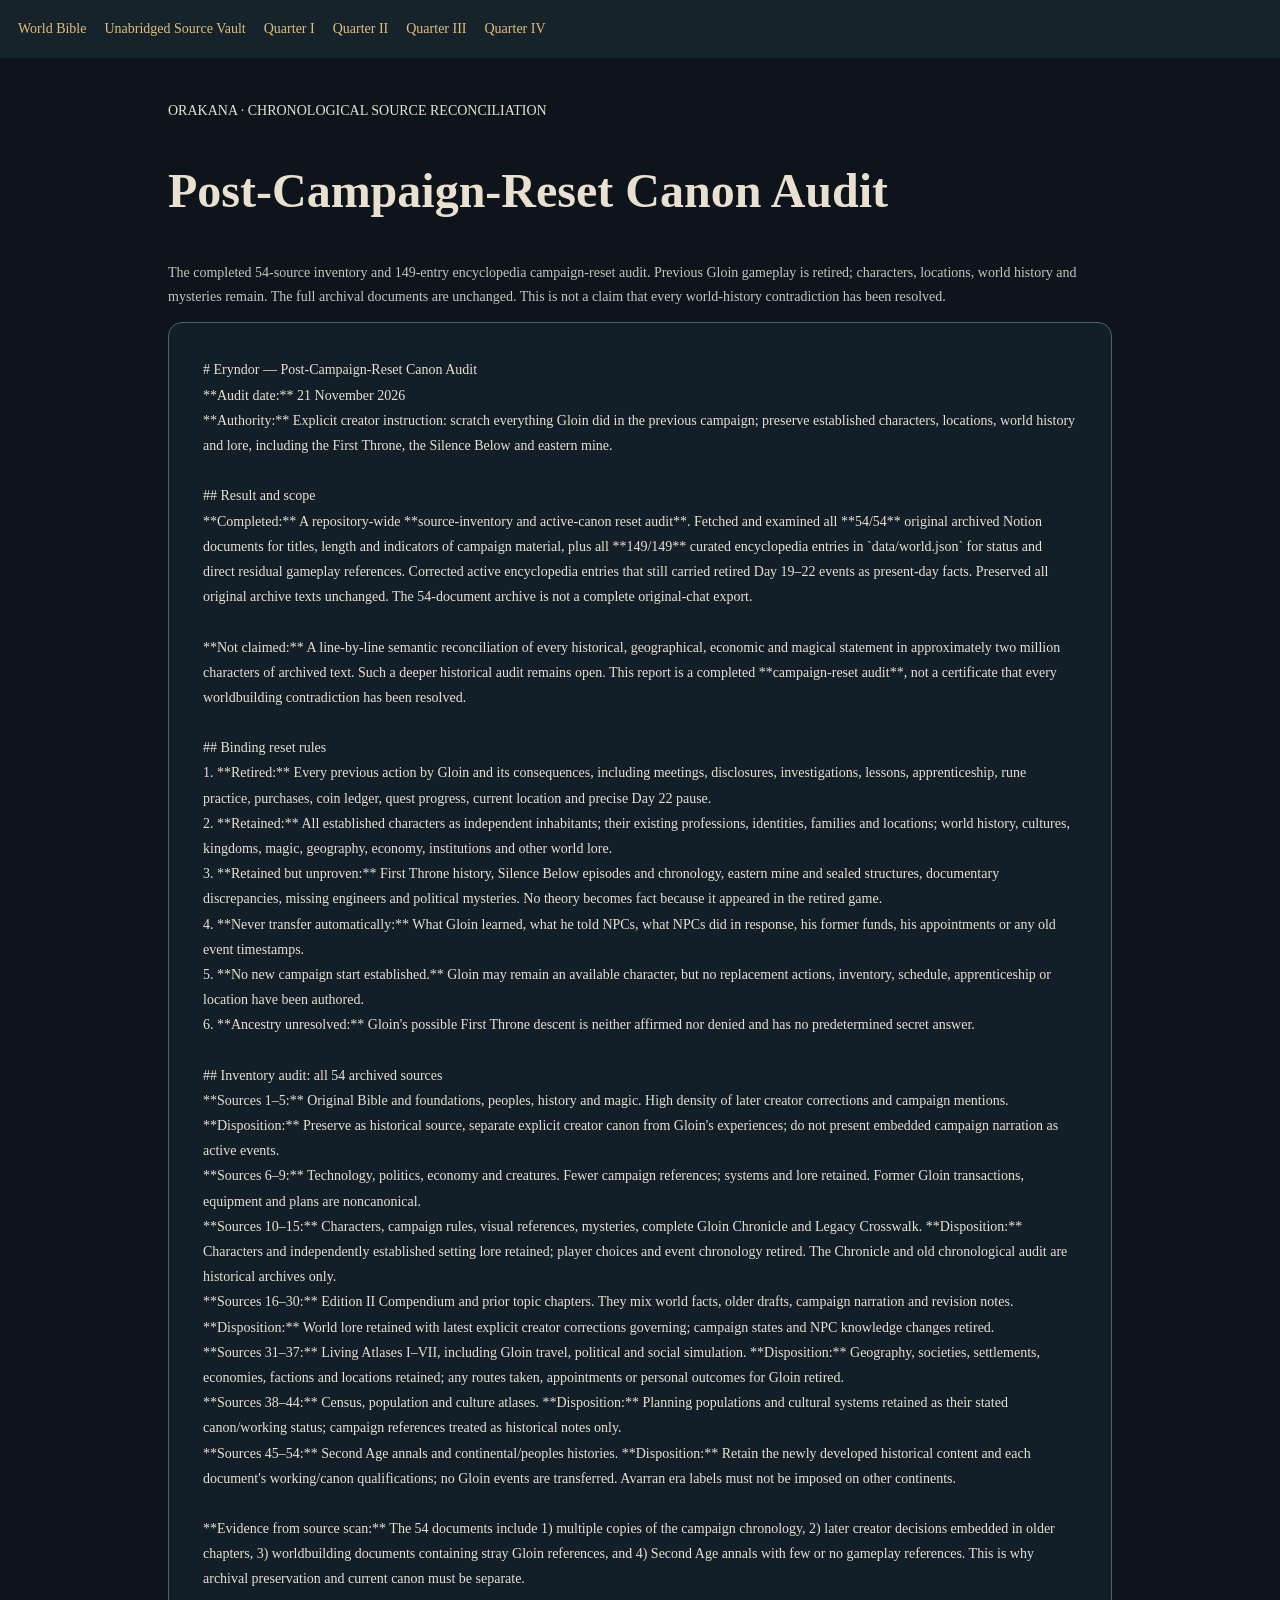
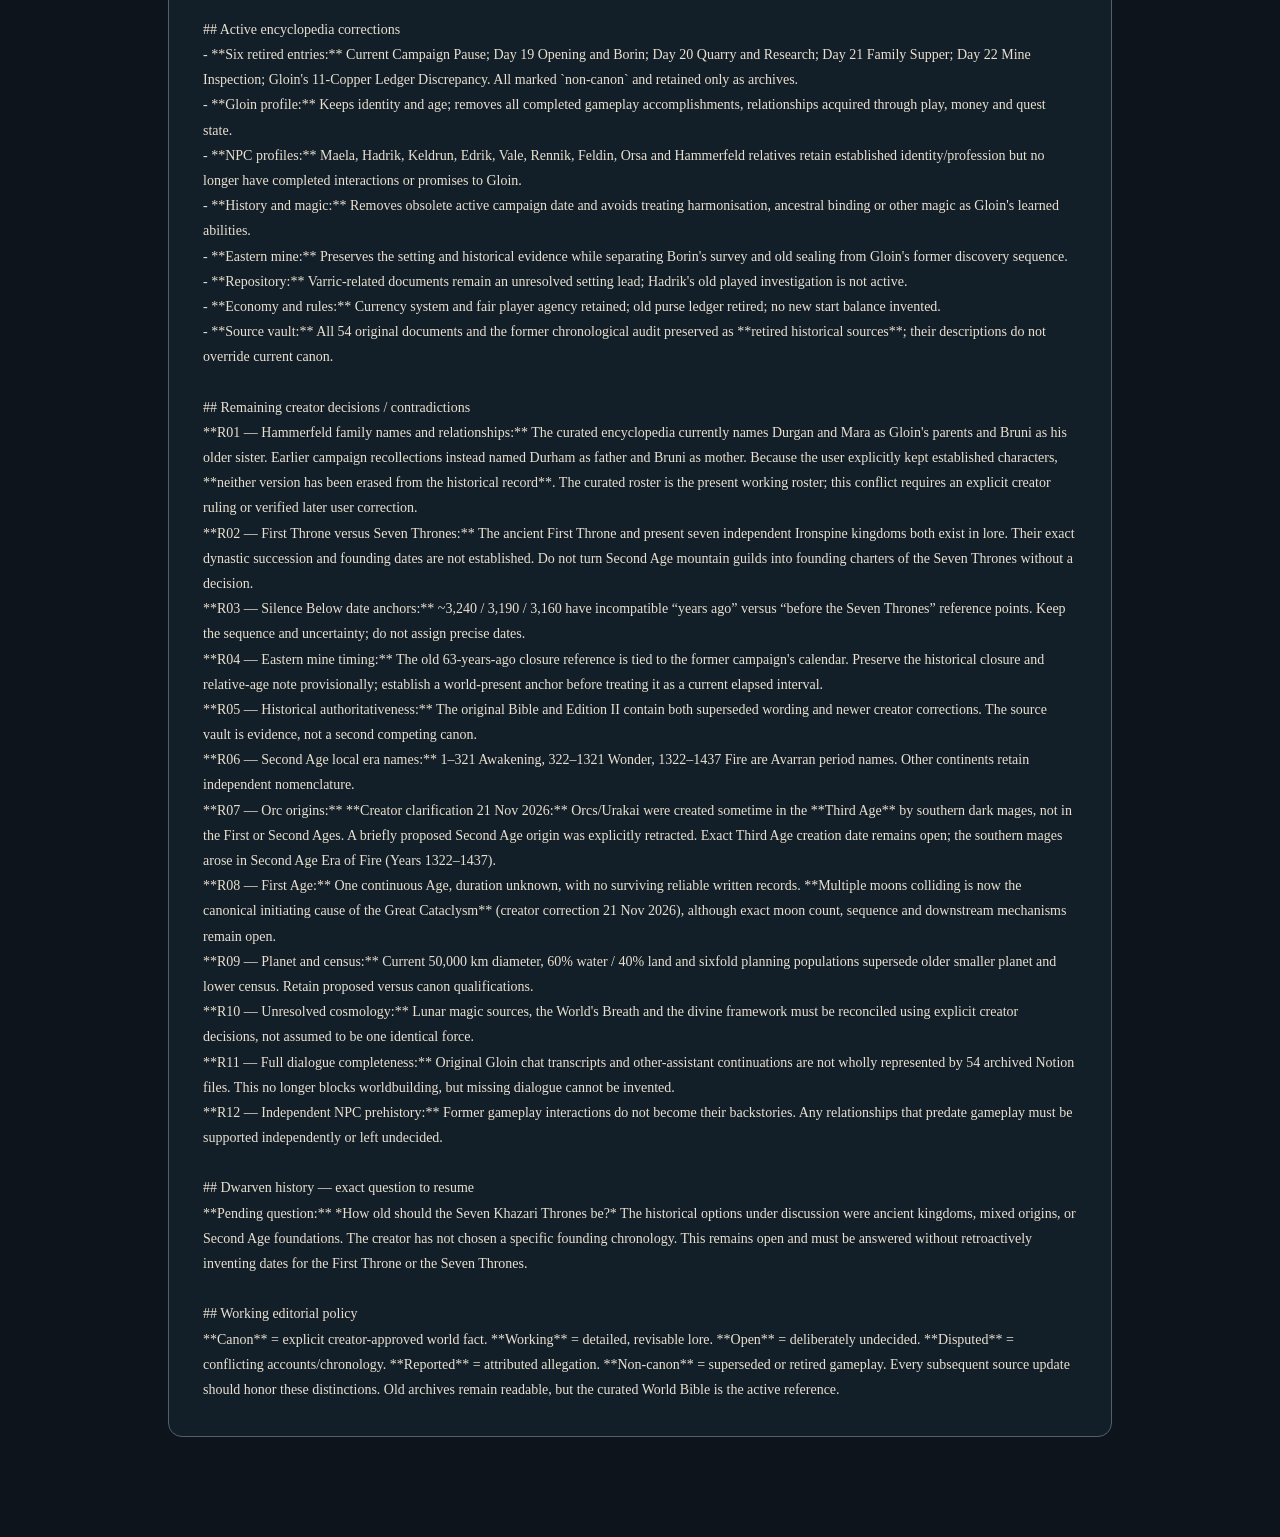
<file: chronological-audit.html>
<!doctype html><html lang="en"><head><meta charset="utf-8"><meta name="viewport" content="width=device-width,initial-scale=1"><title>Orakana — Canon Reset Audit</title><link rel="stylesheet" href="./styles.css"><style>body{background:#0d141c;color:#e9e0cf;font-family:Georgia,serif;margin:0}.wrap{max-width:980px;margin:auto;padding:28px 18px 100px}nav{display:flex;gap:18px;flex-wrap:wrap;padding:18px;background:#17232b}a{color:#dfbd7e}h1{font-size:clamp(2rem,5vw,3rem)}.intro{line-height:1.7;color:#c4c5bd}.text{white-space:pre-wrap;overflow-wrap:anywhere;font:inherit;line-height:1.8;padding:clamp(14px,4vw,34px);border:1px solid #52606a;border-radius:14px;background:#121e28}</style></head><body><nav><a href="./index.html">World Bible</a><a href="./vault.html">Unabridged Source Vault</a><a href="./quarter-1.html">Quarter I</a><a href="./quarter-2.html">Quarter II</a><a href="./quarter-3.html">Quarter III</a><a href="./quarter-4.html">Quarter IV</a></nav><main class="wrap"><p>ORAKANA · CHRONOLOGICAL SOURCE RECONCILIATION</p><h1>Post-Campaign-Reset Canon Audit</h1><p class="intro">The completed 54-source inventory and 149-entry encyclopedia campaign-reset audit. Previous Gloin gameplay is retired; characters, locations, world history and mysteries remain. The full archival documents are unchanged. This is not a claim that every world-history contradiction has been resolved.</p><article id="audit" class="text">Loading audit…</article></main><script>fetch('./CAMPAIGN-RESET-AUDIT.md').then(r=>{if(!r.ok)throw Error('HTTP '+r.status);return r.text()}).then(s=>document.getElementById('audit').textContent=s).catch(e=>document.getElementById('audit').textContent='Could not load audit: '+e.message)</script></body></html>
</file>
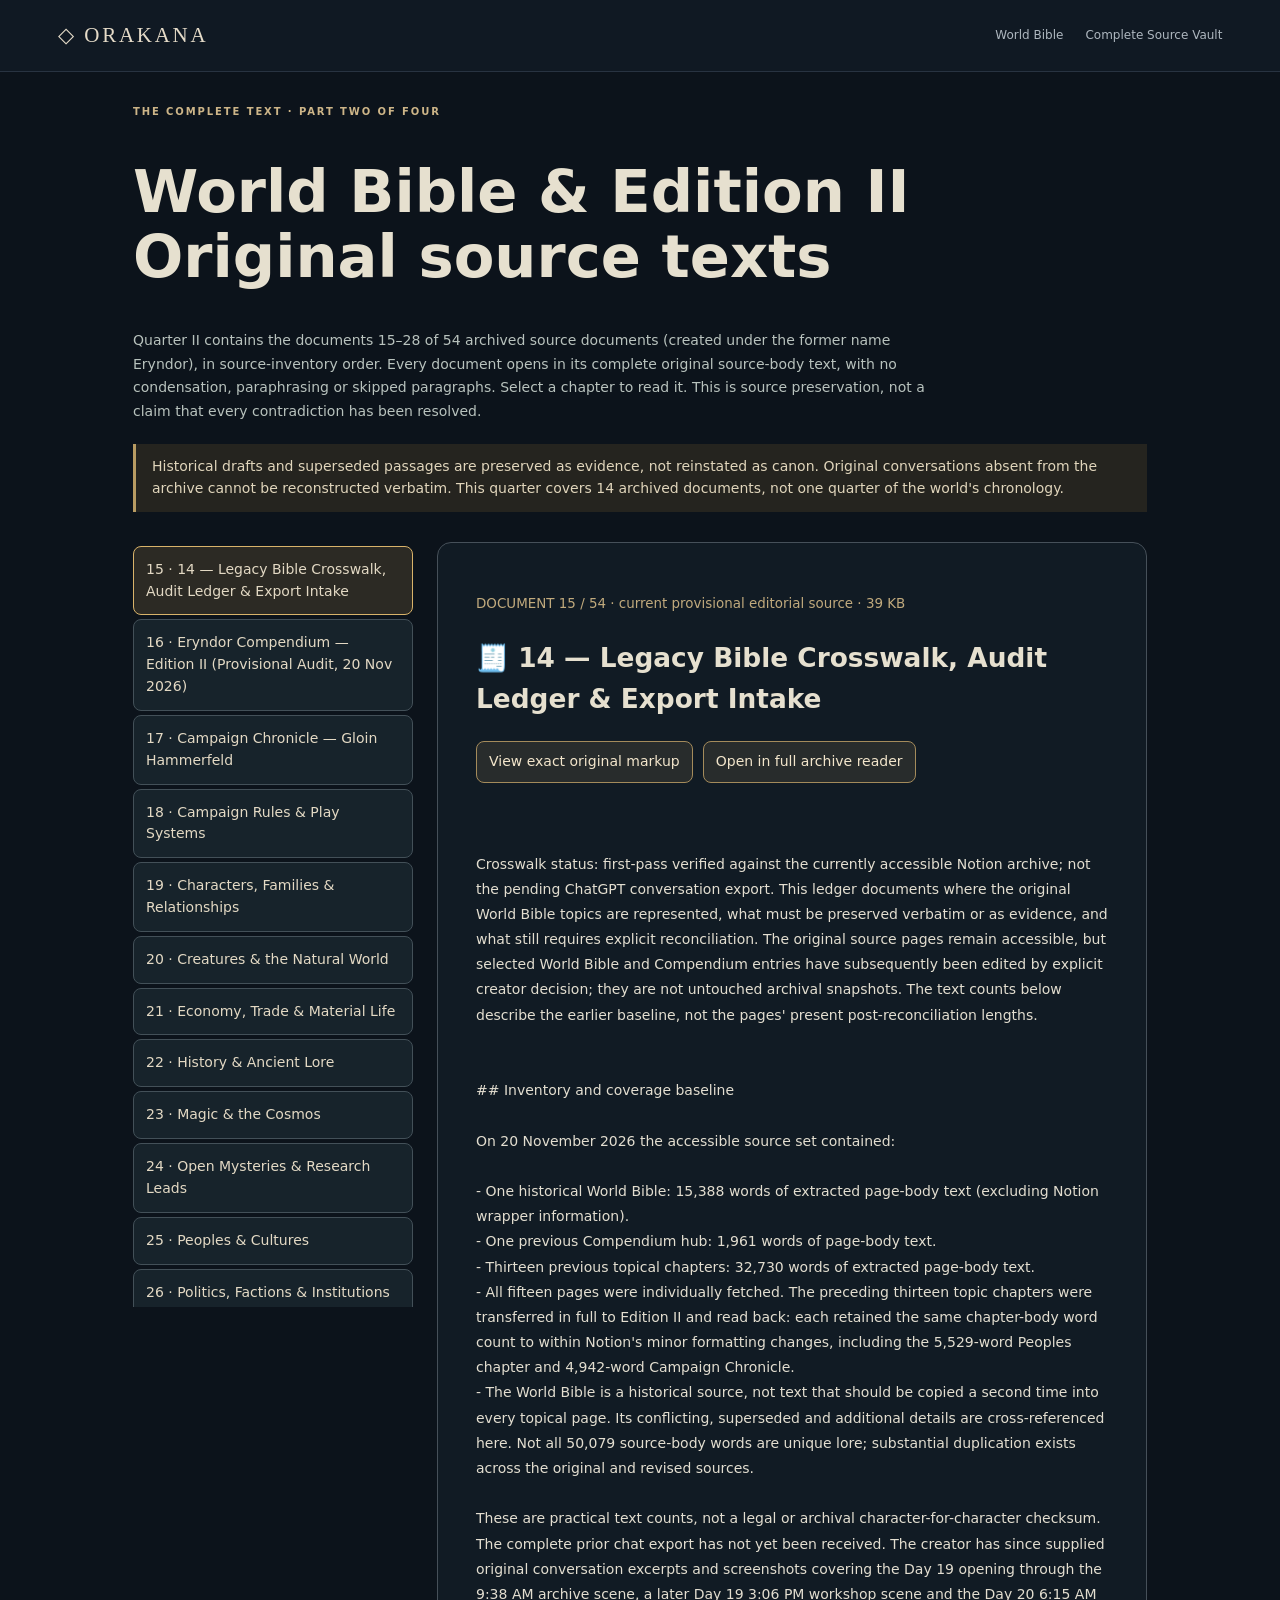
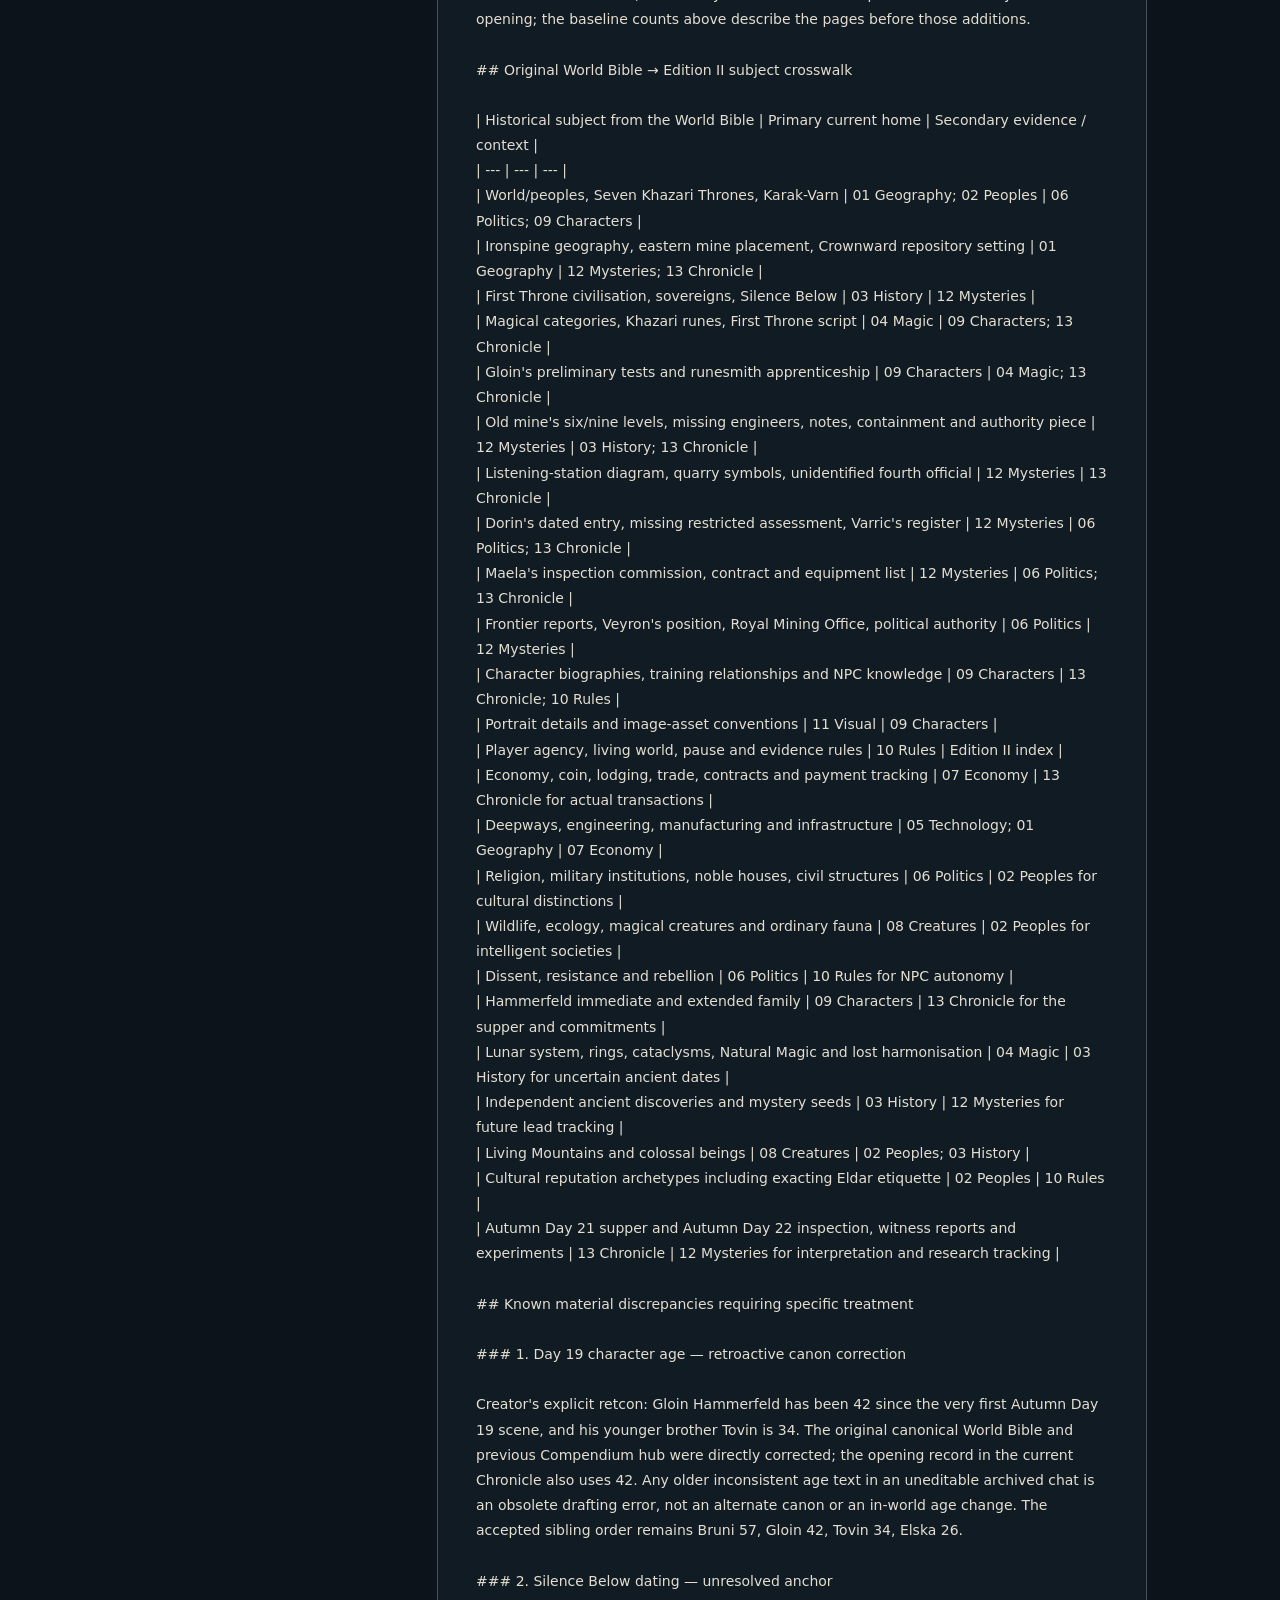
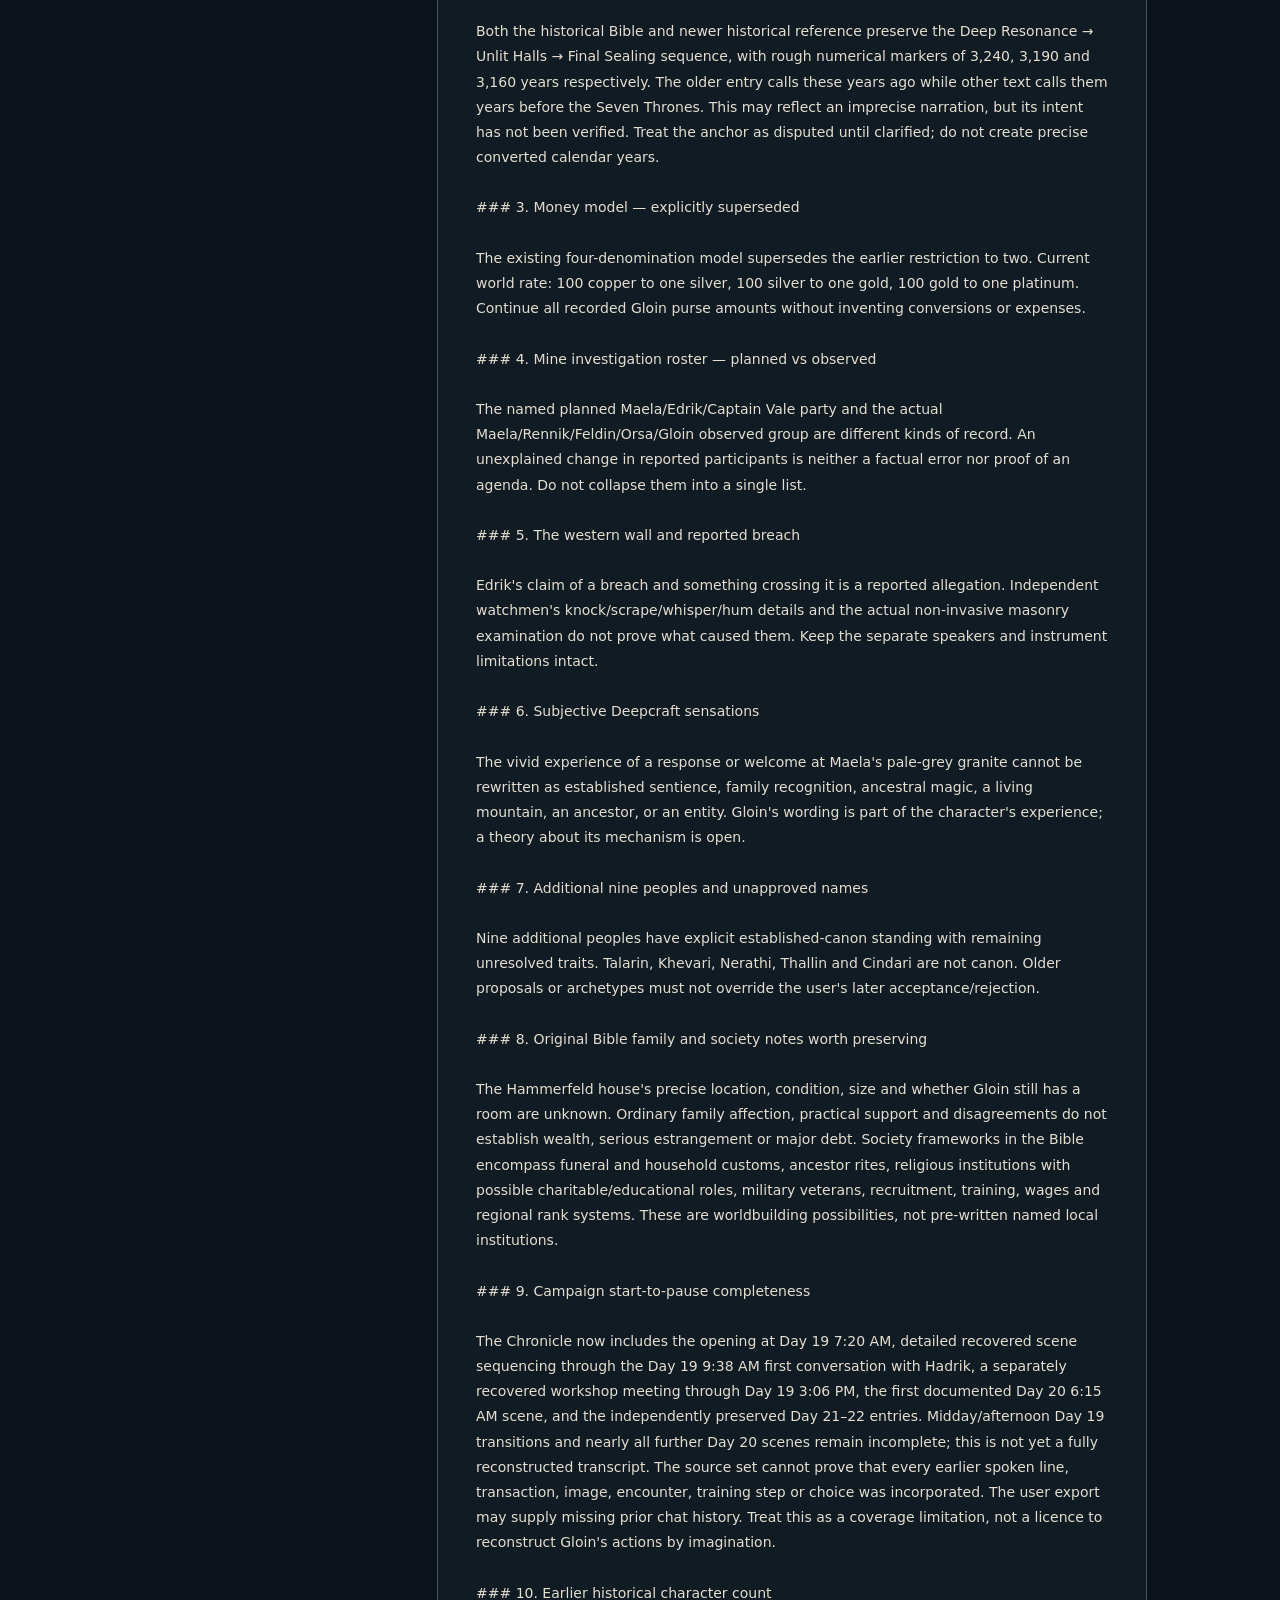
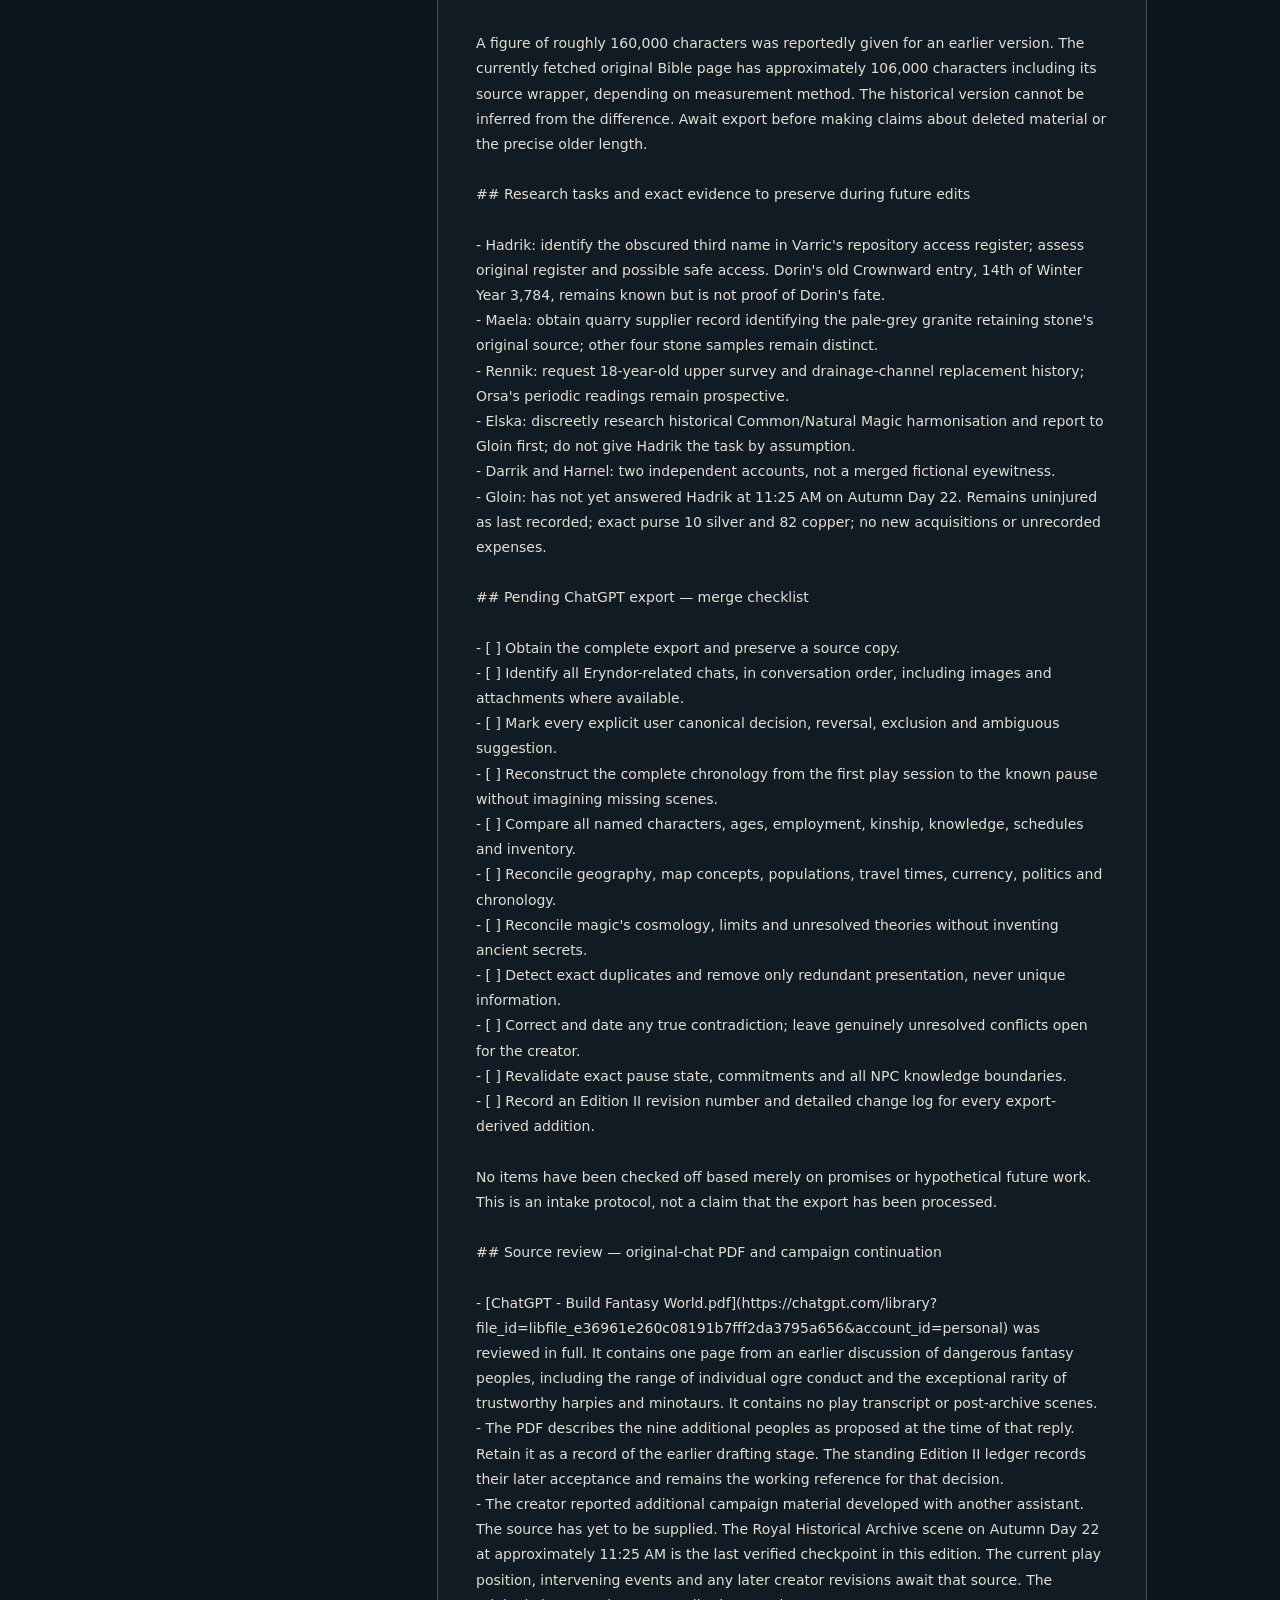
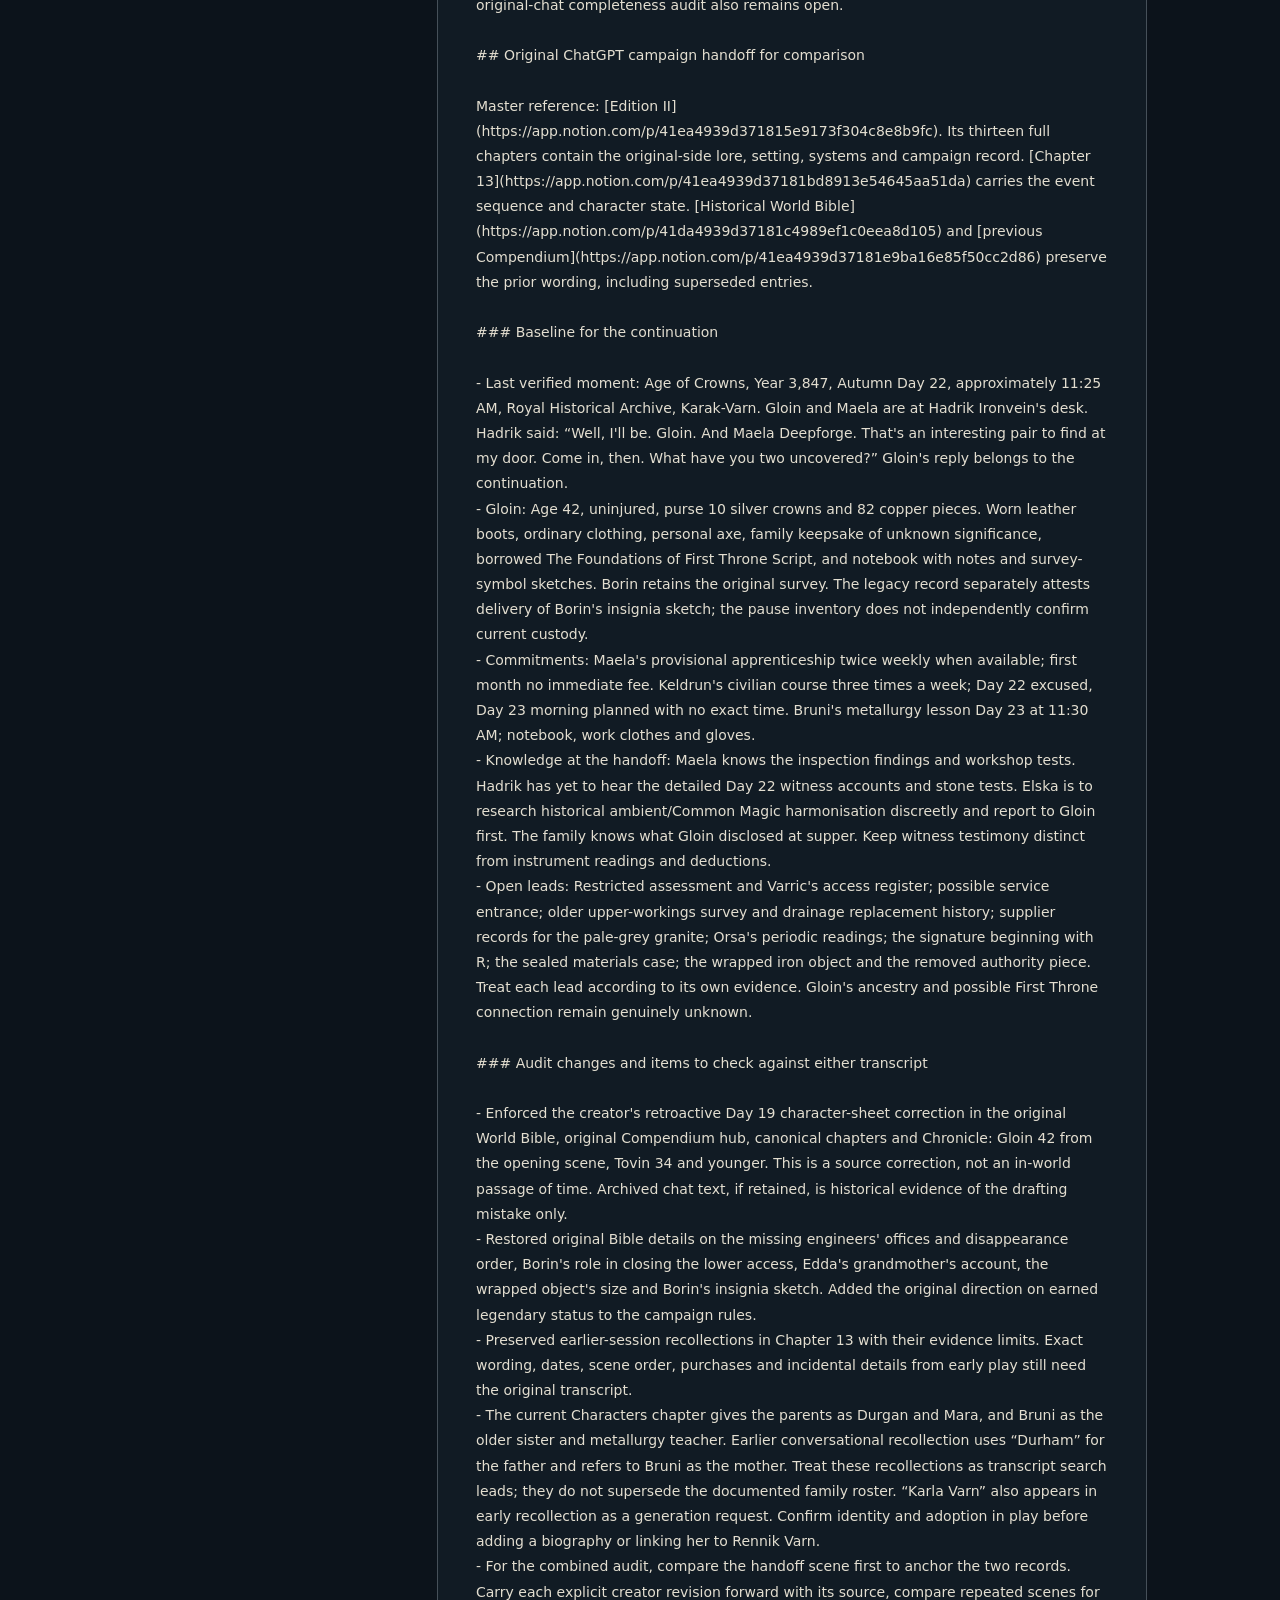
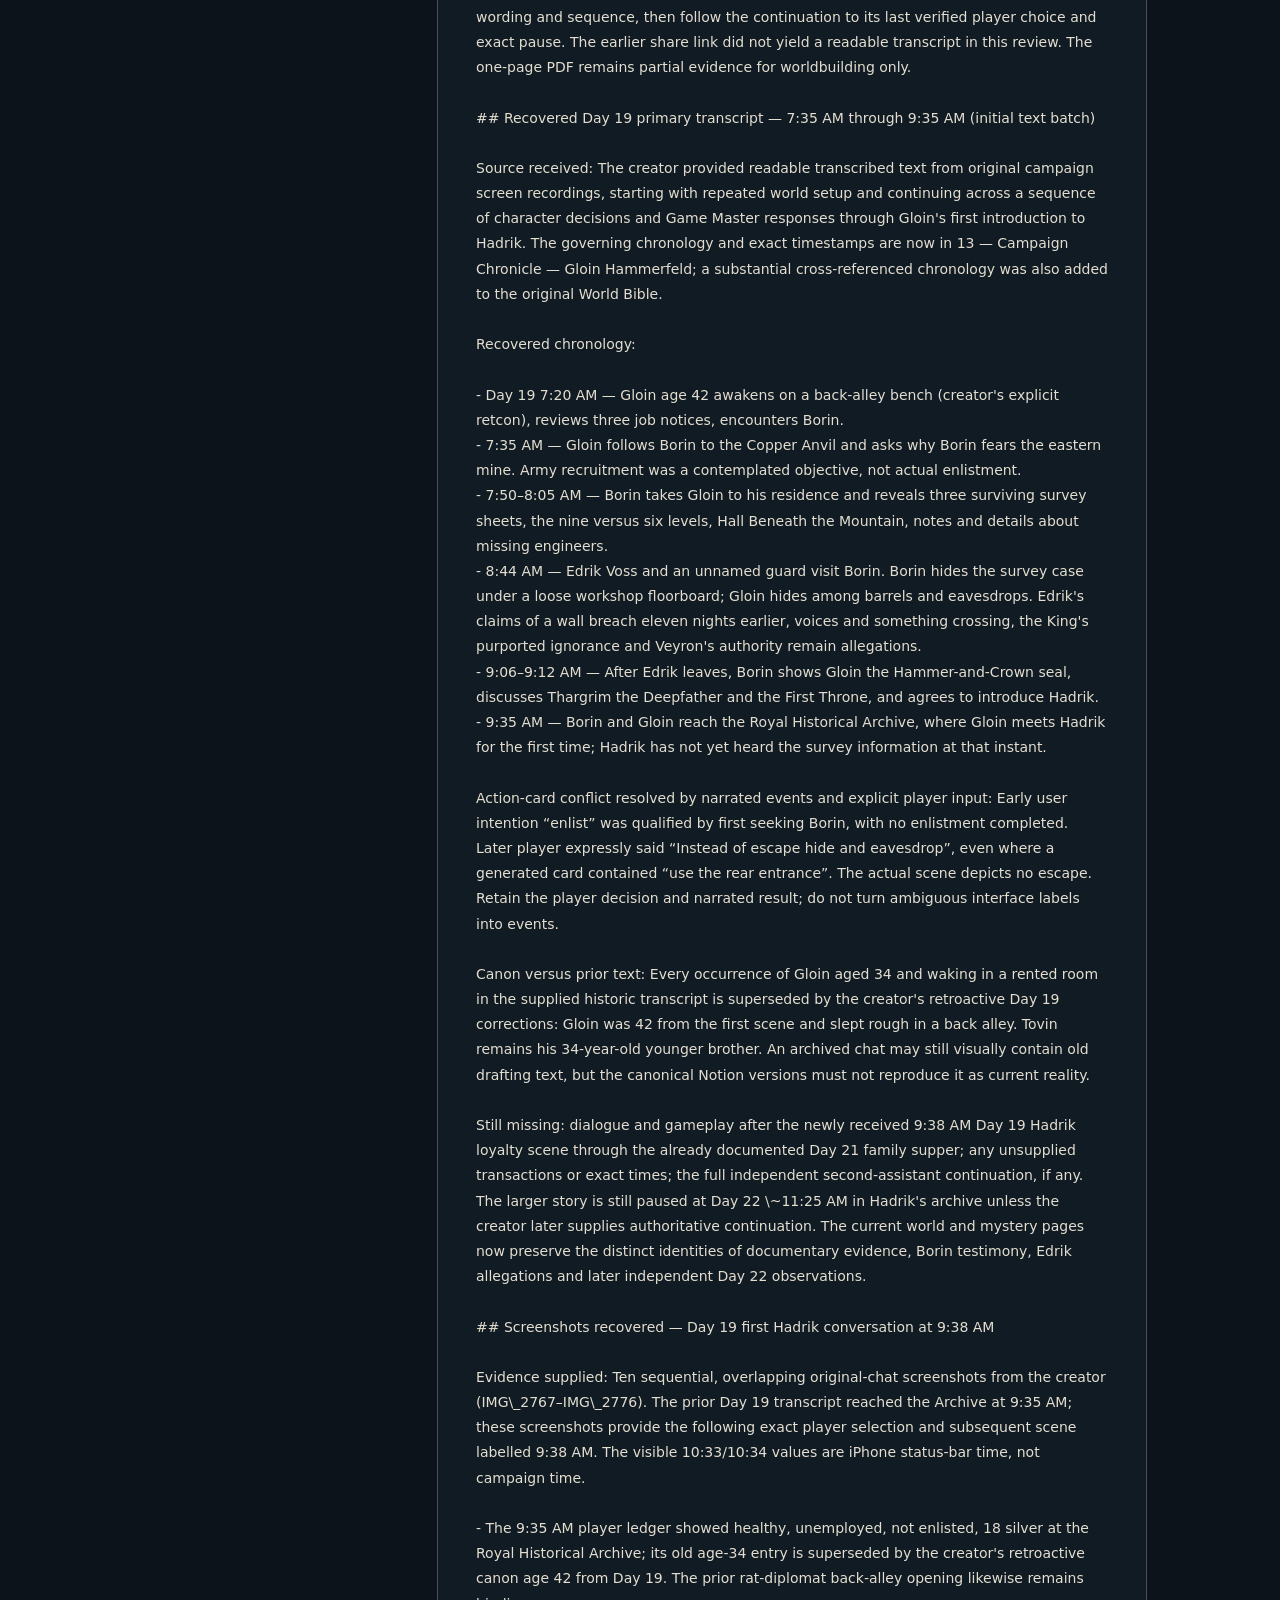
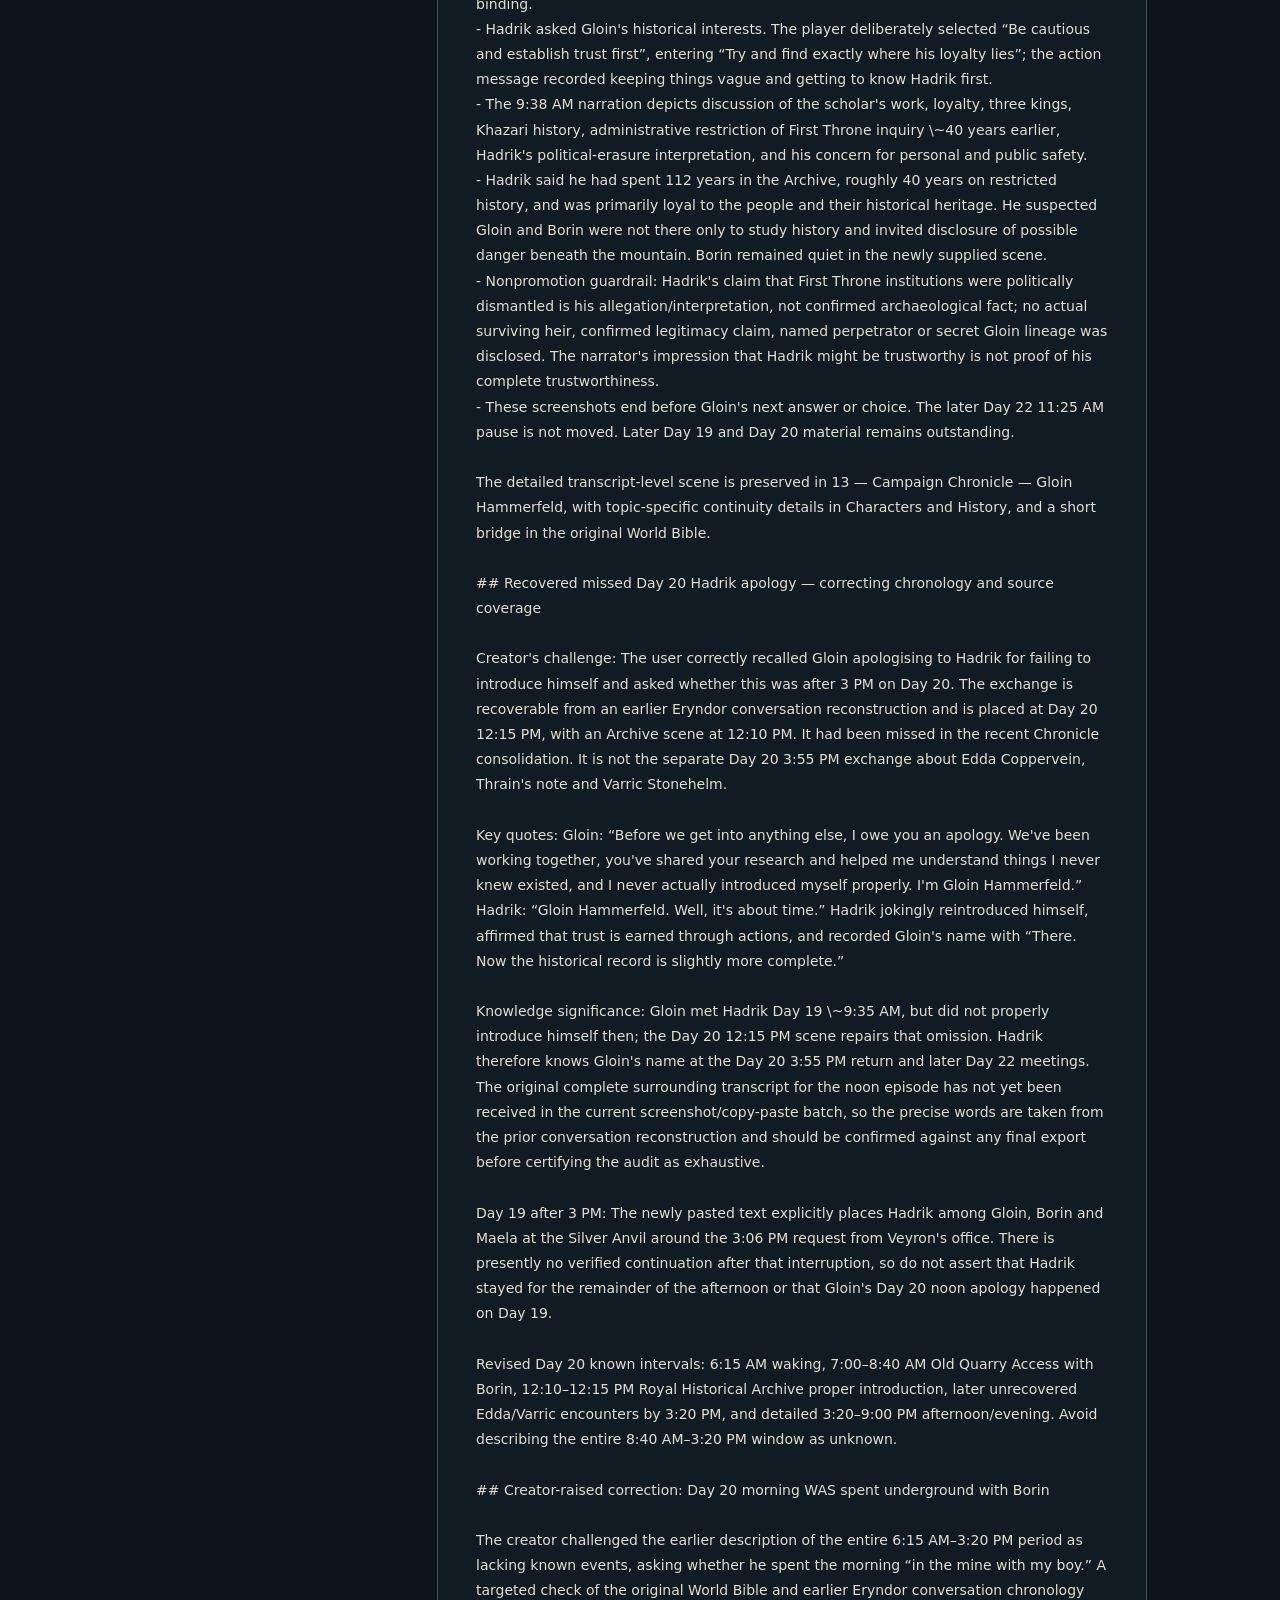
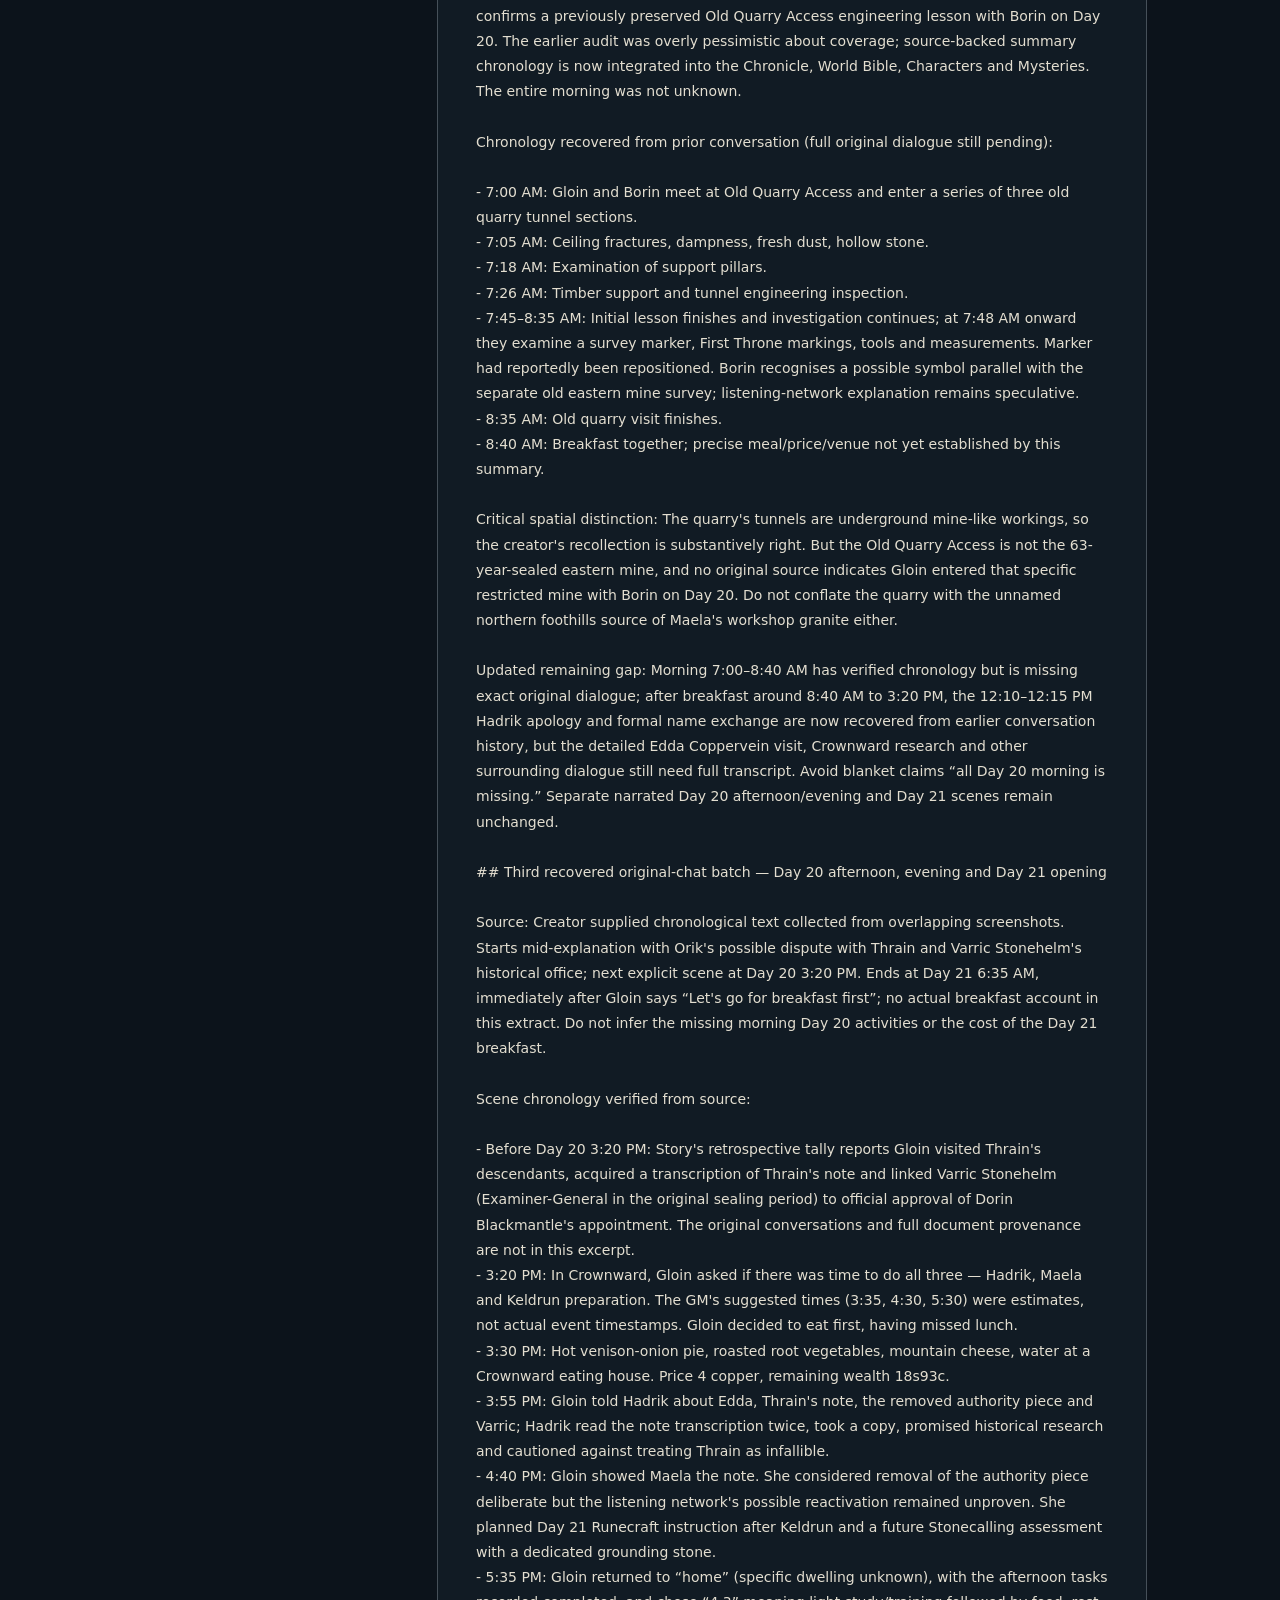
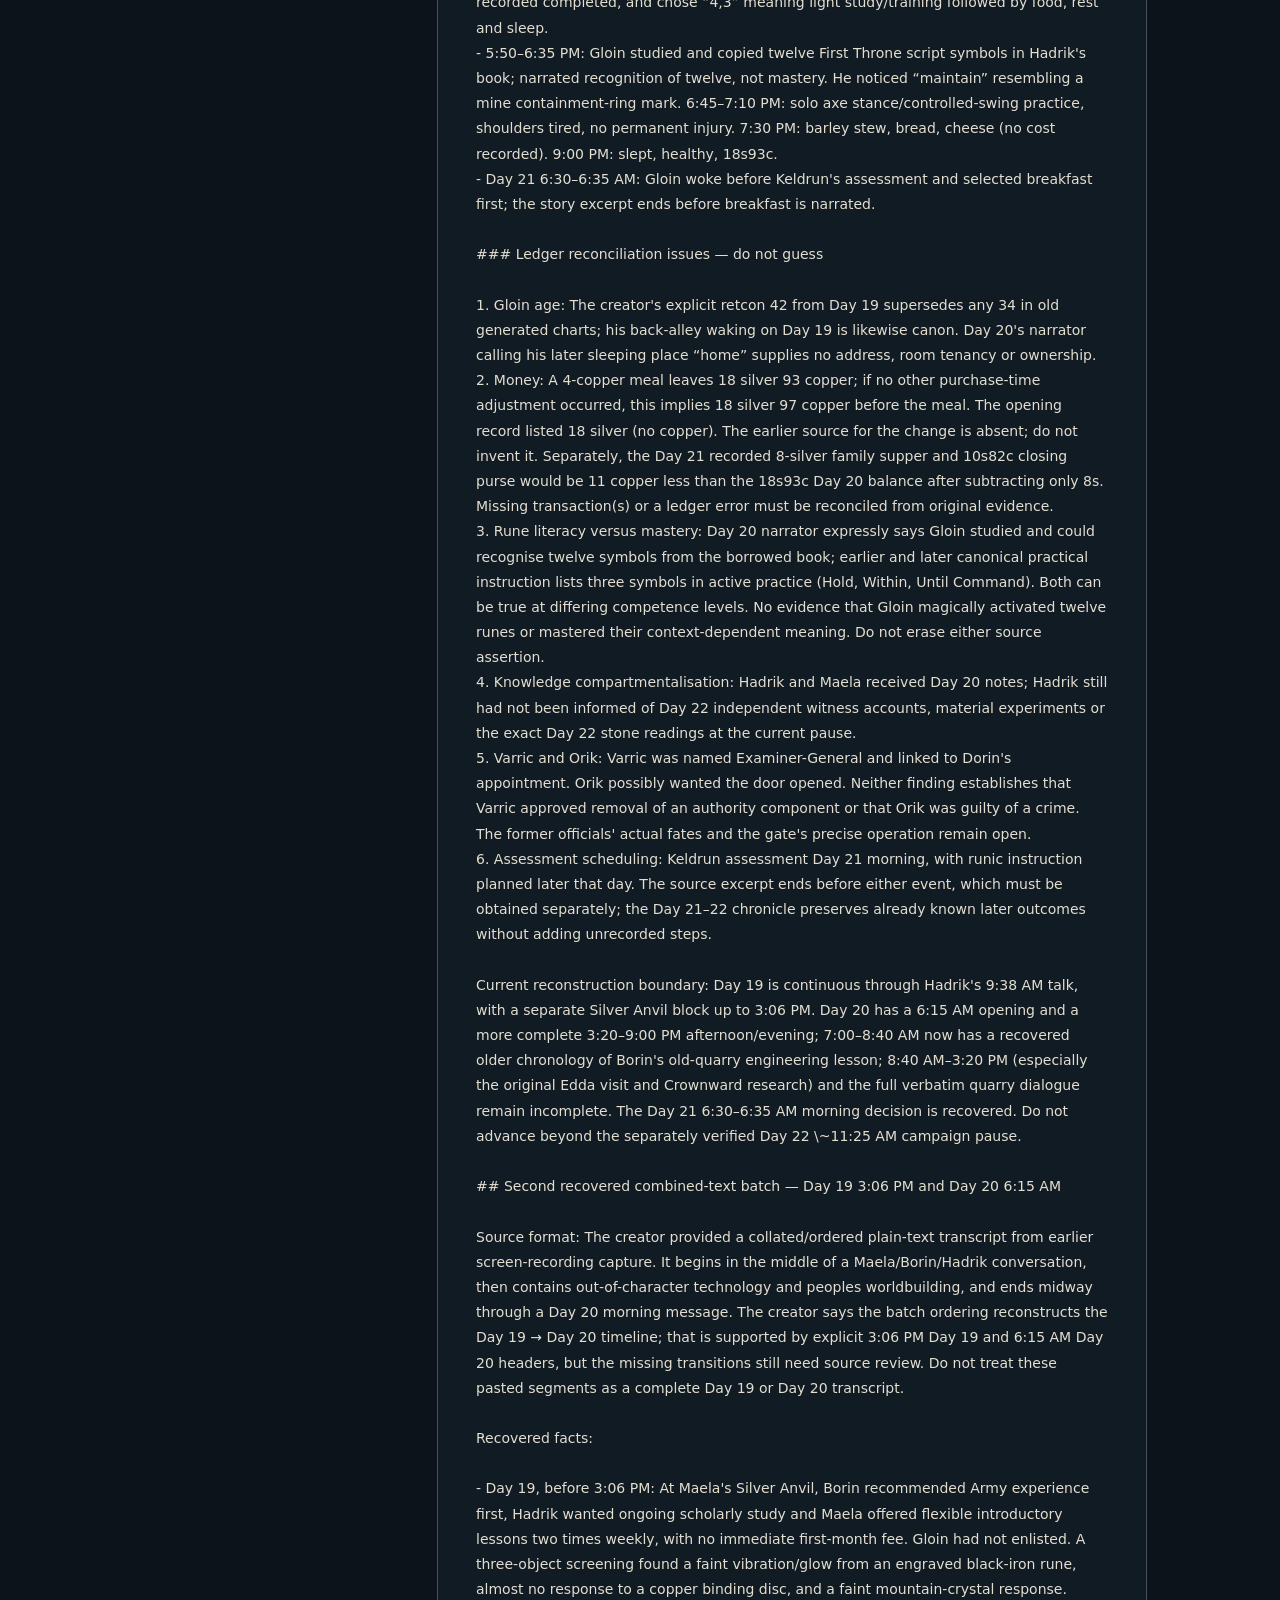
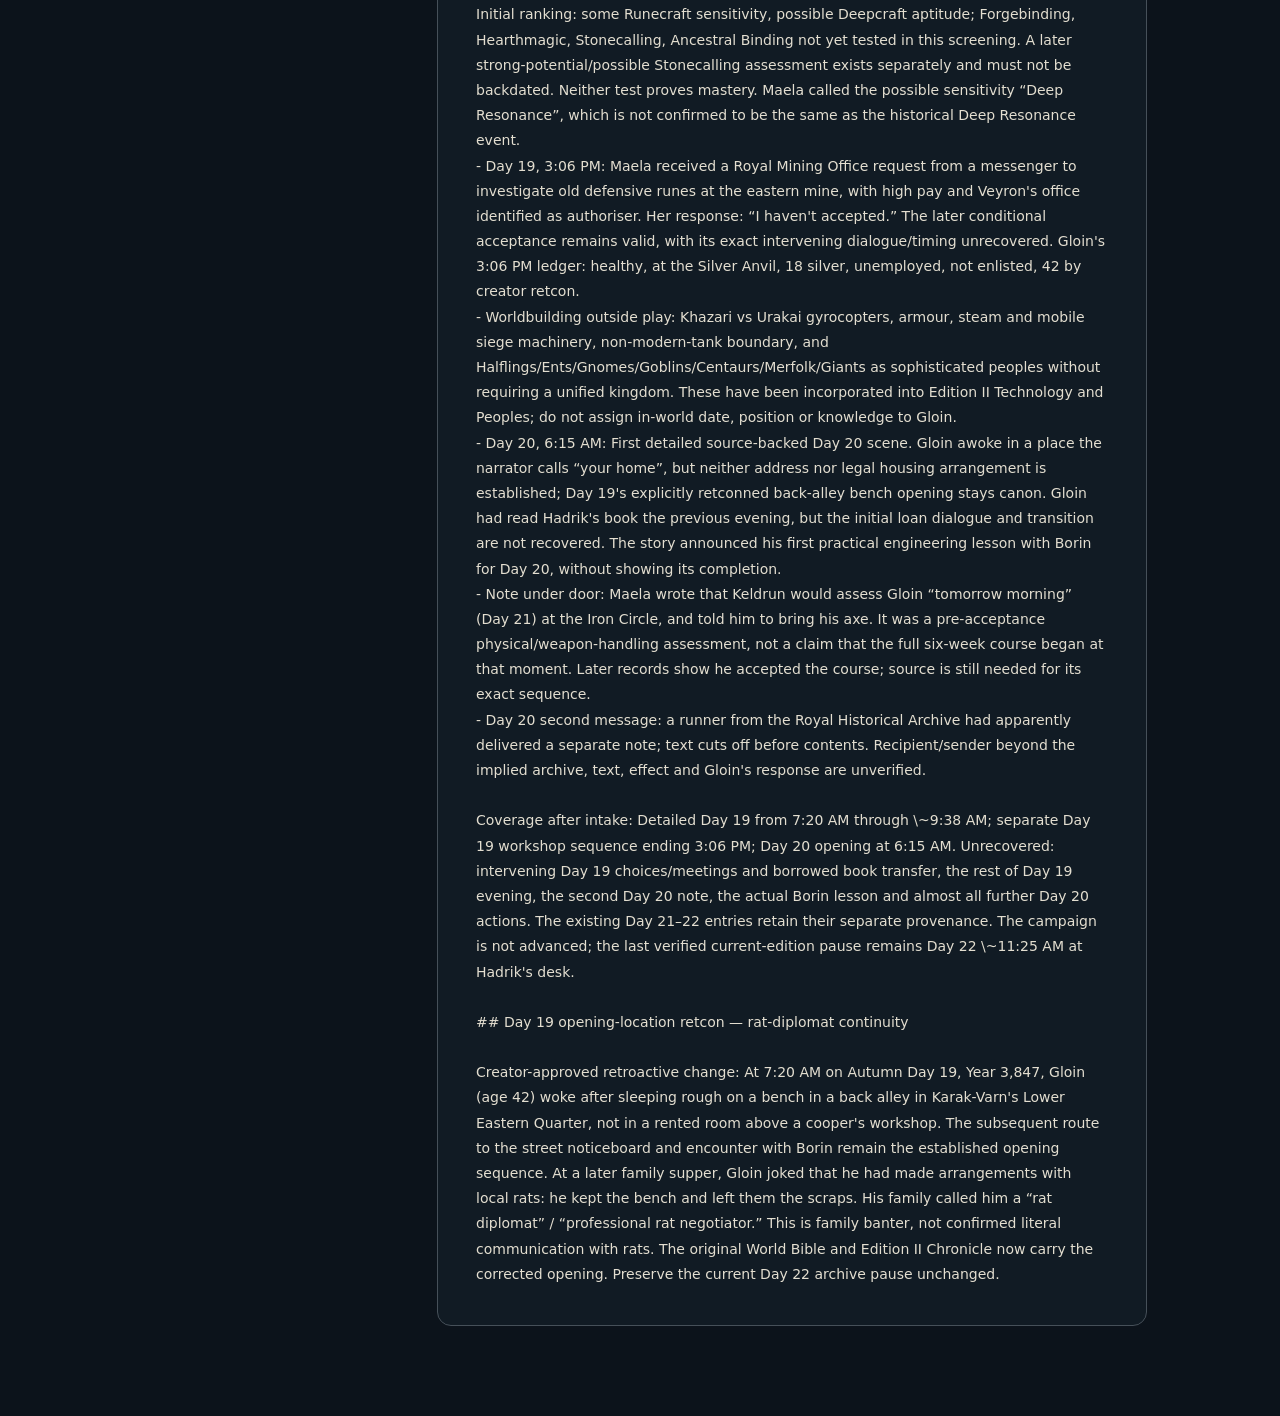
<file: quarter-2.html>
<!doctype html>
<html lang="en"><head><meta charset="utf-8"><meta name="viewport" content="width=device-width,initial-scale=1"><meta name="theme-color" content="#0d141c"><title>Orakana · Complete Text · Quarter II</title><link rel="stylesheet" href="./styles.css"><link rel="stylesheet" href="./vault.css"><style>
.qwrap{max-width:1050px;margin:auto;padding:32px 18px 90px;color:#e6e0cf}.qwrap h1{font-size:clamp(2rem,6vw,3.7rem);line-height:1.1}.qintro{max-width:800px;color:#b8c2bd;line-height:1.7}.qgrid{display:grid;grid-template-columns:minmax(180px,280px) 1fr;gap:24px;margin-top:30px}.qnav{position:sticky;top:16px;align-self:start;max-height:85vh;overflow:auto}.qnav button{display:block;width:100%;text-align:left;padding:12px;margin:4px 0;background:#17232b;color:#e3d9c4;border:1px solid #435058;border-radius:8px;cursor:pointer}.qnav button.active{border-color:#d9b36a;background:#2c2a24}.qdoc{background:#111b24;border:1px solid #465059;border-radius:14px;padding:clamp(16px,4vw,38px);min-height:450px}.qdoc h2{font-size:1.65rem}.qtext{white-space:pre-wrap;overflow-wrap:anywhere;font:inherit;line-height:1.8;color:#e3ded0}.qmeta{font-size:.84rem;color:#c1aa7d}.qactions{display:flex;flex-wrap:wrap;gap:10px;margin:18px 0}.qactions button,.qactions a{padding:9px 12px;border:1px solid #a48b5b;background:#282c2c;color:#f2e5cb;border-radius:8px;text-decoration:none;cursor:pointer}.qwarn{border-left:3px solid #b89b62;padding:12px 16px;background:#25241f;color:#e0d5bb;margin-top:20px}@media(max-width:700px){.qgrid{display:block}.qnav{position:static;max-height:250px;margin-bottom:20px}.qdoc{margin-top:16px}}
</style></head><body class="vault-body"><header class="vault-top"><a class="vault-brand" href="./index.html">◇ ORAKANA</a><nav class="vault-links"><a href="./index.html">World Bible</a><a href="./vault.html">Complete Source Vault</a></nav></header><main class="qwrap"><p class="vault-kicker">THE COMPLETE TEXT · PART TWO OF FOUR</p><h1>World Bible &amp; Edition II<br>Original source texts</h1><p class="qintro">Quarter II contains the documents 15–28 of 54 archived source documents (created under the former name Eryndor), in source-inventory order. Every document opens in its complete original source-body text, with no condensation, paraphrasing or skipped paragraphs. Select a chapter to read it. This is source preservation, not a claim that every contradiction has been resolved.</p><div class="qwarn">Historical drafts and superseded passages are preserved as evidence, not reinstated as canon. Original conversations absent from the archive cannot be reconstructed verbatim. This quarter covers 14 archived documents, not one quarter of the world's chronology.</div><div class="qgrid"><aside class="qnav" id="chapters" aria-label="Complete chapters">Loading chapters…</aside><article class="qdoc" id="document"><h2>Quarter II</h2><p>Choose a chapter to read the unabridged source text.</p></article></div></main><script>
const nav=document.getElementById('chapters'),panel=document.getElementById('document');let sources=[],active=-1,raw=false,loaded=null;
const esc=s=>String(s??'').replace(/[&<>"']/g,c=>({'&':'&amp;','<':'&lt;','>':'&gt;','"':'&quot;',"'":'&#39;'}[c]));
function plain(s){return String(s).replace(/<callout[^>]*>/g,'').replace(/<\/callout>/g,'').replace(/<[^>]*>/g,'').replace(/&amp;/g,'&').replace(/&lt;/g,'<').replace(/&gt;/g,'>');}
function render(){if(!loaded)return;const item=sources[active];panel.innerHTML='<p class="qmeta">DOCUMENT '+(active+15)+' / 54 · '+esc(item.authority)+' · '+Math.round(item.bytes/1024)+' KB</p><h2>'+esc(loaded.title)+'</h2><div class="qactions"><button id="toggle">'+(raw?'Read source as plain text':'View exact original markup')+'</button><a href="./vault.html#source/'+encodeURIComponent(item.id)+'">Open in full archive reader</a></div><div class="qtext">'+esc(raw?loaded.rawNotionMarkup:plain(loaded.rawNotionMarkup))+'</div>';document.getElementById('toggle').onclick=()=>{raw=!raw;render()};}
async function openChapter(i){active=i;raw=false;nav.querySelectorAll('button').forEach((b,j)=>b.classList.toggle('active',j===i));panel.innerHTML='<p>Loading the complete source document…</p>';try{let res=await fetch(sources[i].path);if(!res.ok)throw Error('HTTP '+res.status);const doc=await res.json();if(doc.id!==sources[i].id||typeof doc.rawNotionMarkup!=='string')throw Error('Source validation failed');loaded=doc;render();location.hash='chapter-'+(i+1)}catch(e){panel.textContent='Unable to load this chapter: '+e.message}}
fetch('./data/source-vault-index.json').then(r=>r.json()).then(m=>{sources=m.sources.slice(14,28);nav.innerHTML='';sources.forEach((s,i)=>{const b=document.createElement('button');b.textContent=String(i+15).padStart(2,'0')+' · '+s.title;b.onclick=()=>openChapter(i);nav.appendChild(b)});const match=location.hash.match(/^#chapter-(\d+)$/);openChapter(match&&+match[1]>=1&&+match[1]<=14?+match[1]-1:0)}).catch(e=>nav.textContent='Unable to load source index: '+e.message);
</script></body></html>
</file>
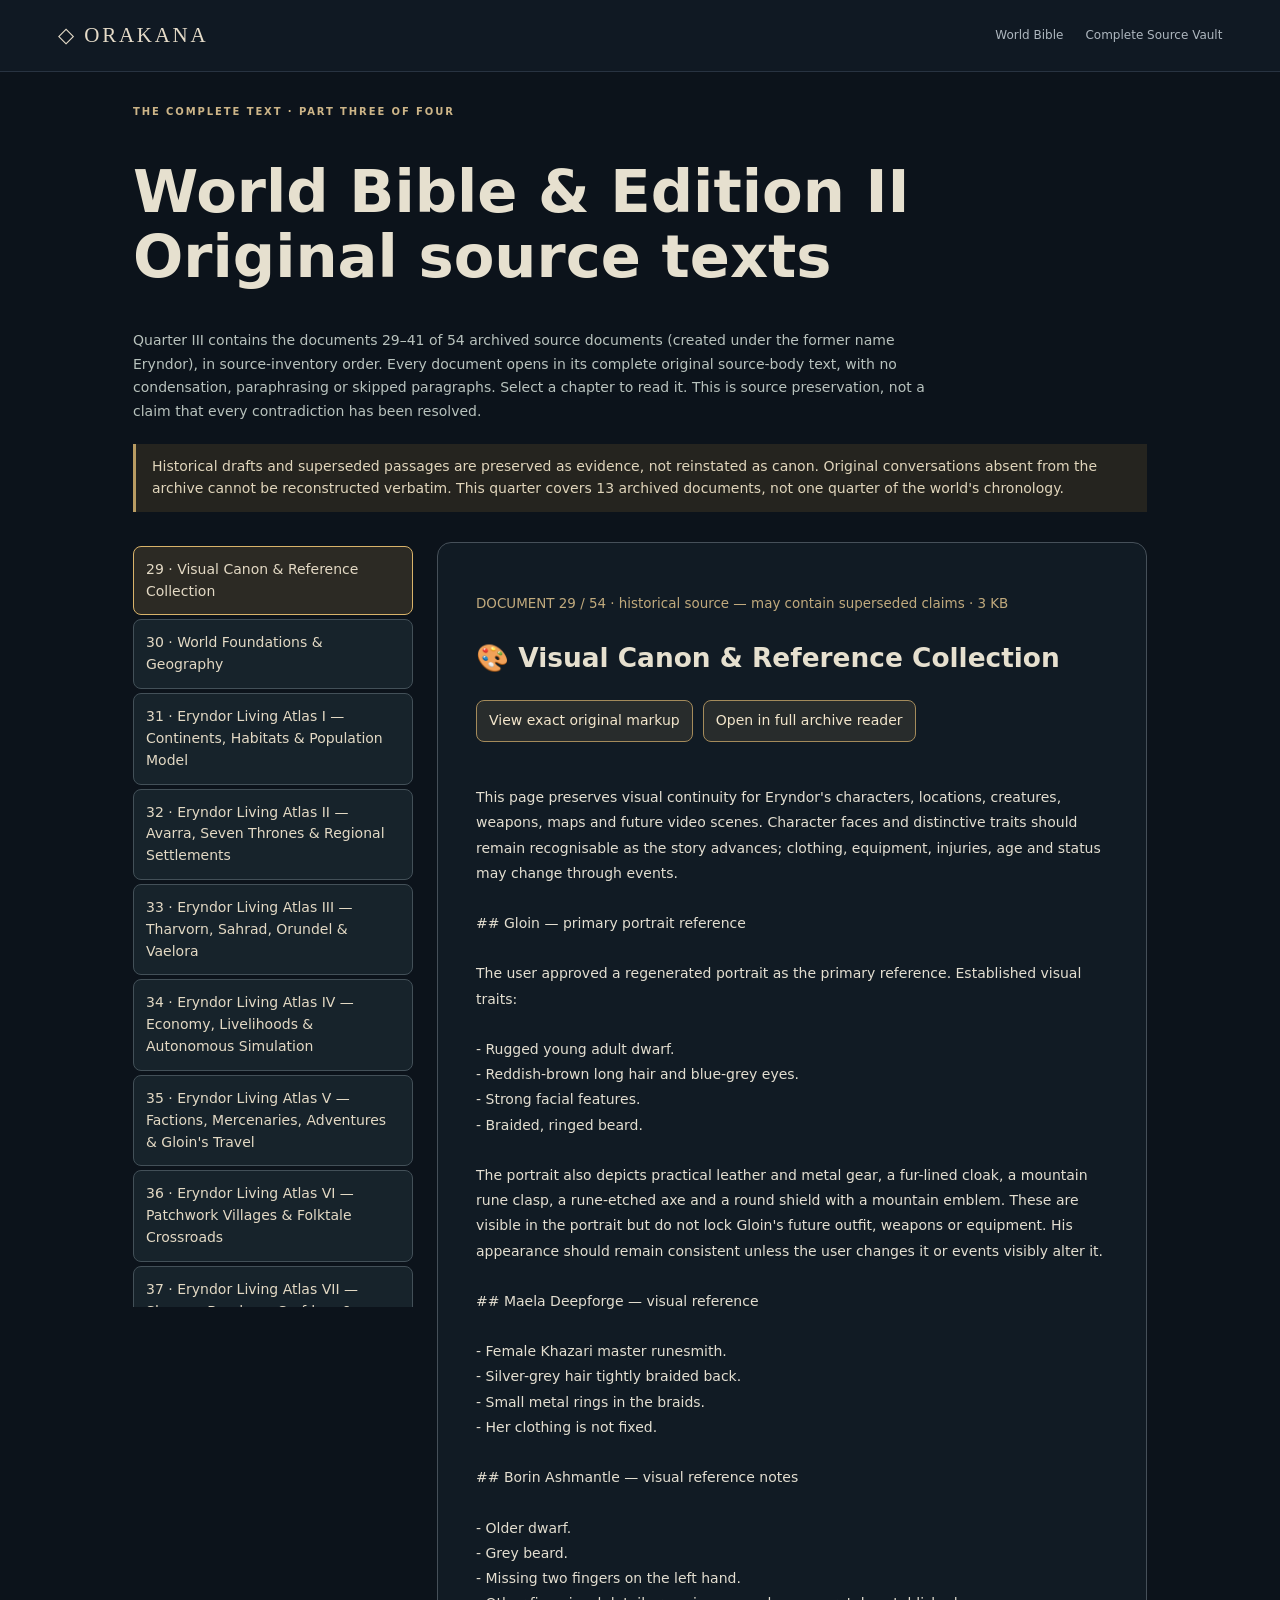
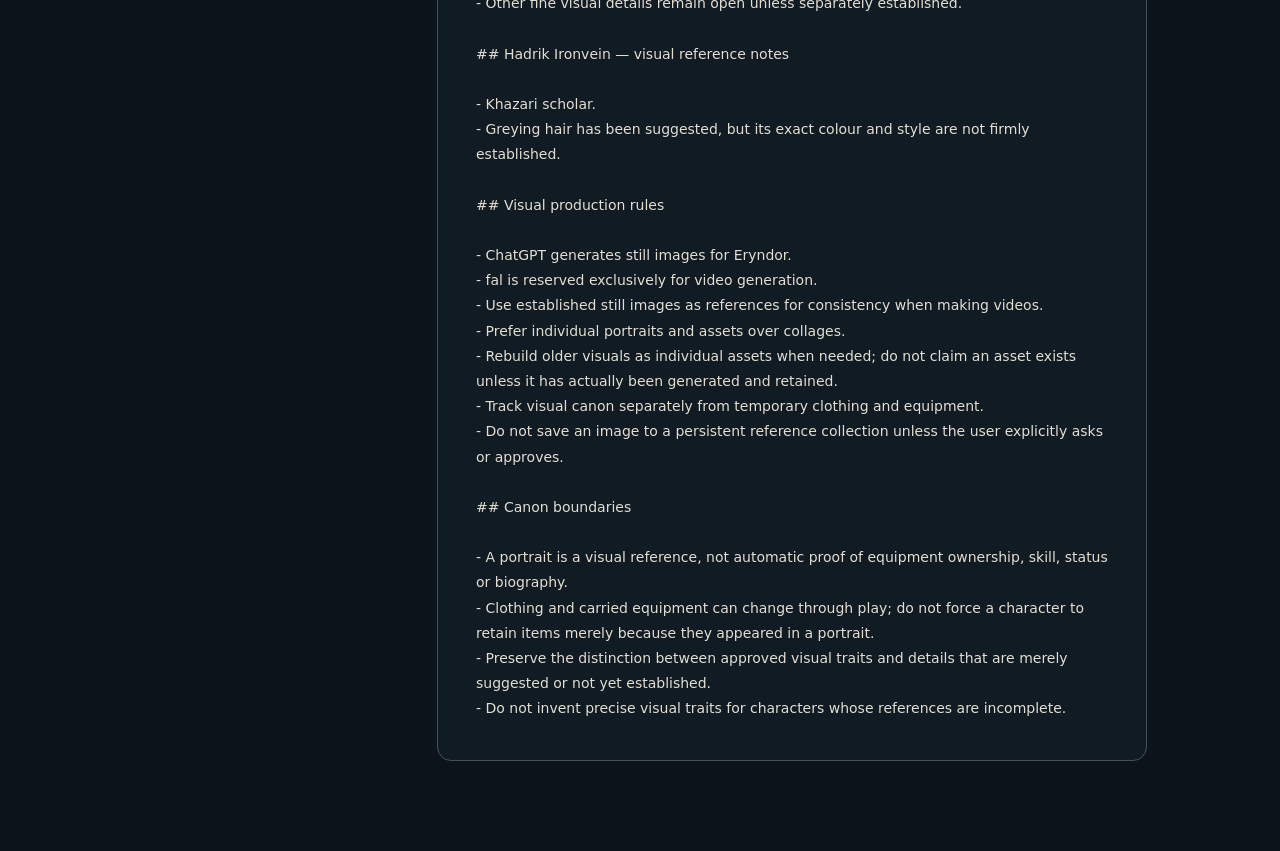
<file: quarter-3.html>
<!doctype html>
<html lang="en"><head><meta charset="utf-8"><meta name="viewport" content="width=device-width,initial-scale=1"><meta name="theme-color" content="#0d141c"><title>Orakana · Complete Text · Quarter III</title><link rel="stylesheet" href="./styles.css"><link rel="stylesheet" href="./vault.css"><style>
.qwrap{max-width:1050px;margin:auto;padding:32px 18px 90px;color:#e6e0cf}.qwrap h1{font-size:clamp(2rem,6vw,3.7rem);line-height:1.1}.qintro{max-width:800px;color:#b8c2bd;line-height:1.7}.qgrid{display:grid;grid-template-columns:minmax(180px,280px) 1fr;gap:24px;margin-top:30px}.qnav{position:sticky;top:16px;align-self:start;max-height:85vh;overflow:auto}.qnav button{display:block;width:100%;text-align:left;padding:12px;margin:4px 0;background:#17232b;color:#e3d9c4;border:1px solid #435058;border-radius:8px;cursor:pointer}.qnav button.active{border-color:#d9b36a;background:#2c2a24}.qdoc{background:#111b24;border:1px solid #465059;border-radius:14px;padding:clamp(16px,4vw,38px);min-height:450px}.qdoc h2{font-size:1.65rem}.qtext{white-space:pre-wrap;overflow-wrap:anywhere;font:inherit;line-height:1.8;color:#e3ded0}.qmeta{font-size:.84rem;color:#c1aa7d}.qactions{display:flex;flex-wrap:wrap;gap:10px;margin:18px 0}.qactions button,.qactions a{padding:9px 12px;border:1px solid #a48b5b;background:#282c2c;color:#f2e5cb;border-radius:8px;text-decoration:none;cursor:pointer}.qwarn{border-left:3px solid #b89b62;padding:12px 16px;background:#25241f;color:#e0d5bb;margin-top:20px}@media(max-width:700px){.qgrid{display:block}.qnav{position:static;max-height:250px;margin-bottom:20px}.qdoc{margin-top:16px}}
</style></head><body class="vault-body"><header class="vault-top"><a class="vault-brand" href="./index.html">◇ ORAKANA</a><nav class="vault-links"><a href="./index.html">World Bible</a><a href="./vault.html">Complete Source Vault</a></nav></header><main class="qwrap"><p class="vault-kicker">THE COMPLETE TEXT · PART THREE OF FOUR</p><h1>World Bible &amp; Edition II<br>Original source texts</h1><p class="qintro">Quarter III contains the documents 29–41 of 54 archived source documents (created under the former name Eryndor), in source-inventory order. Every document opens in its complete original source-body text, with no condensation, paraphrasing or skipped paragraphs. Select a chapter to read it. This is source preservation, not a claim that every contradiction has been resolved.</p><div class="qwarn">Historical drafts and superseded passages are preserved as evidence, not reinstated as canon. Original conversations absent from the archive cannot be reconstructed verbatim. This quarter covers 13 archived documents, not one quarter of the world's chronology.</div><div class="qgrid"><aside class="qnav" id="chapters" aria-label="Complete chapters">Loading chapters…</aside><article class="qdoc" id="document"><h2>Quarter III</h2><p>Choose a chapter to read the unabridged source text.</p></article></div></main><script>
const nav=document.getElementById('chapters'),panel=document.getElementById('document');let sources=[],active=-1,raw=false,loaded=null;
const esc=s=>String(s??'').replace(/[&<>"']/g,c=>({'&':'&amp;','<':'&lt;','>':'&gt;','"':'&quot;',"'":'&#39;'}[c]));
function plain(s){return String(s).replace(/<callout[^>]*>/g,'').replace(/<\/callout>/g,'').replace(/<[^>]*>/g,'').replace(/&amp;/g,'&').replace(/&lt;/g,'<').replace(/&gt;/g,'>');}
function render(){if(!loaded)return;const item=sources[active];panel.innerHTML='<p class="qmeta">DOCUMENT '+(active+29)+' / 54 · '+esc(item.authority)+' · '+Math.round(item.bytes/1024)+' KB</p><h2>'+esc(loaded.title)+'</h2><div class="qactions"><button id="toggle">'+(raw?'Read source as plain text':'View exact original markup')+'</button><a href="./vault.html#source/'+encodeURIComponent(item.id)+'">Open in full archive reader</a></div><div class="qtext">'+esc(raw?loaded.rawNotionMarkup:plain(loaded.rawNotionMarkup))+'</div>';document.getElementById('toggle').onclick=()=>{raw=!raw;render()};}
async function openChapter(i){active=i;raw=false;nav.querySelectorAll('button').forEach((b,j)=>b.classList.toggle('active',j===i));panel.innerHTML='<p>Loading the complete source document…</p>';try{let res=await fetch(sources[i].path);if(!res.ok)throw Error('HTTP '+res.status);const doc=await res.json();if(doc.id!==sources[i].id||typeof doc.rawNotionMarkup!=='string')throw Error('Source validation failed');loaded=doc;render();location.hash='chapter-'+(i+1)}catch(e){panel.textContent='Unable to load this chapter: '+e.message}}
fetch('./data/source-vault-index.json').then(r=>r.json()).then(m=>{sources=m.sources.slice(28,41);nav.innerHTML='';sources.forEach((s,i)=>{const b=document.createElement('button');b.textContent=String(i+29).padStart(2,'0')+' · '+s.title;b.onclick=()=>openChapter(i);nav.appendChild(b)});const match=location.hash.match(/^#chapter-(\d+)$/);openChapter(match&&+match[1]>=1&&+match[1]<=13?+match[1]-1:0)}).catch(e=>nav.textContent='Unable to load source index: '+e.message);
</script></body></html>
</file>
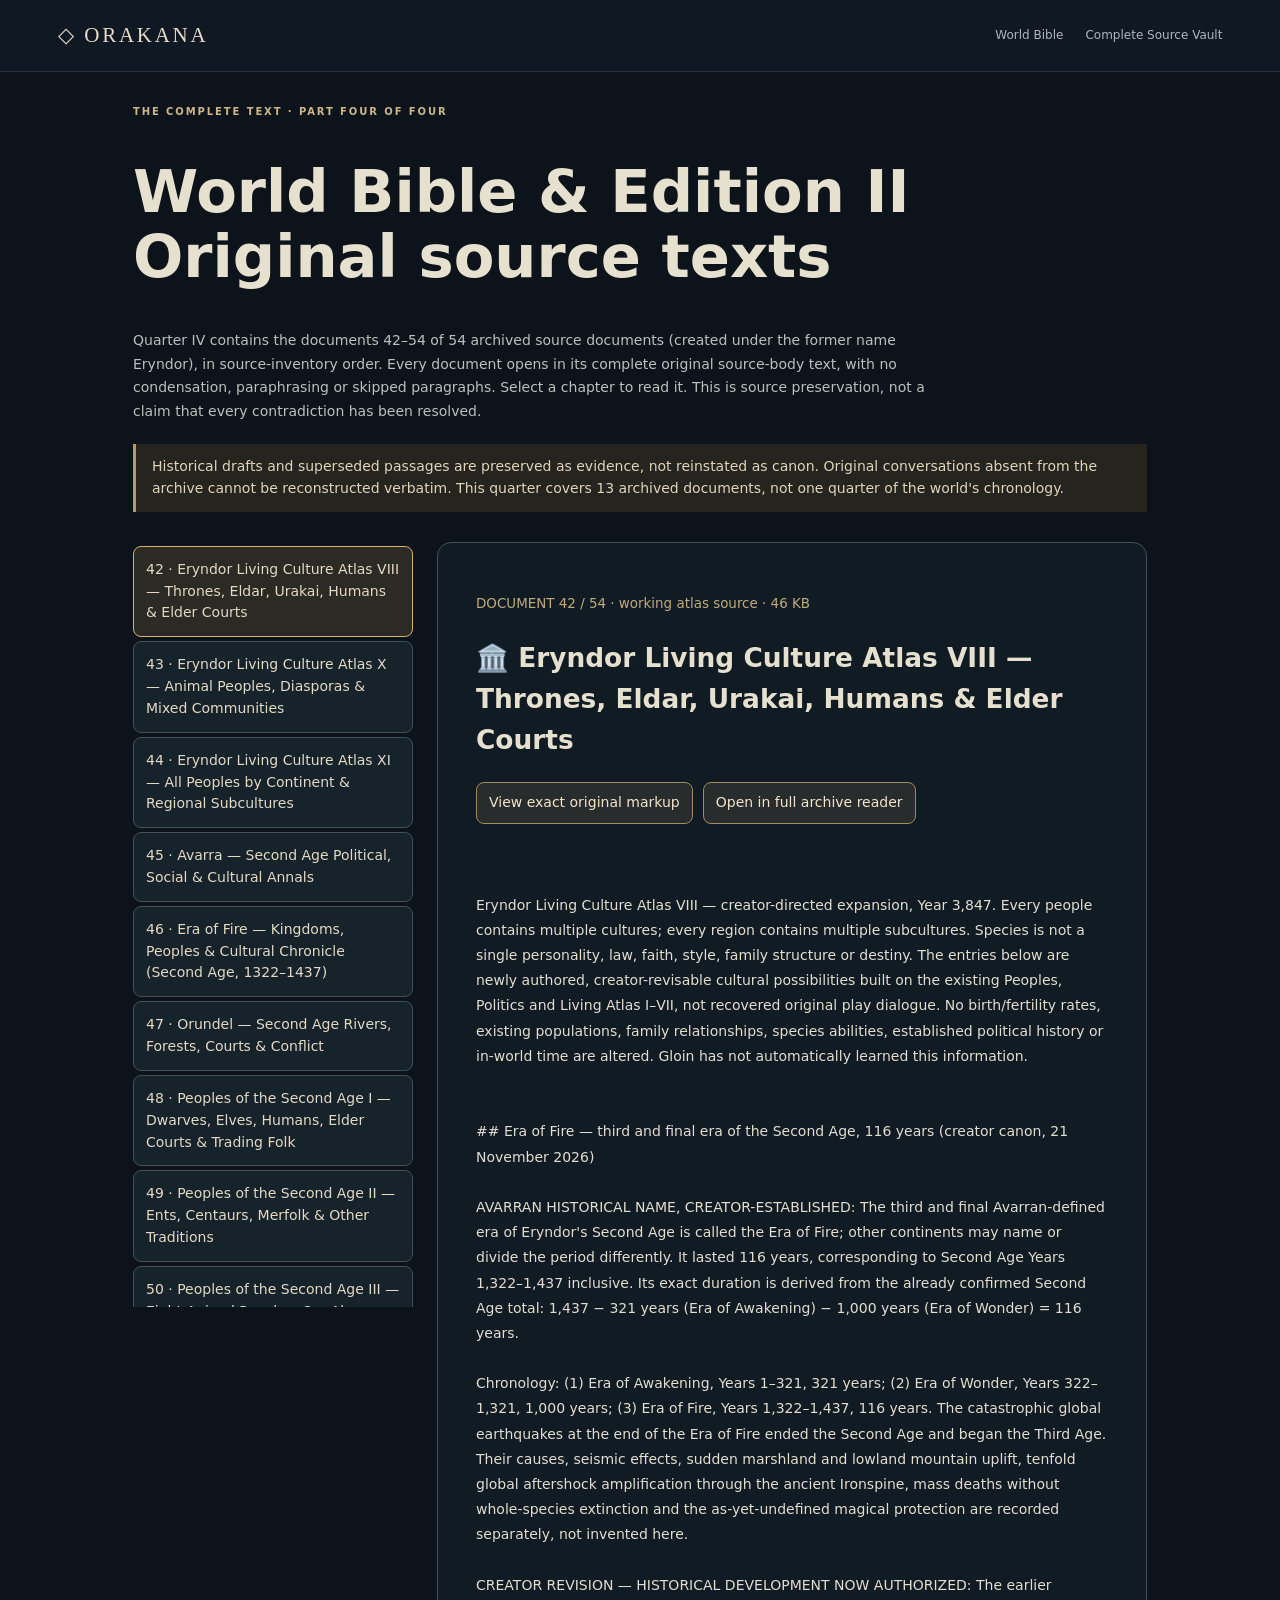
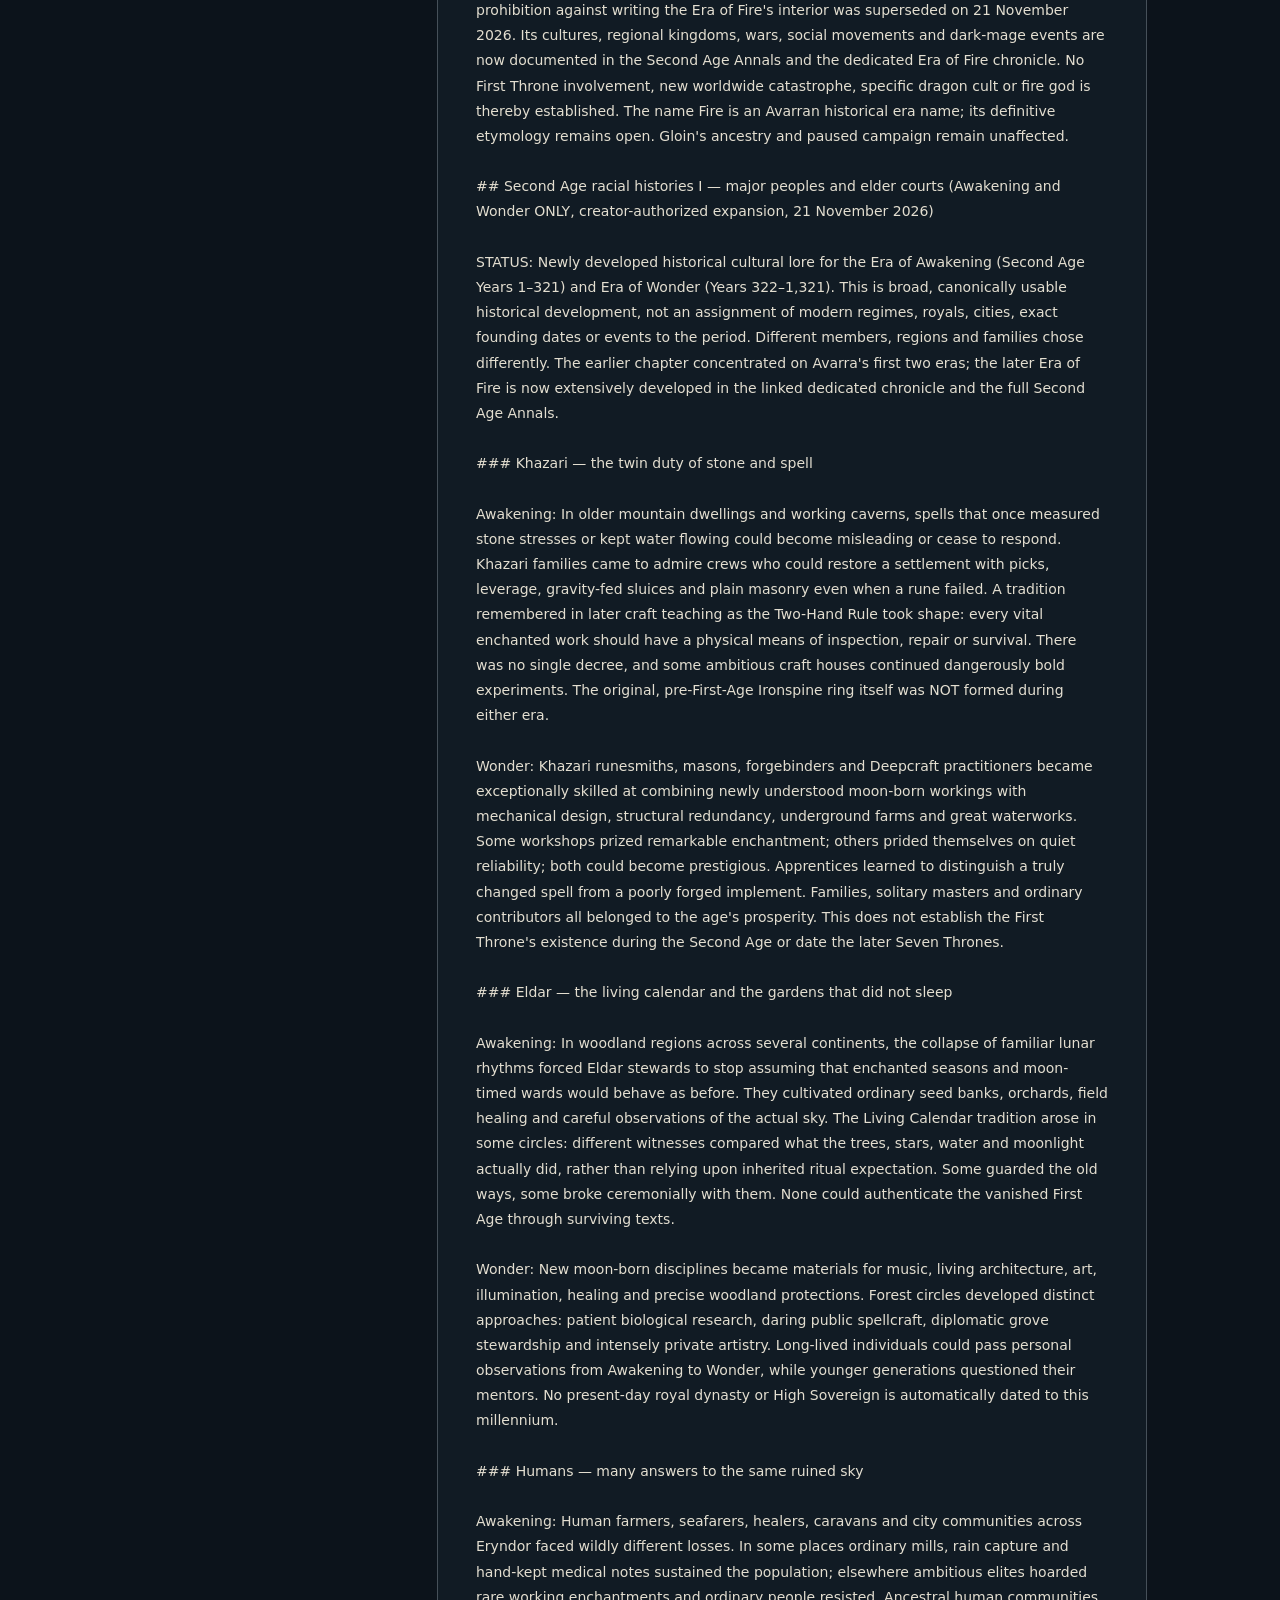
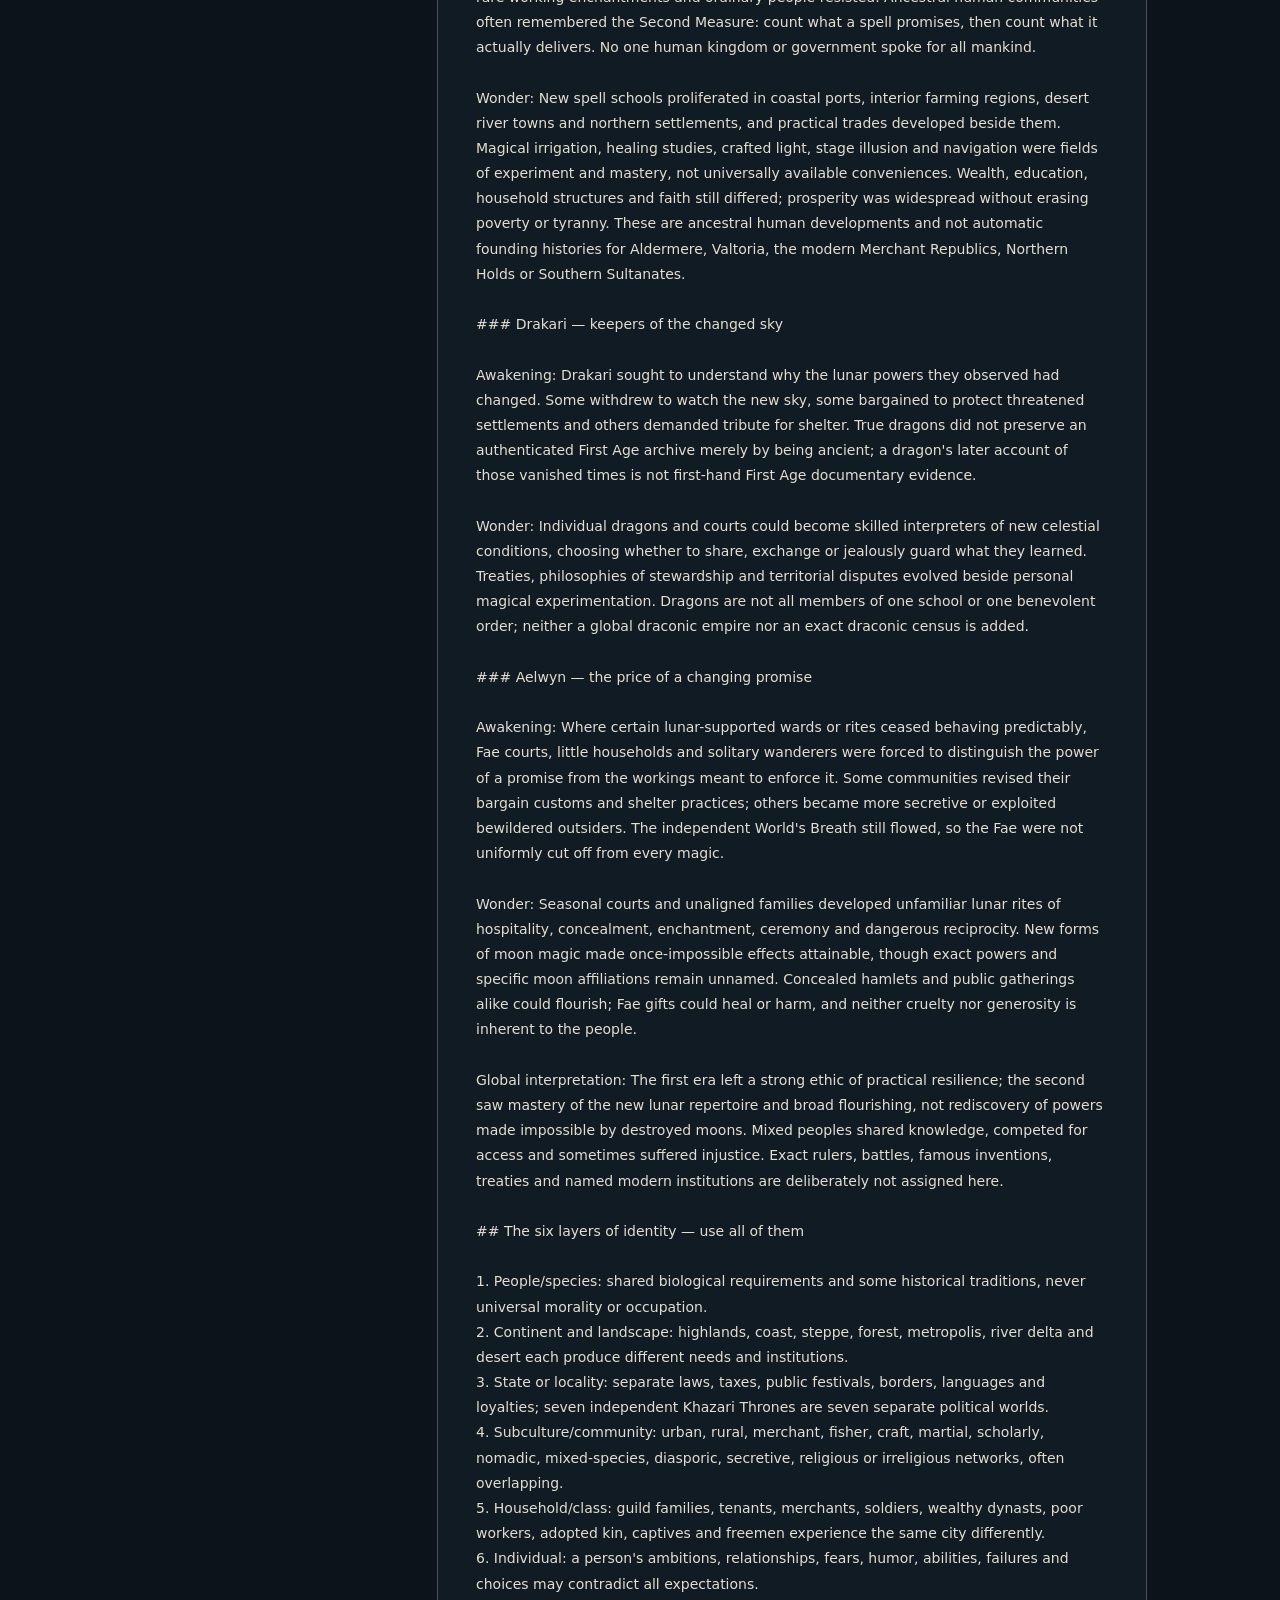
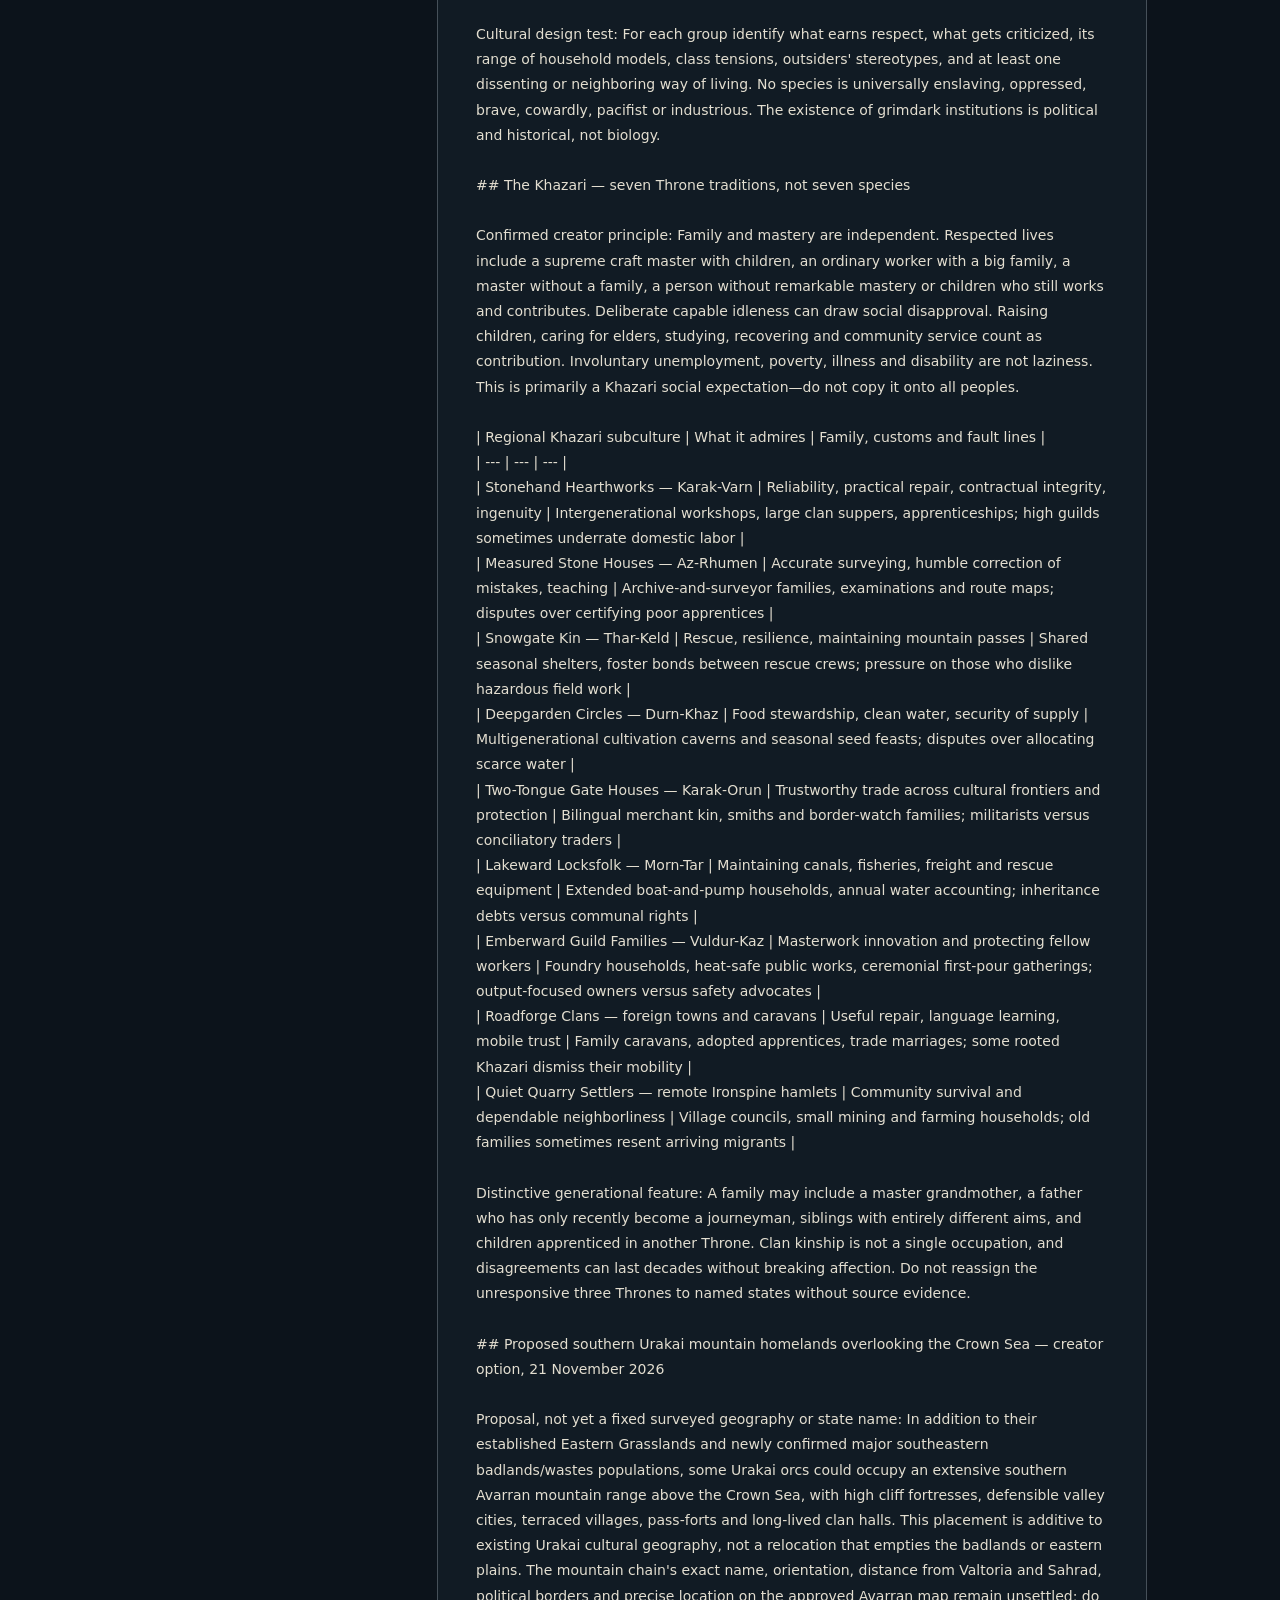
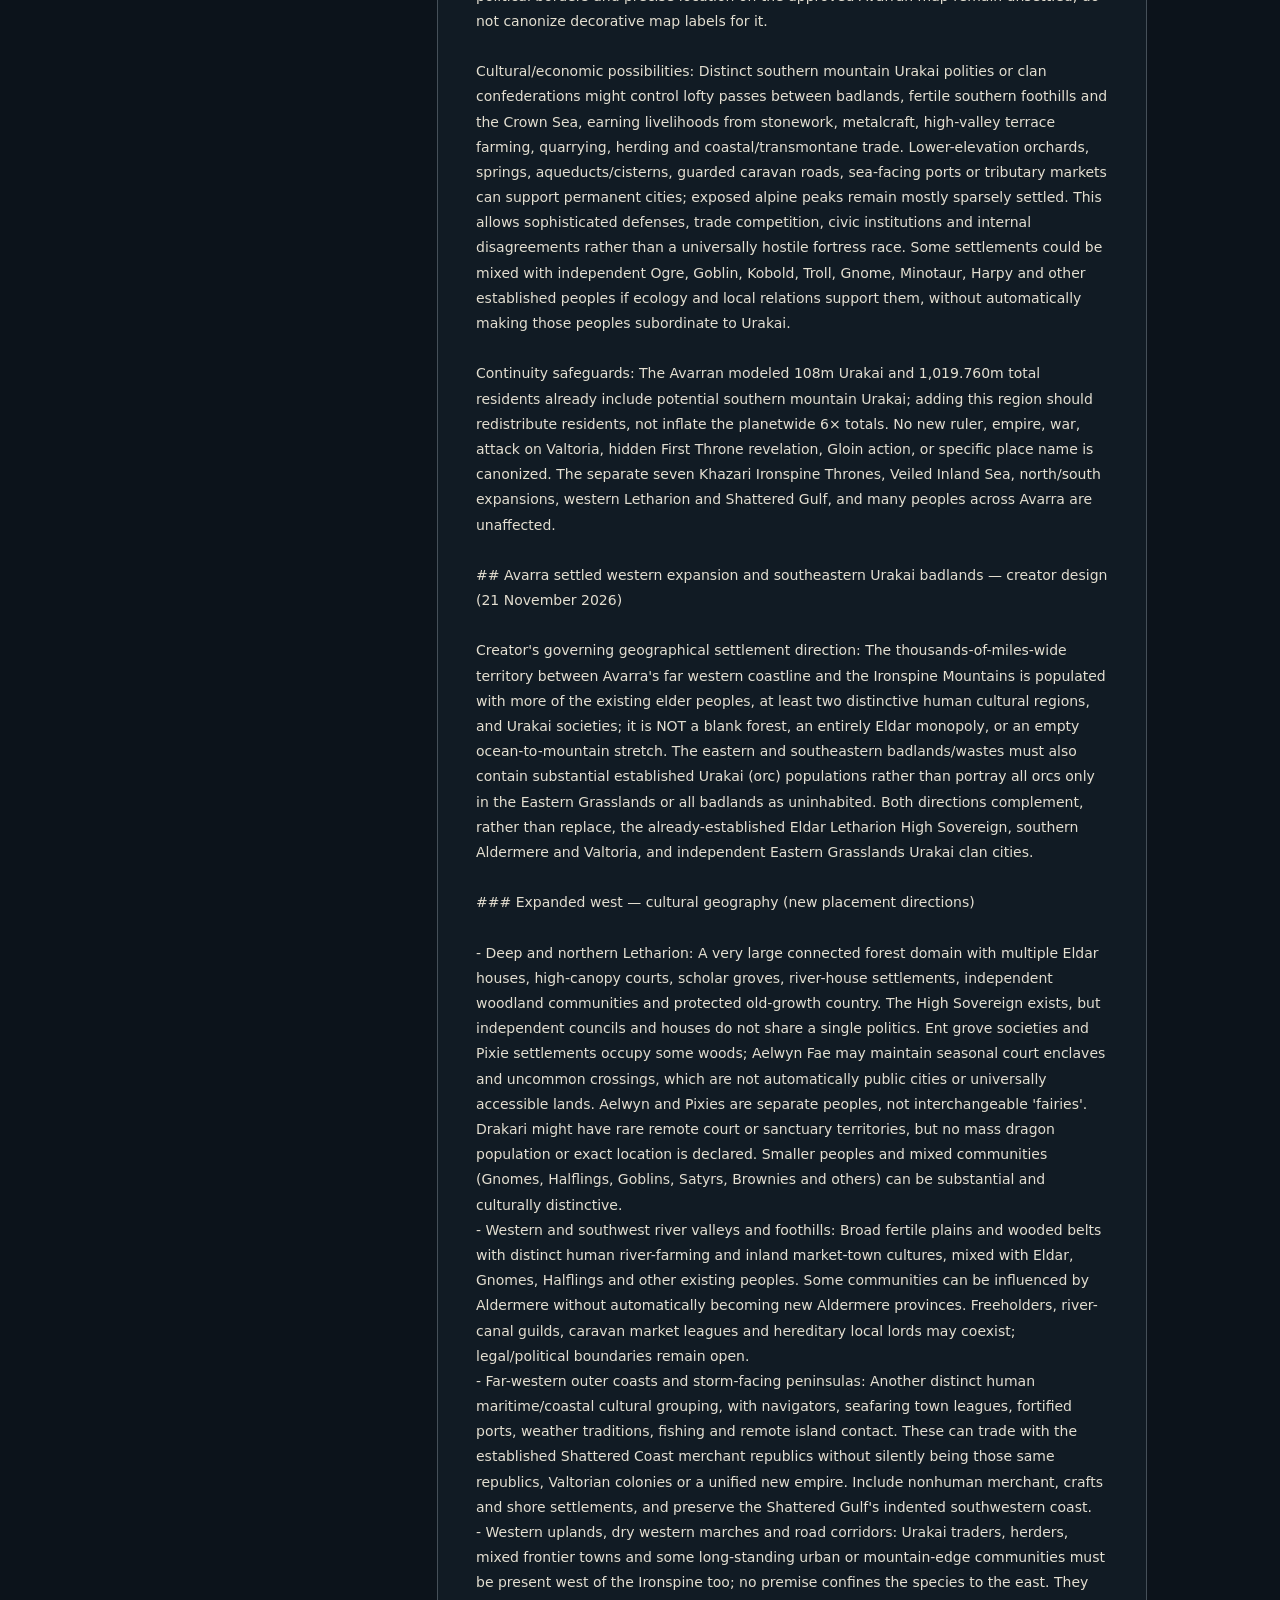
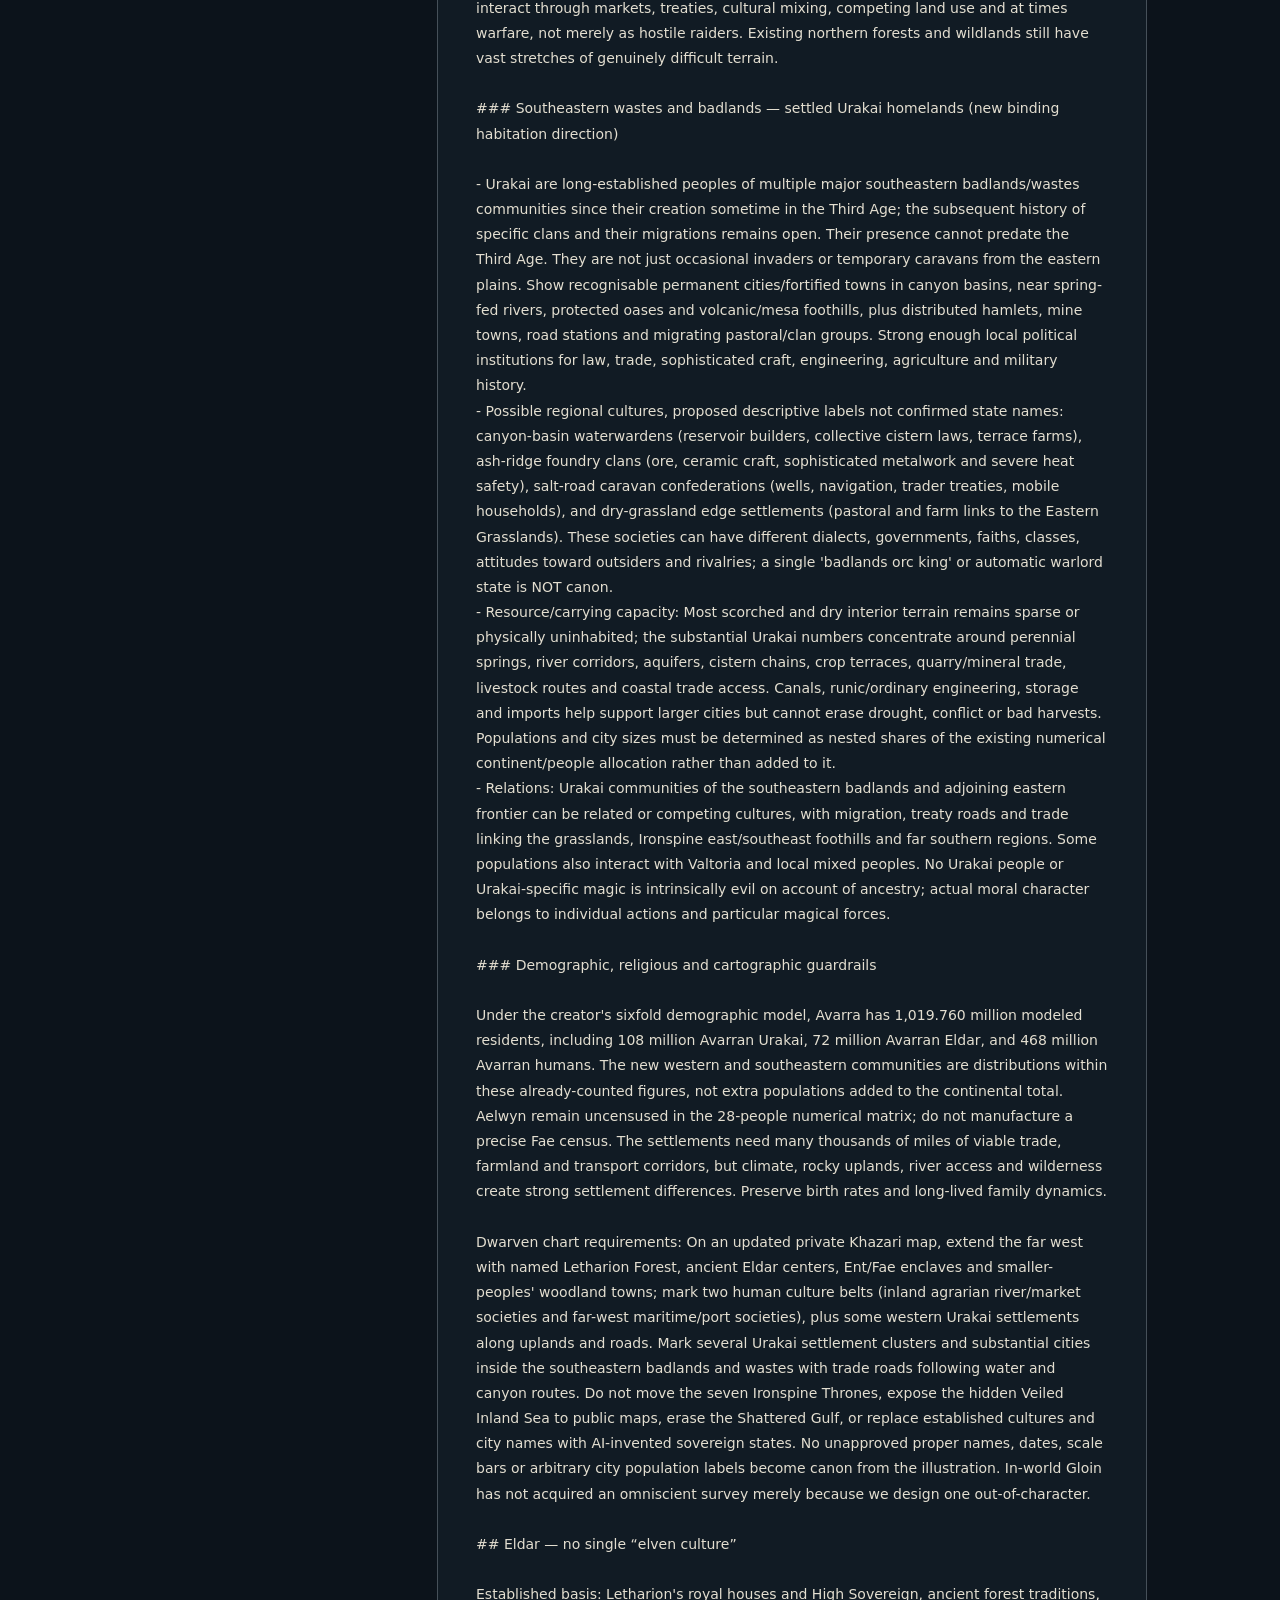
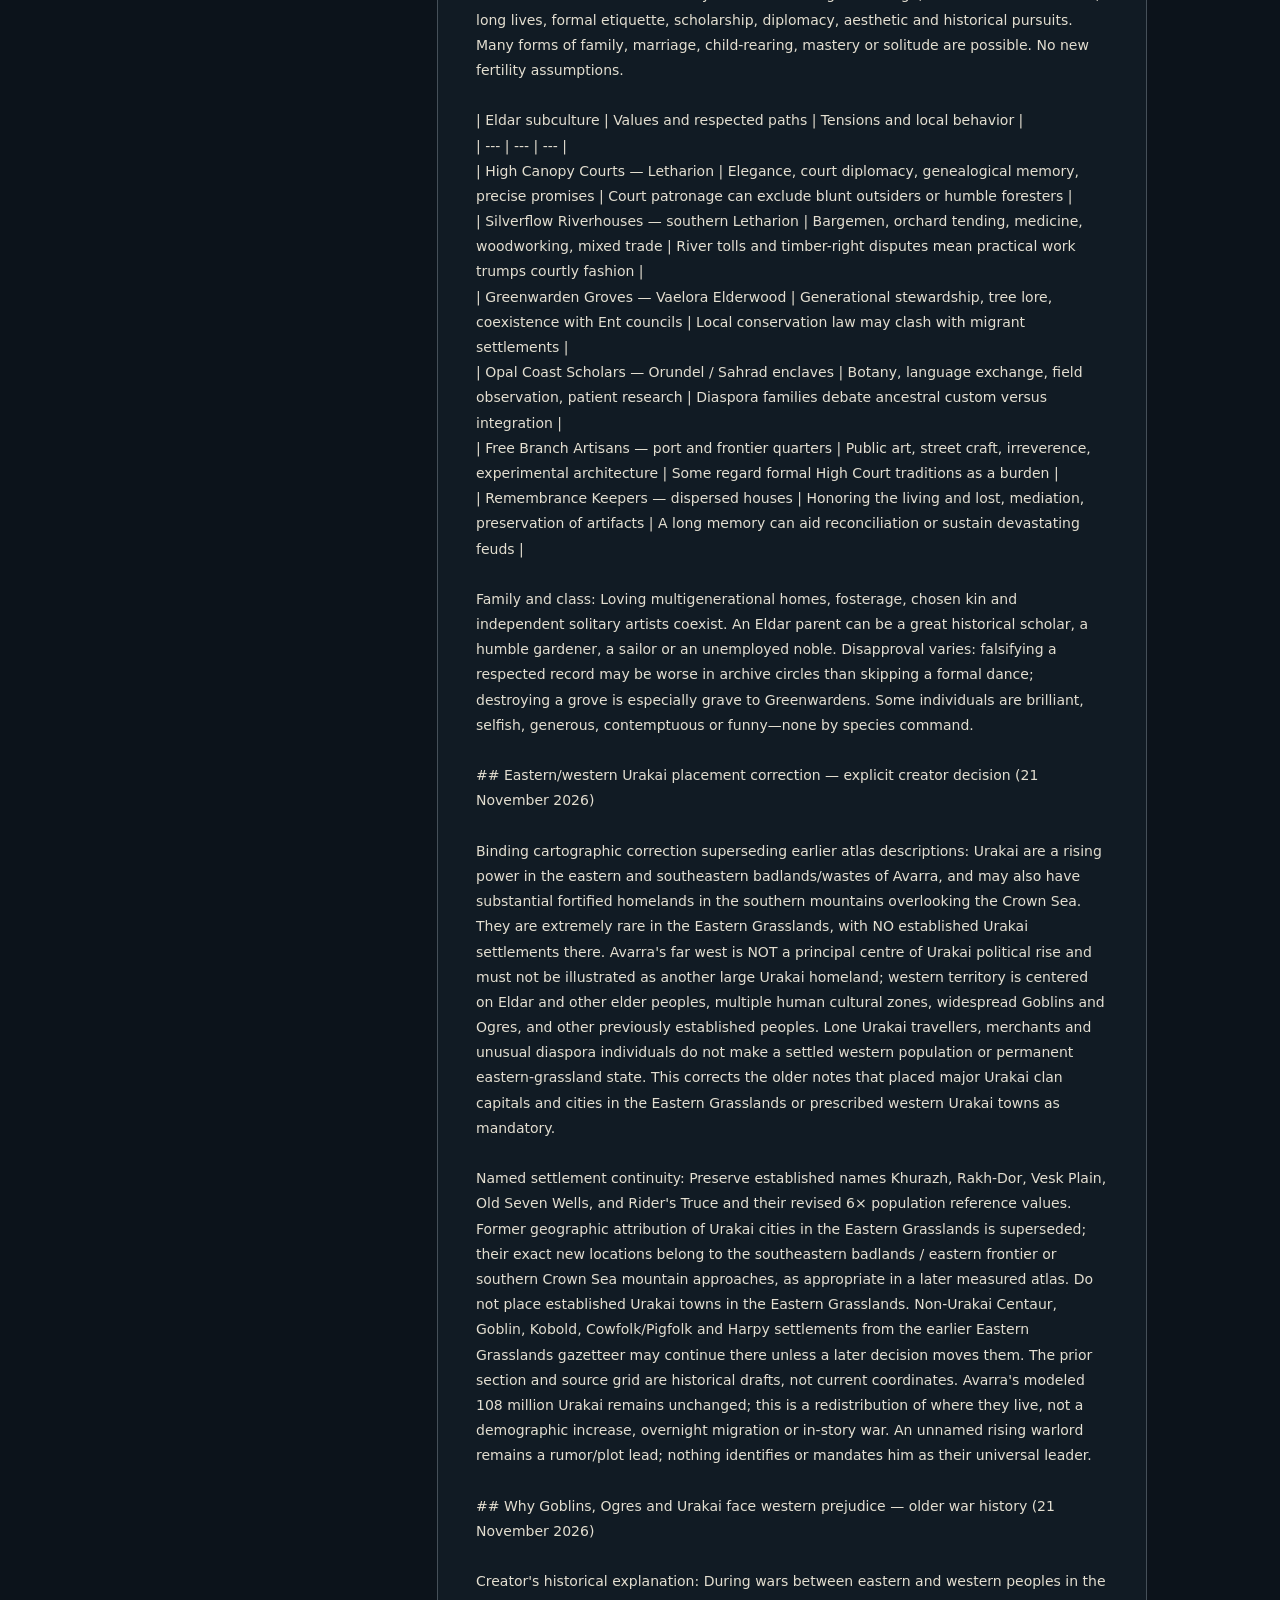
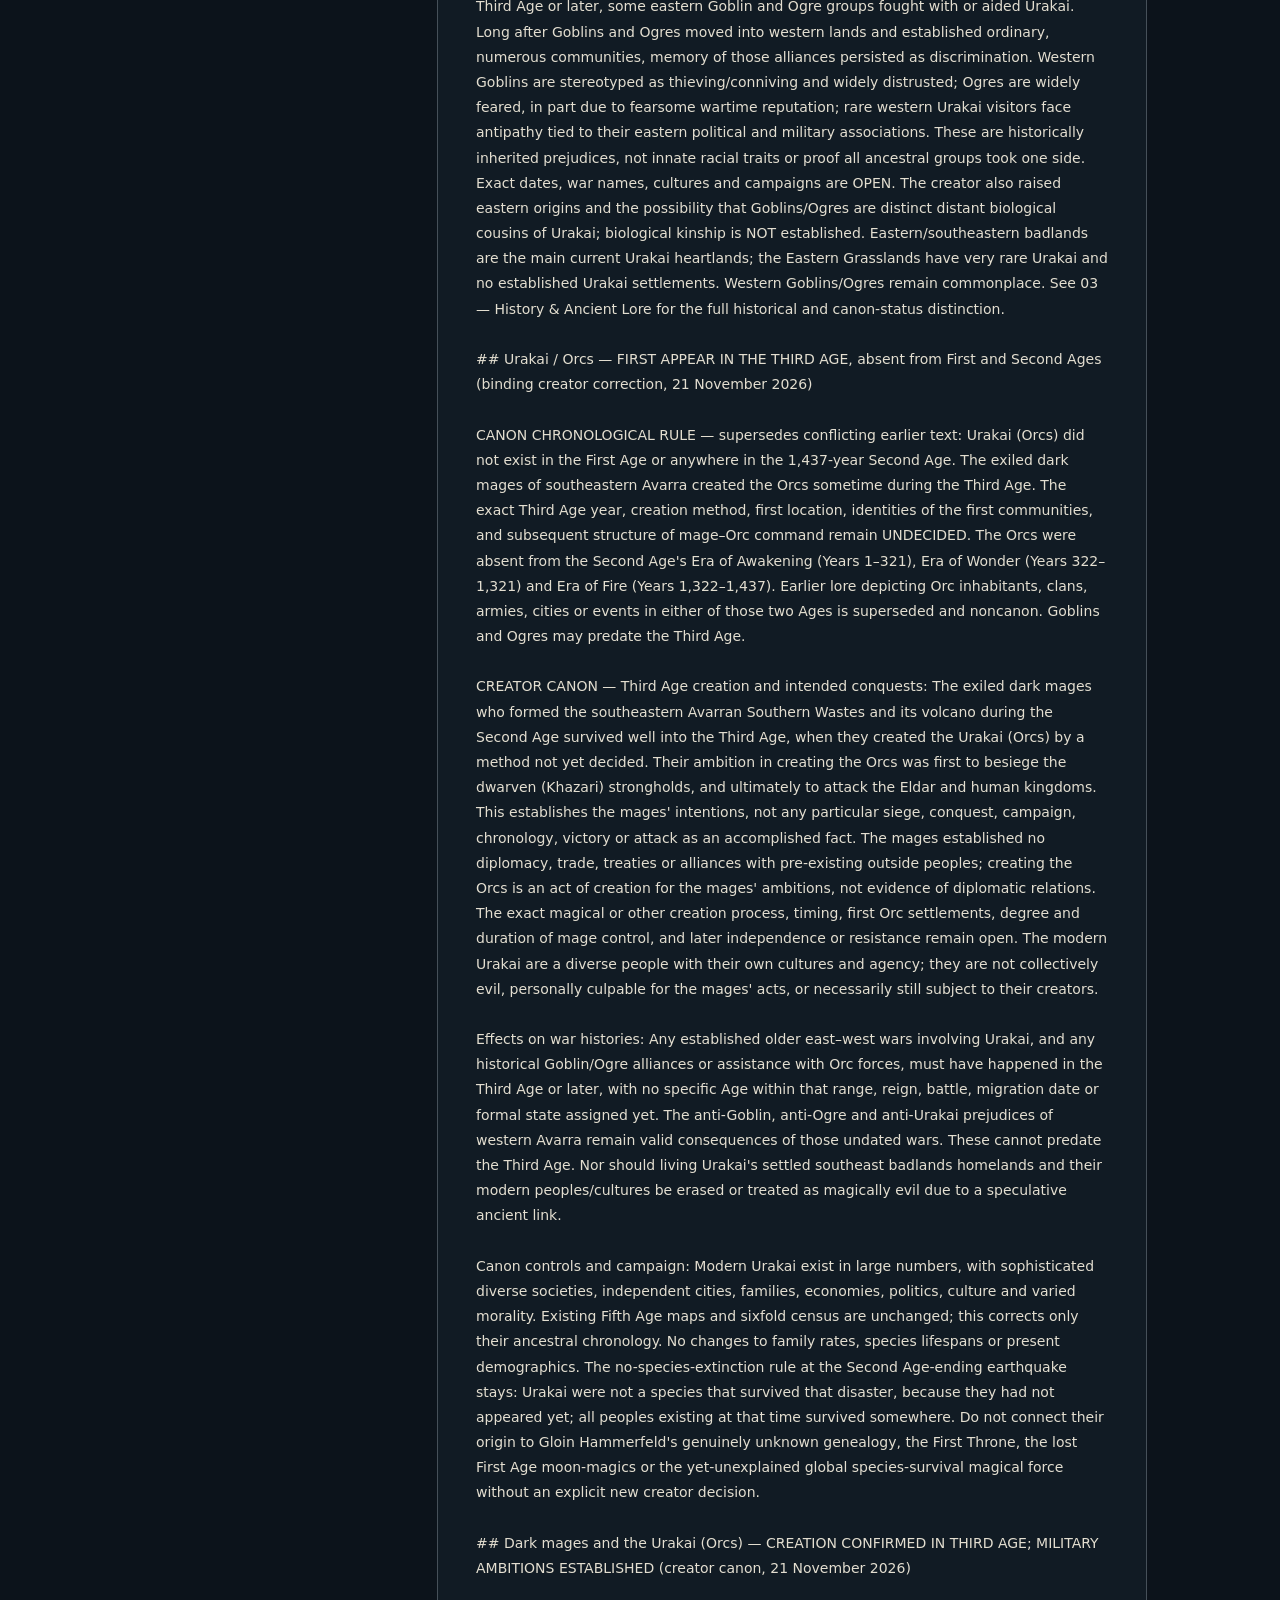
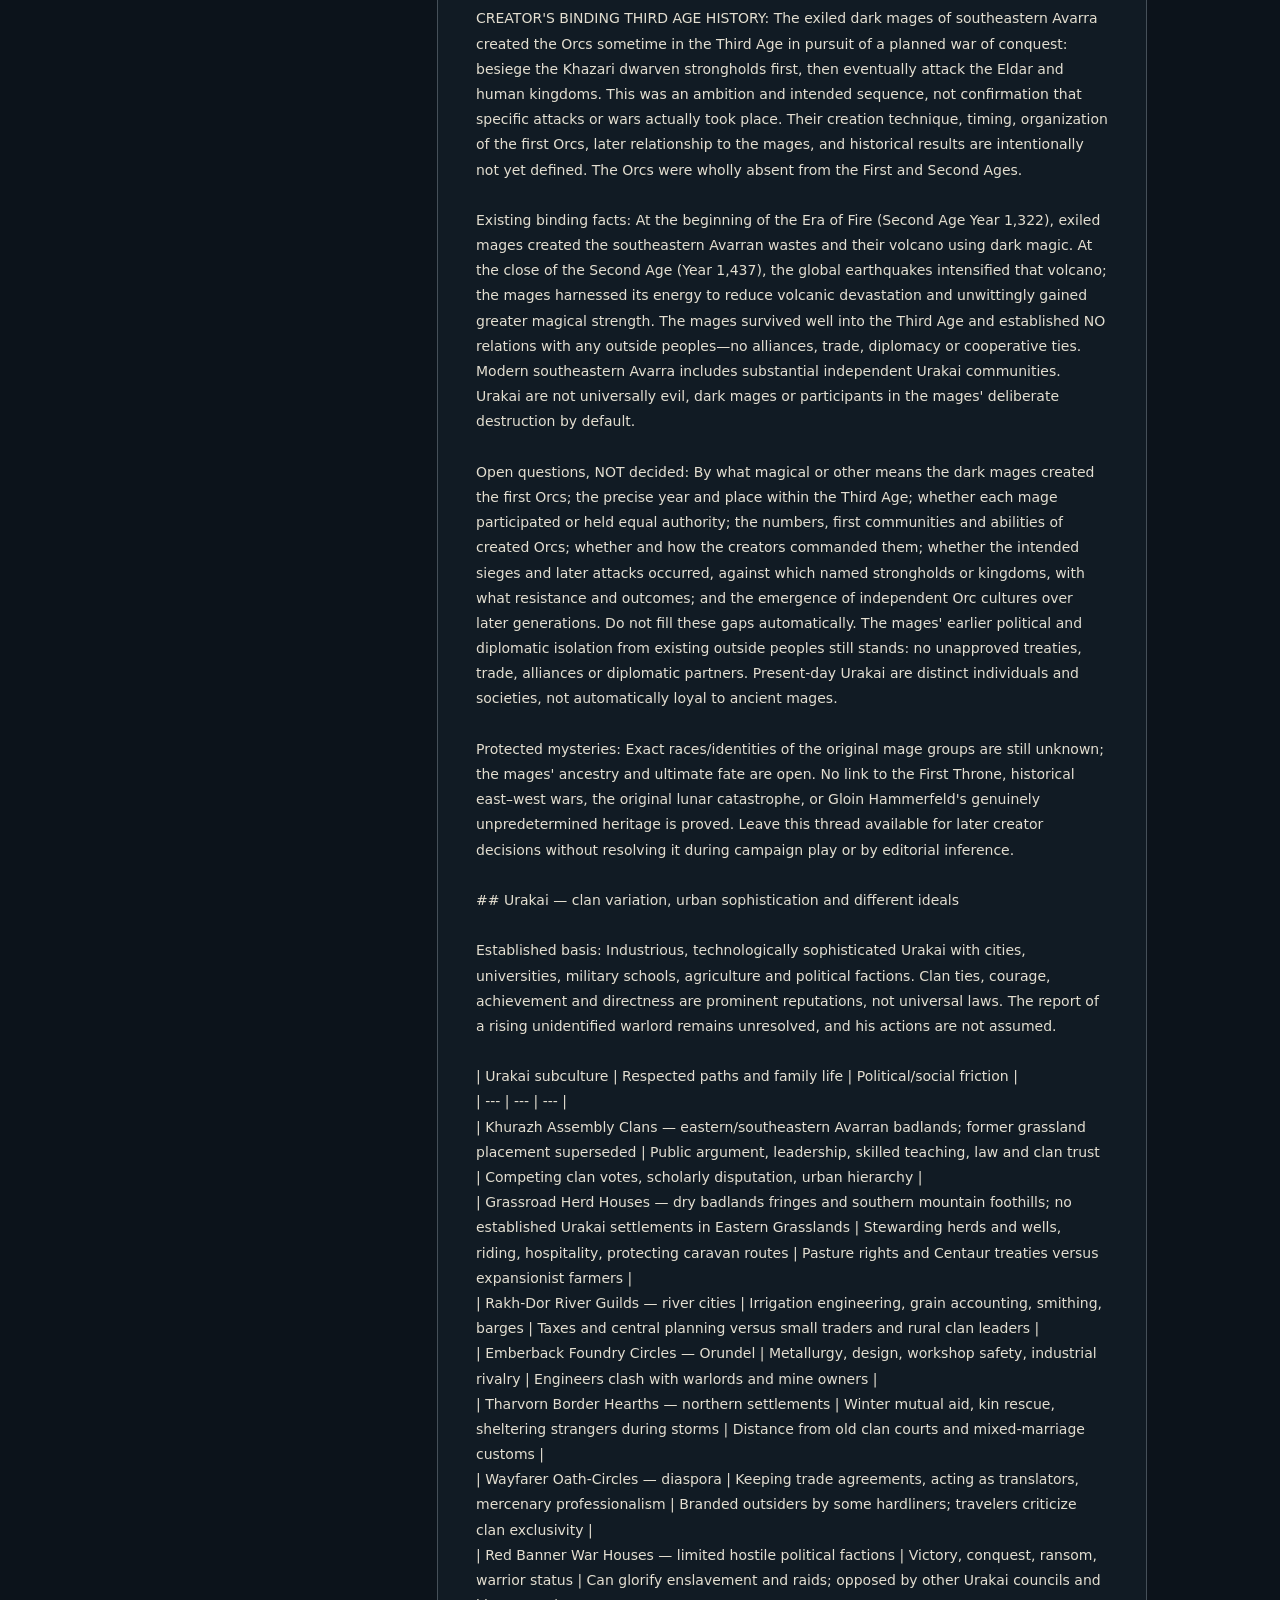
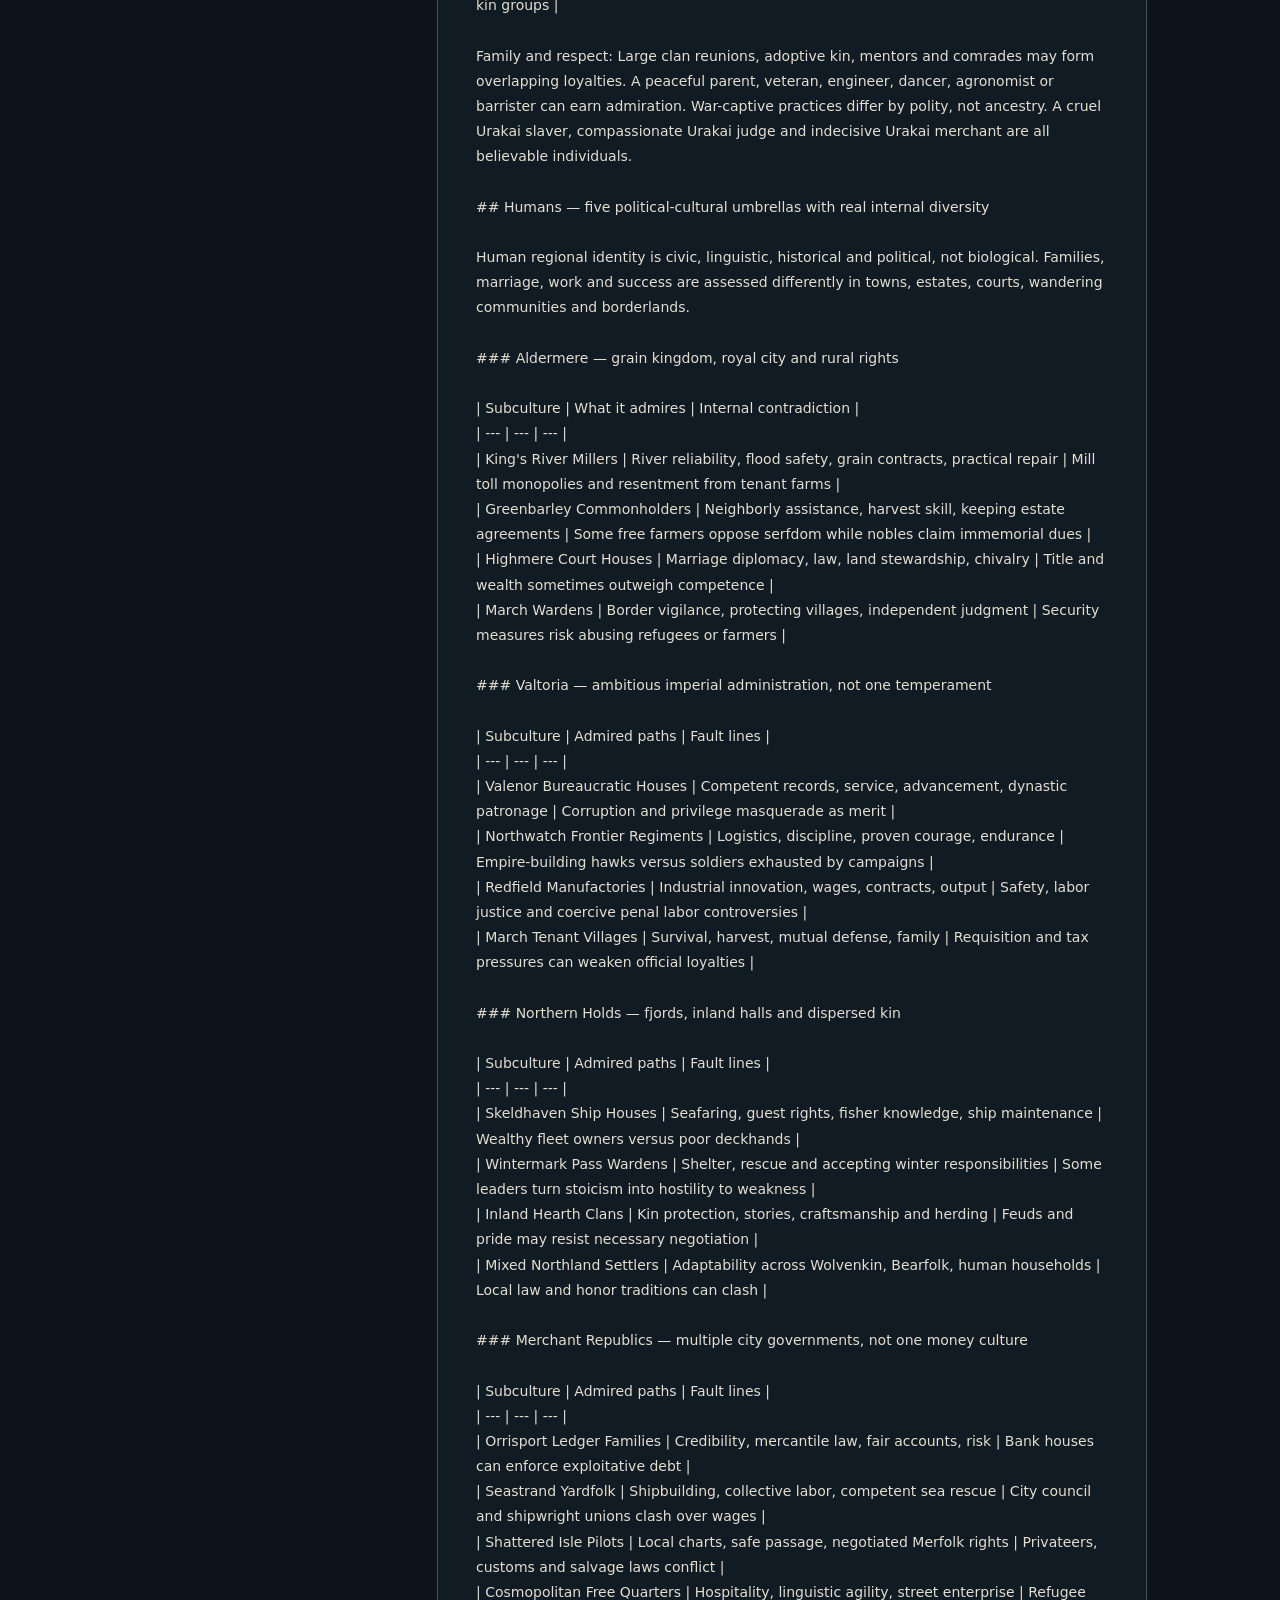
<file: quarter-4.html>
<!doctype html>
<html lang="en"><head><meta charset="utf-8"><meta name="viewport" content="width=device-width,initial-scale=1"><meta name="theme-color" content="#0d141c"><title>Orakana · Complete Text · Quarter IV</title><link rel="stylesheet" href="./styles.css"><link rel="stylesheet" href="./vault.css"><style>
.qwrap{max-width:1050px;margin:auto;padding:32px 18px 90px;color:#e6e0cf}.qwrap h1{font-size:clamp(2rem,6vw,3.7rem);line-height:1.1}.qintro{max-width:800px;color:#b8c2bd;line-height:1.7}.qgrid{display:grid;grid-template-columns:minmax(180px,280px) 1fr;gap:24px;margin-top:30px}.qnav{position:sticky;top:16px;align-self:start;max-height:85vh;overflow:auto}.qnav button{display:block;width:100%;text-align:left;padding:12px;margin:4px 0;background:#17232b;color:#e3d9c4;border:1px solid #435058;border-radius:8px;cursor:pointer}.qnav button.active{border-color:#d9b36a;background:#2c2a24}.qdoc{background:#111b24;border:1px solid #465059;border-radius:14px;padding:clamp(16px,4vw,38px);min-height:450px}.qdoc h2{font-size:1.65rem}.qtext{white-space:pre-wrap;overflow-wrap:anywhere;font:inherit;line-height:1.8;color:#e3ded0}.qmeta{font-size:.84rem;color:#c1aa7d}.qactions{display:flex;flex-wrap:wrap;gap:10px;margin:18px 0}.qactions button,.qactions a{padding:9px 12px;border:1px solid #a48b5b;background:#282c2c;color:#f2e5cb;border-radius:8px;text-decoration:none;cursor:pointer}.qwarn{border-left:3px solid #b89b62;padding:12px 16px;background:#25241f;color:#e0d5bb;margin-top:20px}@media(max-width:700px){.qgrid{display:block}.qnav{position:static;max-height:250px;margin-bottom:20px}.qdoc{margin-top:16px}}
</style></head><body class="vault-body"><header class="vault-top"><a class="vault-brand" href="./index.html">◇ ORAKANA</a><nav class="vault-links"><a href="./index.html">World Bible</a><a href="./vault.html">Complete Source Vault</a></nav></header><main class="qwrap"><p class="vault-kicker">THE COMPLETE TEXT · PART FOUR OF FOUR</p><h1>World Bible &amp; Edition II<br>Original source texts</h1><p class="qintro">Quarter IV contains the documents 42–54 of 54 archived source documents (created under the former name Eryndor), in source-inventory order. Every document opens in its complete original source-body text, with no condensation, paraphrasing or skipped paragraphs. Select a chapter to read it. This is source preservation, not a claim that every contradiction has been resolved.</p><div class="qwarn">Historical drafts and superseded passages are preserved as evidence, not reinstated as canon. Original conversations absent from the archive cannot be reconstructed verbatim. This quarter covers 13 archived documents, not one quarter of the world's chronology.</div><div class="qgrid"><aside class="qnav" id="chapters" aria-label="Complete chapters">Loading chapters…</aside><article class="qdoc" id="document"><h2>Quarter IV</h2><p>Choose a chapter to read the unabridged source text.</p></article></div></main><script>
const nav=document.getElementById('chapters'),panel=document.getElementById('document');let sources=[],active=-1,raw=false,loaded=null;
const esc=s=>String(s??'').replace(/[&<>"']/g,c=>({'&':'&amp;','<':'&lt;','>':'&gt;','"':'&quot;',"'":'&#39;'}[c]));
function plain(s){return String(s).replace(/<callout[^>]*>/g,'').replace(/<\/callout>/g,'').replace(/<[^>]*>/g,'').replace(/&amp;/g,'&').replace(/&lt;/g,'<').replace(/&gt;/g,'>');}
function render(){if(!loaded)return;const item=sources[active];panel.innerHTML='<p class="qmeta">DOCUMENT '+(active+42)+' / 54 · '+esc(item.authority)+' · '+Math.round(item.bytes/1024)+' KB</p><h2>'+esc(loaded.title)+'</h2><div class="qactions"><button id="toggle">'+(raw?'Read source as plain text':'View exact original markup')+'</button><a href="./vault.html#source/'+encodeURIComponent(item.id)+'">Open in full archive reader</a></div><div class="qtext">'+esc(raw?loaded.rawNotionMarkup:plain(loaded.rawNotionMarkup))+'</div>';document.getElementById('toggle').onclick=()=>{raw=!raw;render()};}
async function openChapter(i){active=i;raw=false;nav.querySelectorAll('button').forEach((b,j)=>b.classList.toggle('active',j===i));panel.innerHTML='<p>Loading the complete source document…</p>';try{let res=await fetch(sources[i].path);if(!res.ok)throw Error('HTTP '+res.status);const doc=await res.json();if(doc.id!==sources[i].id||typeof doc.rawNotionMarkup!=='string')throw Error('Source validation failed');loaded=doc;render();location.hash='chapter-'+(i+1)}catch(e){panel.textContent='Unable to load this chapter: '+e.message}}
fetch('./data/source-vault-index.json').then(r=>r.json()).then(m=>{sources=m.sources.slice(41,54);nav.innerHTML='';sources.forEach((s,i)=>{const b=document.createElement('button');b.textContent=String(i+42).padStart(2,'0')+' · '+s.title;b.onclick=()=>openChapter(i);nav.appendChild(b)});const match=location.hash.match(/^#chapter-(\d+)$/);openChapter(match&&+match[1]>=1&&+match[1]<=13?+match[1]-1:0)}).catch(e=>nav.textContent='Unable to load source index: '+e.message);
</script></body></html>
</file>
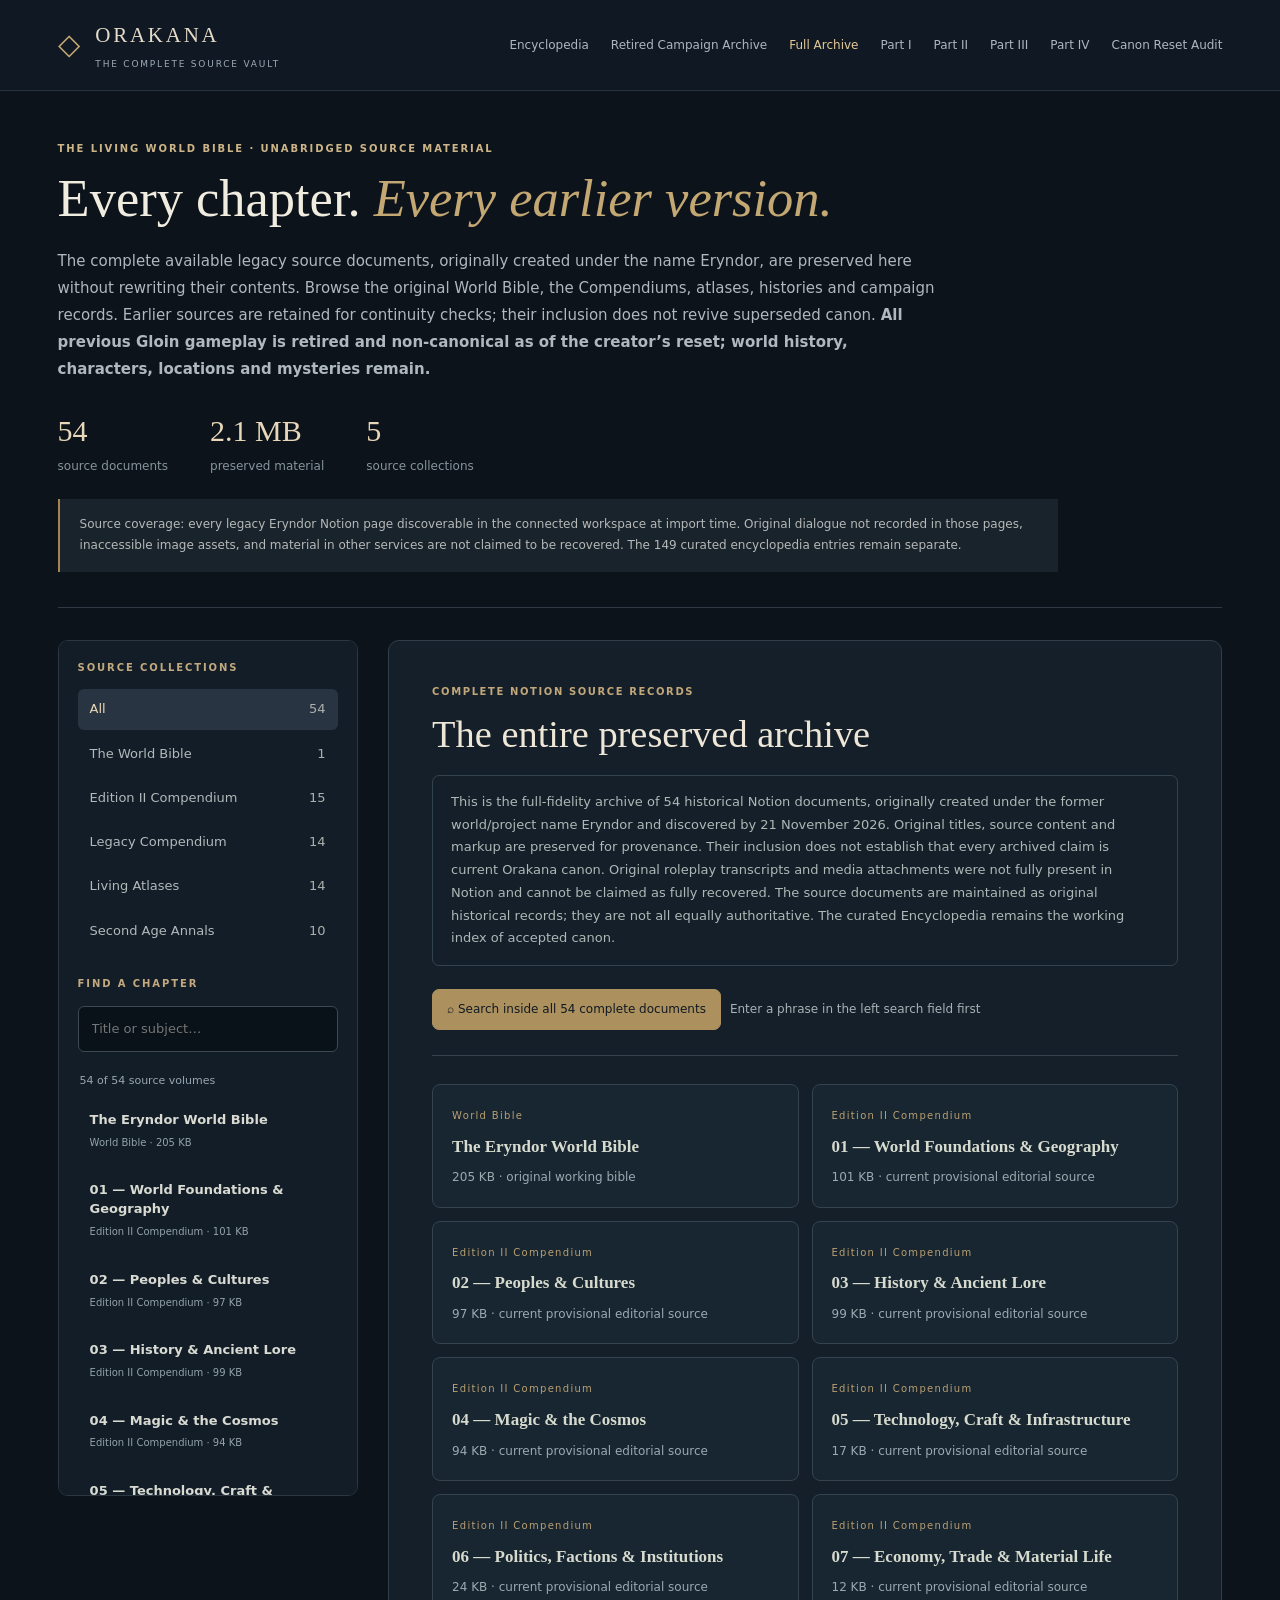
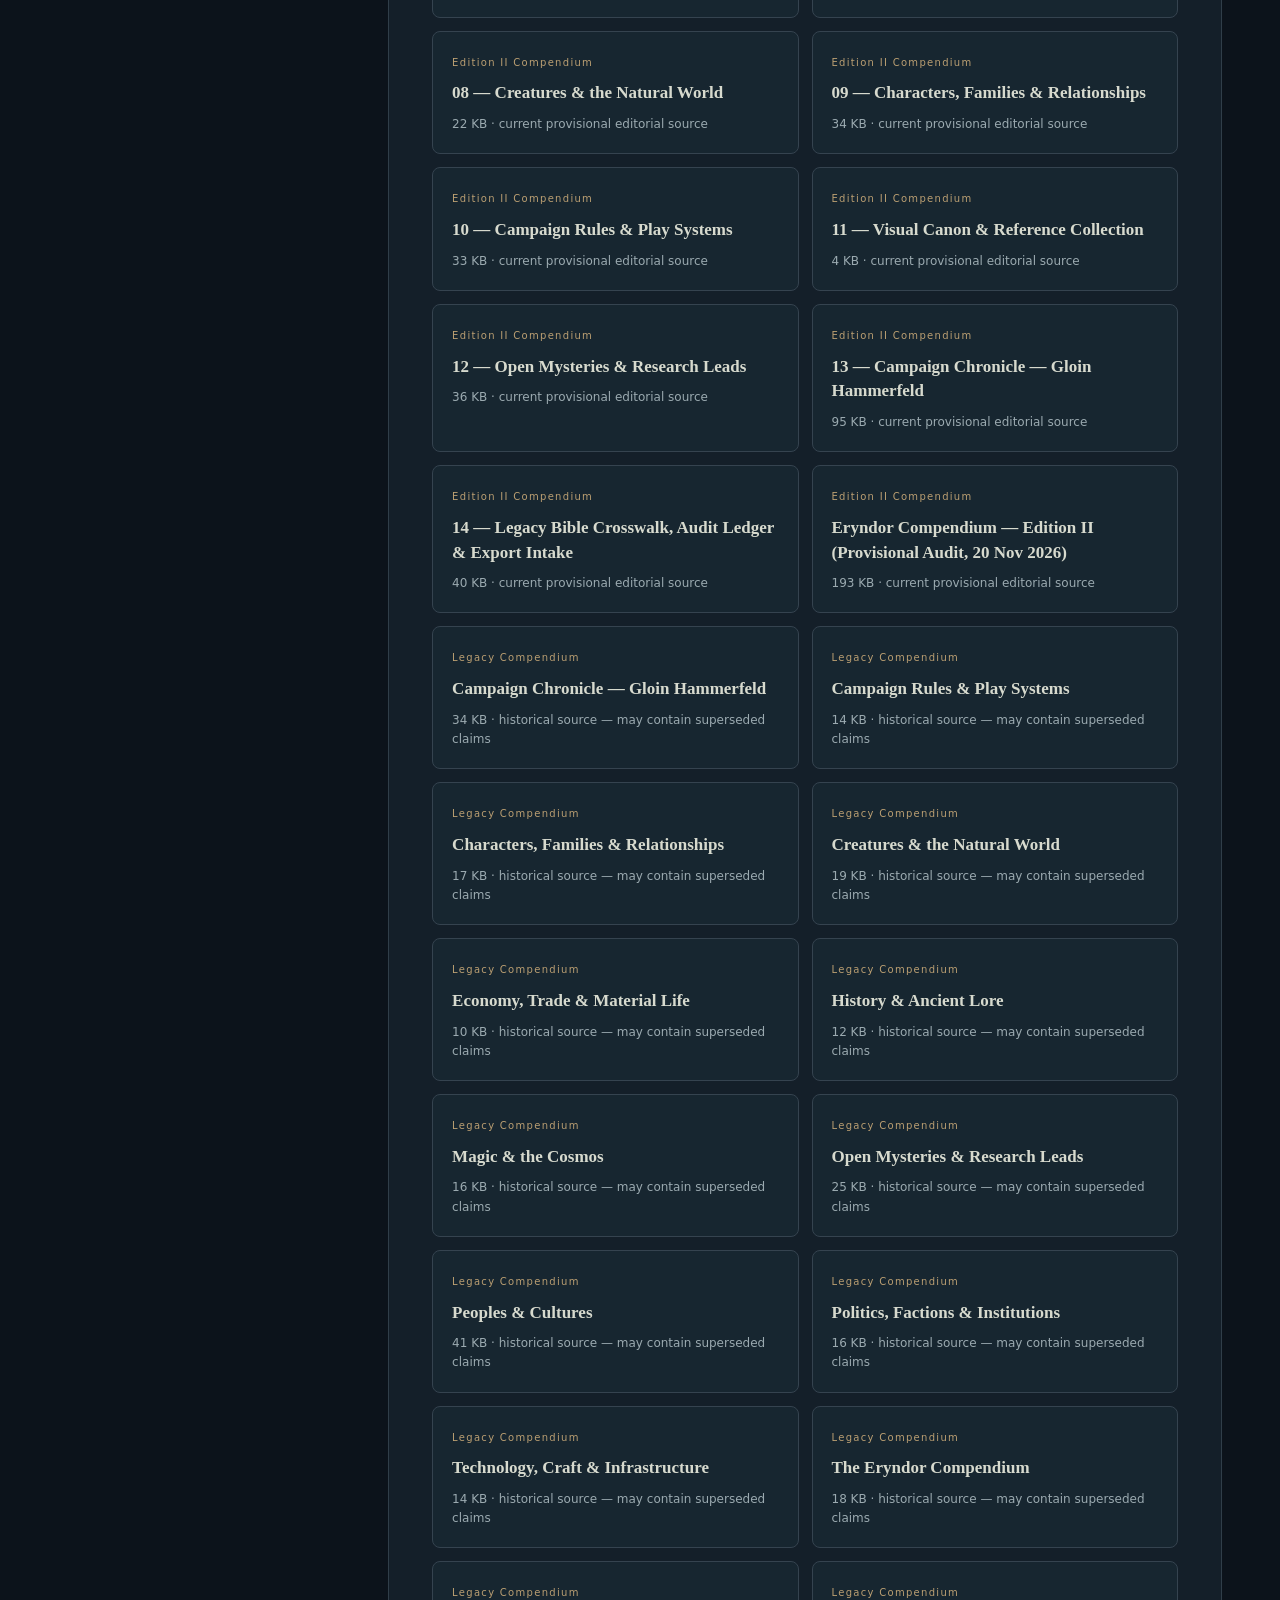
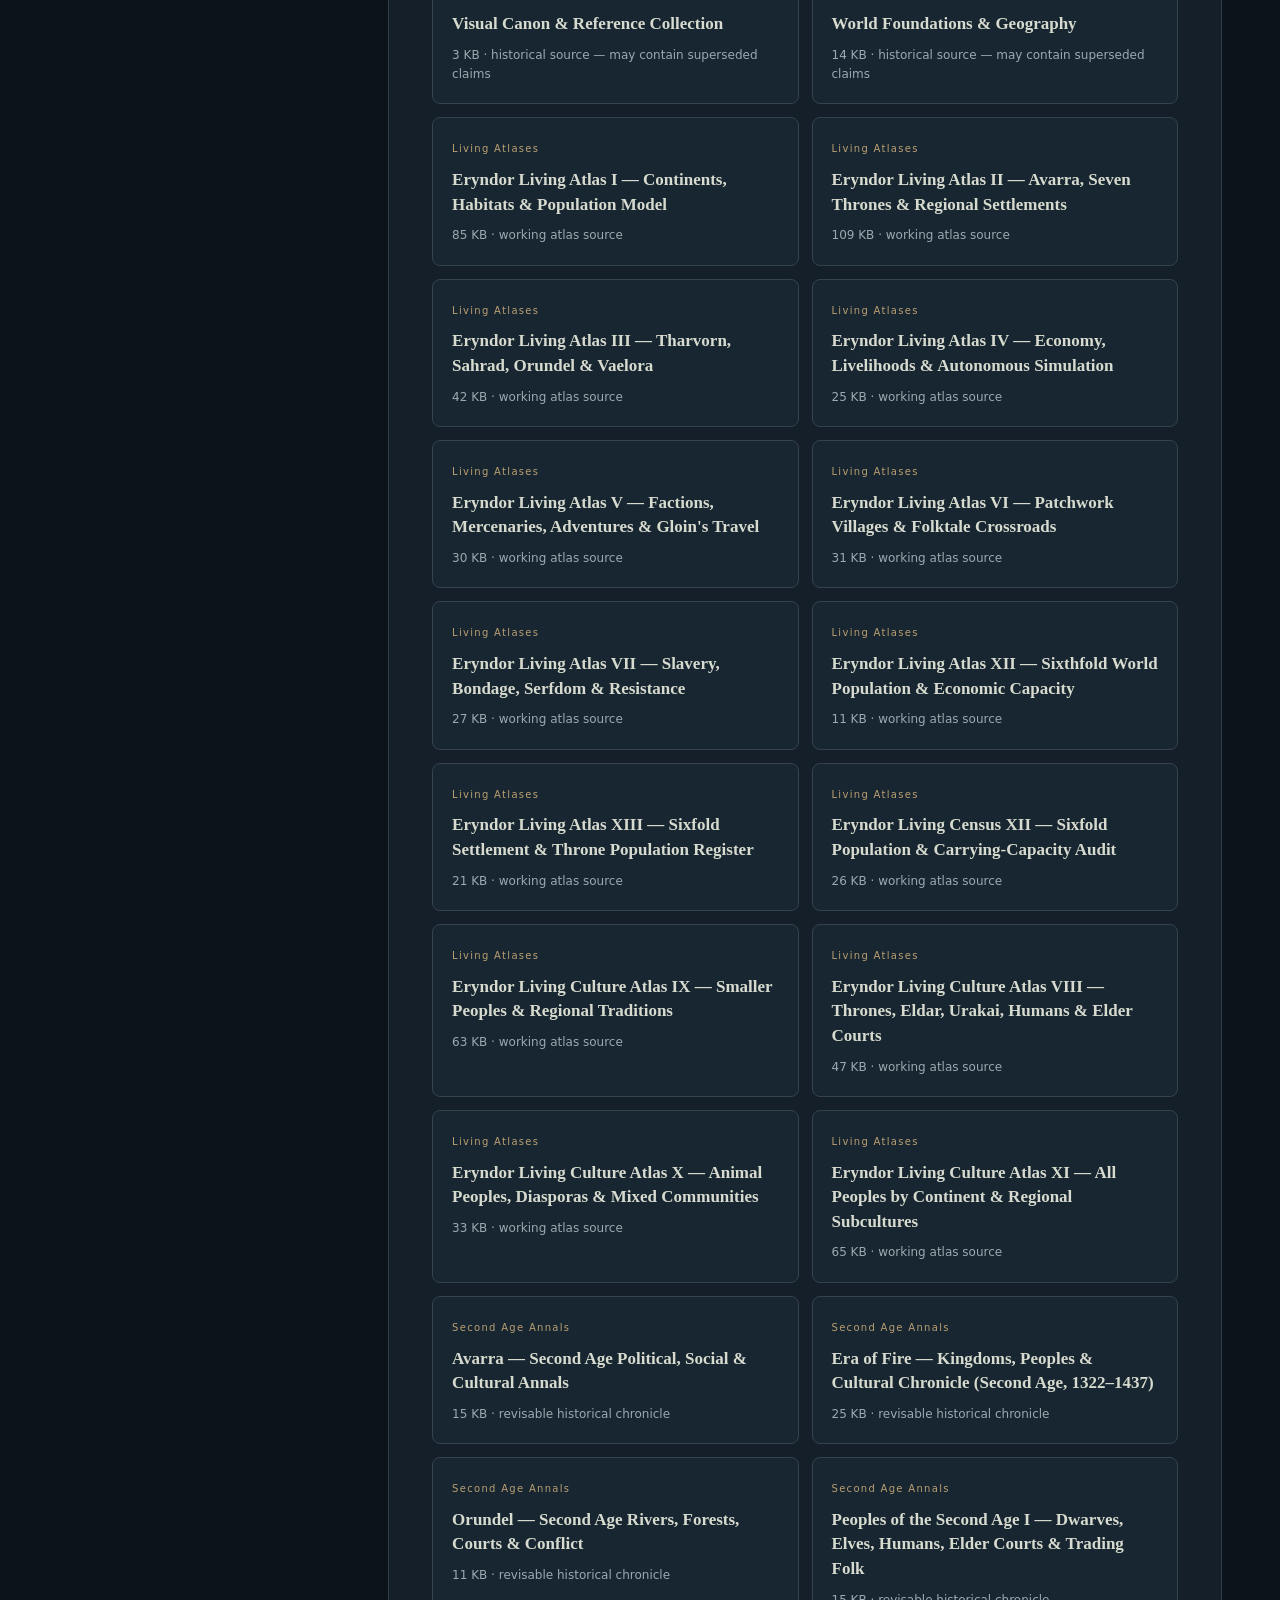
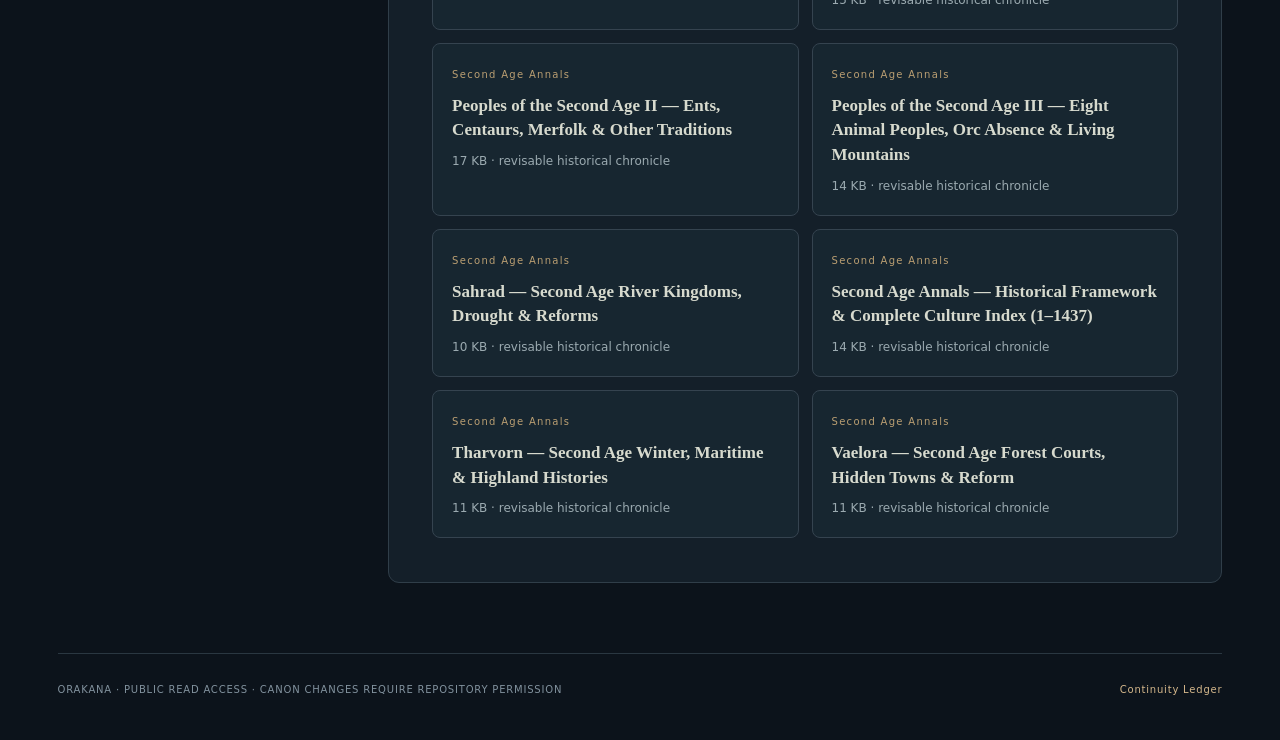
<file: vault.html>
<!doctype html>
<html lang="en">
<head>
  <meta charset="utf-8">
  <meta name="viewport" content="width=device-width,initial-scale=1,viewport-fit=cover">
  <meta name="theme-color" content="#0d141c">
  <meta name="description" content="The complete Orakana World Bible source archive: 54 preserved historical documents, Compendiums, atlases and campaign chronicles.">
  <title>Complete Source Vault · Orakana</title>
  <link rel="icon" type="image/svg+xml" href="./favicon.svg">
  <link rel="stylesheet" href="./styles.css">
  <link rel="stylesheet" href="./vault.css">
  <script defer src="./vault.js"></script>
</head>
<body class="vault-body">
  <header class="vault-top">
    <a class="vault-brand" href="./index.html#home"><span class="vault-mark">◇</span><span>ORAKANA <small>THE COMPLETE SOURCE VAULT</small></span></a>
    <nav class="vault-links"><a href="./index.html#library">Encyclopedia</a><a href="./index.html#campaign">Retired Campaign Archive</a><a class="vault-current" href="./vault.html">Full Archive</a><a href="./quarter-1.html">Part I</a><a href="./quarter-2.html">Part II</a><a href="./quarter-3.html">Part III</a><a href="./quarter-4.html">Part IV</a><a href="./chronological-audit.html">Canon Reset Audit</a></nav>
  </header>
  <main class="vault-wrap">
    <section class="vault-hero">
      <p class="vault-kicker">THE LIVING WORLD BIBLE · UNABRIDGED SOURCE MATERIAL</p>
      <h1>Every chapter. <em>Every earlier version.</em></h1>
      <p>The complete available legacy source documents, originally created under the name Eryndor, are preserved here without rewriting their contents. Browse the original World Bible, the Compendiums, atlases, histories and campaign records. Earlier sources are retained for continuity checks; their inclusion does not revive superseded canon. <strong>All previous Gloin gameplay is retired and non-canonical as of the creator’s reset; world history, characters, locations and mysteries remain.</strong></p>
      <div class="vault-metrics"><div><strong id="vaultCount">54</strong><span>source documents</span></div><div><strong id="vaultSize">2.1 MB</strong><span>preserved material</span></div><div><strong>5</strong><span>source collections</span></div></div>
      <div class="vault-warning">Source coverage: every legacy Eryndor Notion page discoverable in the connected workspace at import time. Original dialogue not recorded in those pages, inaccessible image assets, and material in other services are not claimed to be recovered. The 149 curated encyclopedia entries remain separate.</div>
    </section>
    <div class="vault-grid">
      <aside class="vault-sidebar">
        <div class="vault-panel-heading">SOURCE COLLECTIONS</div>
        <nav id="vaultGroups" class="vault-groups" aria-label="Filter source group"></nav>
        <div class="vault-panel-heading vault-filter-title">FIND A CHAPTER</div>
        <input class="vault-input" id="vaultSearch" type="search" autocomplete="off" placeholder="Title or subject…" aria-label="Filter source titles">
        <div id="vaultResults" class="vault-results" aria-live="polite">Loading source index…</div>
      </aside>
      <section class="vault-main" id="vaultMain" tabindex="-1">
        <div class="vault-loading">Opening the complete archive…</div>
      </section>
    </div>
    <footer class="vault-footer">ORAKANA · PUBLIC READ ACCESS · CANON CHANGES REQUIRE REPOSITORY PERMISSION <a href="./index.html#continuity">Continuity Ledger</a></footer>
  </main>
</body>
</html>
</file>
<file: styles.css>
:root{--bg:#0d141c;--shell:#121b23;--panel:#18222b;--panel2:#1c2a33;--panel3:#21303a;--line:#2c3b43;--muted:#90a1a6;--faint:#687d83;--text:#ecece4;--gold:#c8a56a;--gold2:#edcd95;--sage:#9cb19f;--sky:#a9c5ce;--rose:#c79a91;--orange:#d8ae7f;--ring:rgba(200,165,106,.4);--serif:Georgia,'Times New Roman',serif;--sans:system-ui,-apple-system,BlinkMacSystemFont,'Segoe UI',sans-serif;--sidebar-width:270px}
*,*::before,*::after{box-sizing:border-box}html{scroll-behavior:smooth}body{margin:0;background:var(--bg);color:var(--text);font-family:var(--sans);font-size:14px;line-height:1.56;-webkit-font-smoothing:antialiased}button,input,textarea,select{font:inherit}button{cursor:pointer}a{color:inherit;text-decoration:none}a:hover{color:var(--gold2)}input,textarea,select{color:var(--text)}:focus-visible{outline:2px solid var(--gold2);outline-offset:3px}::selection{background:#a58252;color:#111}
.site-shell{min-height:100vh;display:flex}.sidebar{position:fixed;inset:0 auto 0 0;width:var(--sidebar-width);background:#101820;border-right:1px solid var(--line);padding:29px 17px 20px;display:flex;flex-direction:column;z-index:15;overflow-y:auto}.brand{display:flex;align-items:center;gap:13px;padding:0 10px}.brand-mark{width:44px;height:44px;border:1px solid #6e5a3d;border-radius:50%;color:var(--gold);display:grid;place-items:center;flex-shrink:0}.brand-mark svg{width:34px}.brand-name{display:block;font-family:var(--serif);font-size:23px;letter-spacing:.19em;line-height:1.05;font-weight:700}.brand-sub{display:block;letter-spacing:.18em;color:var(--muted);font-size:8px;margin-top:6px;font-weight:600}.sidebar-rule{height:1px;background:linear-gradient(90deg,transparent,var(--line),transparent);margin:27px 9px 22px}.nav-eyebrow{padding:0 13px;color:#69818b;font-size:10px;letter-spacing:.2em;font-weight:700;margin-bottom:10px}.nav-eyebrow-gap{margin-top:28px}.nav-main,.nav-shelves{display:grid;gap:4px}.nav-main a,.nav-shelves a,.nav-draft-link{display:flex;align-items:center;gap:12px;min-height:41px;border-radius:7px;padding:0 12px;color:#aab8b9;font-size:13px;border:1px solid transparent;transition:background .2s,color .2s}.nav-main a:hover,.nav-shelves a:hover,.nav-draft-link:hover{background:#1b2932;color:#f6ecd7}.nav-main a.active,.nav-shelves a.active,.nav-draft-link.active{background:#2a2d2d;color:var(--gold2);border-color:#4c4034}.nav-main a.active::before,.nav-shelves a.active::before{content:"";width:2px;height:18px;background:var(--gold);margin-left:-12px;margin-right:10px}.nav-icon{width:18px;text-align:center;font-size:18px;color:var(--gold)}.nav-count,.draft-count{margin-left:auto;color:var(--faint);font-size:11px}.nav-shelves a{min-height:35px;font-size:12px;padding-left:15px}.shelf-dot{width:6px;height:6px;border-radius:50%;background:#6a8086;flex-shrink:0}.sidebar-bottom{margin-top:auto;padding-top:28px}.sidebar-context{display:flex;gap:10px;align-items:center;background:#17232b;border:1px solid #25363d;padding:12px;border-radius:9px;margin:13px 4px 0}.sidebar-context strong{display:block;font-size:12px;font-weight:600}.sidebar-context small{display:block;color:var(--faint);font-size:11px}.context-dot{width:7px;height:7px;background:#94ae9d;border-radius:50%;box-shadow:0 0 12px #759b80}
.main-shell{margin-left:var(--sidebar-width);width:calc(100% - var(--sidebar-width));min-width:0;display:flex;flex-direction:column;min-height:100vh;background:linear-gradient(172deg,#12202a 0,#111b24 30%,#0d141c 100%)}.topbar{height:75px;display:flex;align-items:center;justify-content:space-between;padding:0 clamp(22px,4.4vw,74px);border-bottom:1px solid #273640;background:rgba(15,24,32,.74);position:sticky;top:0;z-index:9;backdrop-filter:blur(14px)}.top-location{font-size:10px;font-weight:750;letter-spacing:.2em;color:#99aeb4}.top-sigil{color:var(--gold);font-size:18px;margin-right:12px}.top-actions{display:flex;gap:21px;align-items:center}.top-search-trigger{border:1px solid #31414a;background:#1c2b34;border-radius:8px;display:flex;gap:9px;align-items:center;color:#b5c2c1;padding:8px 11px;min-width:210px;text-align:left}.top-search-trigger kbd{margin-left:auto;border:1px solid #506269;border-radius:4px;line-height:1.4;font-size:12px;padding:0 6px;color:#8f9fa2}.search-glyph{font-size:21px;line-height:1}.top-date{color:#84969a;font-size:10px;font-weight:700;letter-spacing:.14em}.main-content{width:100%;max-width:1460px;margin:0 auto;flex:1;padding:clamp(25px,4vw,60px) clamp(22px,4.4vw,74px) 85px}.footer{padding:22px clamp(22px,4.4vw,74px);border-top:1px solid #26343c;display:flex;gap:16px;justify-content:space-between;flex-wrap:wrap;color:#5e7178;font-size:9px;letter-spacing:.09em;text-transform:uppercase}.mobile-menu{display:none}
.eyebrow{color:var(--gold);font-size:10px;letter-spacing:.22em;font-weight:800;text-transform:uppercase}.display-title{font-family:var(--serif);font-weight:400;letter-spacing:-.038em;font-size:clamp(36px,5.2vw,68px);line-height:1.06;margin:14px 0 18px}.display-title em{font-style:normal;color:var(--gold2)}.lede{font-size:15px;color:#aebbb9;max-width:720px;line-height:1.9}.intro-row{display:flex;align-items:flex-end;justify-content:space-between;gap:18px;margin-bottom:32px}.page-title{font-family:var(--serif);font-weight:400;letter-spacing:-.025em;font-size:clamp(34px,4.2vw,52px);line-height:1.12;margin:10px 0 0}.page-description{color:#9bb0b3;margin-top:12px;max-width:740px;line-height:1.8}.minor-title{font-family:var(--serif);font-weight:400;font-size:23px;margin:0 0 15px}.section-head{display:flex;align-items:center;justify-content:space-between;gap:16px;margin:46px 0 16px}.section-head .section-note{color:#82979b;font-size:12px}.section-head a{font-size:12px;color:var(--gold2)}.muted{color:#91a3a7}.text-small{font-size:12px}.gold{color:var(--gold)}
.hero{position:relative;overflow:hidden;min-height:355px;border:1px solid #45524f;border-radius:12px;background:radial-gradient(ellipse at 79% 31%,rgba(166,134,82,.13),transparent 43%),radial-gradient(ellipse at 32% 75%,rgba(58,107,126,.16),transparent 55%),linear-gradient(140deg,#152732 0%,#16222a 55%,#262823 100%);padding:clamp(29px,4.5vw,57px);display:flex;align-items:center}.hero::before{content:"";position:absolute;right:-50px;bottom:-140px;width:600px;height:420px;opacity:.2;border:1px solid #bfaa80;border-radius:50%;box-shadow:0 0 0 42px rgba(191,170,128,.09),0 0 0 85px rgba(191,170,128,.1),0 0 0 132px rgba(191,170,128,.09);transform:rotate(-22deg);pointer-events:none}.hero-art{position:absolute;width:55%;height:100%;right:0;bottom:0;opacity:.65;background-image:url('./mountains.svg');background-repeat:no-repeat;background-position:bottom right;background-size:contain;pointer-events:none}.hero-content{position:relative;z-index:1;max-width:640px}.hero .lede{max-width:510px}.hero-buttons{display:flex;flex-wrap:wrap;gap:11px;margin-top:26px}.btn{display:inline-flex;align-items:center;justify-content:center;gap:9px;border:1px solid #4c6061;border-radius:7px;padding:10px 15px;background:transparent;color:#d7ded9;font-weight:650;font-size:12px;transition:transform .18s,background .18s,border-color .18s;min-height:39px}.btn:hover{transform:translateY(-1px);background:#26343a;border-color:#809095;color:#fff}.btn-primary{background:var(--gold);color:#16202a;border:1px solid #d5b887}.btn-primary:hover{color:#101820;background:#e3bf84}.btn-quiet{border-color:#3b4b53;background:#19262f}.btn-danger{border-color:#805d57;color:#ddafa3}.btn-small{padding:7px 10px;font-size:11px;min-height:32px}.stats-grid{display:grid;grid-template-columns:repeat(4,minmax(0,1fr));gap:12px;margin-top:18px}.stat-card{background:#17232d;border:1px solid #2c3d47;border-radius:9px;padding:22px 20px}.stat-number{font:normal 29px/1.2 var(--serif);color:#f0e0bf;margin-bottom:7px}.stat-label{color:#8da1a5;font-size:10px;letter-spacing:.13em;text-transform:uppercase}.overview-grid{display:grid;grid-template-columns:1.3fr 1fr;gap:17px}.card-panel{background:linear-gradient(155deg,#192732,#18232d);border:1px solid #33434c;border-radius:10px;padding:24px}.card-panel p{color:#afbfbe;line-height:1.8}.record-grid{display:grid;grid-template-columns:repeat(3,minmax(0,1fr));gap:14px}.record-card{display:block;text-align:left;background:#17232c;border:1px solid #2e3e46;border-radius:9px;padding:21px;min-height:201px;transition:background .17s,border-color .17s,transform .17s;position:relative}.record-card:hover{background:#1e303a;border-color:#817150;transform:translateY(-2px);color:var(--text)}.record-category{color:#8fa7ac;font-size:10px;text-transform:uppercase;letter-spacing:.15em}.record-card h3{font:normal 23px/1.23 var(--serif);margin:15px 0 12px}.record-card p{color:#9eb1b3;margin:0;font-size:12px;line-height:1.7;max-width:50ch}.record-card-foot{display:flex;align-items:center;justify-content:space-between;margin-top:22px}.card-arrow{color:var(--gold);font-size:20px}.panel-highlight{border-left:3px solid var(--gold);padding-left:21px}.scene-time{font:normal 25px var(--serif);color:var(--gold2);margin:10px 0}.scene-summary{font:normal 18px/1.5 var(--serif);color:#f0ece2;margin:7px 0 17px}.meta-strip{display:flex;gap:15px;flex-wrap:wrap;color:#99abae;font-size:12px}
.status{font-size:10px;letter-spacing:.055em;border:1px solid;border-radius:100px;padding:3px 8px;font-weight:600;white-space:nowrap}.status-canon{color:#a9cfb4;border-color:#4b705b;background:rgba(81,128,92,.1)}.status-working{color:#d1bd91;border-color:#81724f;background:rgba(131,110,70,.12)}.status-open{color:#a7bfd5;border-color:#536e85;background:rgba(74,97,115,.15)}.status-reported{color:#d4afa1;border-color:#75594c;background:rgba(123,85,72,.12)}.status-disputed{color:#e0afa6;border-color:#8b5e5b;background:rgba(137,76,70,.11)}.status-noncanon,.status-superseded{color:#9ba5a6;border-color:#606c6e;background:rgba(75,89,91,.13)}
.timeline{position:relative;display:grid;gap:0}.timeline::before{content:"";position:absolute;left:24px;top:16px;bottom:20px;width:1px;background:linear-gradient(var(--gold),#40545c)}.timeline-node{display:grid;grid-template-columns:49px 1fr;gap:23px;padding:13px 0}.timeline-marker{width:16px;height:16px;border:2px solid var(--gold);background:#16242b;box-shadow:0 0 0 7px #18242a;border-radius:50%;margin:15px auto 0;position:relative;z-index:1}.timeline-card{background:#17242d;border:1px solid #2e4049;border-radius:9px;padding:22px 25px}.timeline-card:hover{border-color:#766848}.timeline-card h3{font:normal 26px var(--serif);margin:5px 0 8px}.timeline-card p{color:#9fb0b5;margin:0}.timeline-card .time-era{font-size:11px;color:var(--gold2)}.era-bar{display:flex;height:11px;width:100%;overflow:hidden;border-radius:10px;background:#22333e;margin:24px 0 10px}.era-bar div:nth-child(1){background:#667d85;flex:321}.era-bar div:nth-child(2){background:#6892a4;flex:1000}.era-bar div:nth-child(3){background:#b98e5b;flex:116}.era-labels{display:grid;grid-template-columns:321fr 1000fr 116fr;font-size:11px;color:#91a7af;gap:4px}.era-labels span:last-child{text-align:right}.history-spotlight{display:grid;grid-template-columns:repeat(3,1fr);gap:13px}.history-spotlight .card-panel{padding:21px}
.filter-bar{display:flex;flex-wrap:wrap;align-items:center;gap:11px;background:#17252e;border:1px solid #2d4049;border-radius:10px;padding:13px;margin:24px 0 15px}.input,.select,.textarea{border:1px solid #40525b;background:#111e28;border-radius:7px;padding:11px 12px;color:#e9ede7;outline:none;width:100%}.input:focus,.select:focus,.textarea:focus{border-color:var(--gold)}.input::placeholder,.textarea::placeholder{color:#667c87}.search-wrapper{position:relative;flex:1;min-width:190px}.search-wrapper .input{padding-left:37px}.search-wrapper>span{position:absolute;left:12px;top:7px;font-size:22px;color:#748a93}.filter-bar .select{width:auto;min-width:136px}.filter-result{font-size:11px;color:#9caeb3;white-space:nowrap;margin-left:auto}.chips{display:flex;gap:9px;flex-wrap:wrap;margin:13px 0 28px}.chip{border:1px solid #38505a;background:transparent;border-radius:18px;padding:6px 11px;color:#a9b9ba;font-size:11px}.chip.active{color:#161f26;background:var(--gold);border-color:var(--gold)}.empty{padding:55px 25px;text-align:center;border:1px dashed #46606a;border-radius:9px;color:#95aeb4}.small-link{background:none;border:0;color:var(--gold2);padding:0}.small-link:hover{text-decoration:underline}
.record-head{max-width:980px;border-bottom:1px solid #33434b;padding-bottom:30px}.breadcrumbs{font-size:11px;color:#96a9ab;display:flex;align-items:center;gap:9px;margin-bottom:26px}.breadcrumbs a{color:var(--gold)}.record-head .page-title{max-width:940px}.record-summary{max-width:820px;font:normal 21px/1.55 var(--serif);color:#b7c3bf;margin:20px 0}.record-tags{display:flex;flex-wrap:wrap;gap:7px;margin-top:18px}.tag{font-size:10px;color:#9eb5ba;background:#1d3039;border:1px solid #34505a;padding:4px 9px;border-radius:4px}.record-layout{display:grid;grid-template-columns:minmax(0,1fr) 270px;gap:38px;margin-top:34px;max-width:1060px}.article-text{font-size:15px;line-height:1.97;color:#c6ceca}.article-text p{margin:0 0 21px;max-width:77ch}.article-text ul{color:#c6ceca}.article-aside{position:relative}.article-meta{background:#172530;border:1px solid #32464e;padding:20px;border-radius:9px;position:sticky;top:105px}.article-meta dl{margin:0}.article-meta dt{font-size:10px;letter-spacing:.13em;text-transform:uppercase;color:#7d949b;margin-top:17px}.article-meta dt:first-child{margin-top:0}.article-meta dd{margin:5px 0 0;color:#d9dfda;font-size:12px;overflow-wrap:anywhere}.article-meta .status{display:inline-block}.related-list{display:grid;gap:9px;margin-top:18px}.related-list a{padding:12px 14px;background:#17252d;border-radius:6px;color:#d5e0de;border:1px solid #34444d;font-size:12px}.related-list a:hover{border-color:var(--gold)}.notice{background:#252b2b;border-left:3px solid var(--gold);padding:17px 19px;color:#cfcec1;border-radius:0 7px 7px 0;margin:23px 0;font-size:12px;line-height:1.75}
.world-stats{display:grid;grid-template-columns:repeat(5,1fr);gap:9px;margin-bottom:20px}.world-stats .stat-card{padding:18px 11px;text-align:center}.world-stats .stat-number{font-size:24px}.world-stats .stat-label{font-size:9px}.population-rows{display:grid;gap:14px}.pop-row{display:grid;grid-template-columns:114px minmax(0,1fr) 110px;gap:12px;align-items:center;font-size:12px}.pop-row .track{height:10px;background:#243842;border-radius:10px;overflow:hidden}.pop-row .fill{height:100%;background:linear-gradient(90deg,#5e8992,#c7a265);border-radius:10px}.pop-row .pop-value{text-align:right;color:#afbdba}.table-wrap{overflow-x:auto;border:1px solid #344750;border-radius:9px}.data-table{border-collapse:collapse;width:100%;font-size:12px;white-space:nowrap}.data-table th,.data-table td{padding:13px 17px;text-align:left;border-bottom:1px solid #2e4048}.data-table th{color:#9ca8a4;background:#1c2b34;font-size:10px;letter-spacing:.1em;text-transform:uppercase}.data-table tr:last-child td{border-bottom:0}.data-table td a{color:var(--gold2)}
.continuity-grid{display:grid;grid-template-columns:repeat(2,1fr);gap:14px}.continuity-item{border:1px solid #33474f;border-radius:9px;background:#182730;padding:20px}.continuity-item h3{font:normal 20px/1.3 var(--serif);margin:12px 0 9px}.continuity-item p{color:#a3b6b8;font-size:12px;margin:0}.level{display:inline-block;font-size:9px;letter-spacing:.13em;color:#d1b88d;text-transform:uppercase}.level-protected{color:#a8cdae}.level-unresolved{color:#d2a38d}.level-guardrail{color:#9fc4d0}.continuity-footer{border-top:1px solid #33454a;margin-top:34px;padding-top:22px;color:#9eafb0}
.chapter-grid{display:grid;grid-template-columns:repeat(2,1fr);gap:13px}.chapter{display:flex;gap:16px;align-items:flex-start;padding:18px 19px;border:1px solid #344752;background:#17242d;border-radius:9px}.chapter-index{font:normal 25px var(--serif);color:var(--gold);min-width:33px}.chapter h3{font:normal 21px var(--serif);margin:0 0 5px}.chapter p{color:#9aaeb0;font-size:12px;line-height:1.7;margin:0}.chapter:hover{border-color:#ad9264;color:inherit}
.form-grid{display:grid;grid-template-columns:repeat(2,1fr);gap:16px}.form-field{display:flex;flex-direction:column;gap:7px}.form-field.wide{grid-column:1/-1}.form-field label{font-size:11px;letter-spacing:.07em;text-transform:uppercase;color:#a2b6b9}.textarea{min-height:170px;resize:vertical}.form-actions{display:flex;gap:10px;flex-wrap:wrap;margin-top:20px}.local-banner{background:#263032;border-left:3px solid #c8a56a;border-radius:5px;padding:17px 19px;color:#c9d3ce;margin:23px 0;font-size:12px}.draft-item{display:flex;justify-content:space-between;gap:13px;align-items:center;padding:13px 0;border-bottom:1px solid #34434a}.draft-item:last-child{border-bottom:0}.draft-item .muted{display:block;font-size:11px}.draft-item .btn{flex-shrink:0}.draft-count-tag{margin-left:9px;font-size:11px;color:#bd9f73}.editor-preview{font-family:var(--serif);font-size:19px;padding:20px;border:1px dashed #52666b;border-radius:8px}.intro-actions{display:flex;gap:8px;flex-wrap:wrap}
.toast{position:fixed;bottom:25px;right:25px;background:#294238;border:1px solid #537261;padding:11px 15px;border-radius:8px;color:#e4f6e7;font-size:12px;z-index:40;opacity:0;pointer-events:none;transform:translateY(10px);transition:.2s;max-width:350px}.toast.visible{opacity:1;transform:translateY(0)}.loading{font:normal 24px var(--serif);color:var(--gold);padding:80px 0;text-align:center}
@media(max-width:1220px){.record-grid{grid-template-columns:repeat(2,minmax(0,1fr))}.overview-grid{grid-template-columns:1fr}.world-stats{grid-template-columns:repeat(3,1fr)}.top-date{display:none}}@media(max-width:960px){:root{--sidebar-width:225px}.sidebar{padding-left:10px;padding-right:10px}.record-layout{grid-template-columns:minmax(0,1fr) 225px;gap:19px}.main-content{padding-left:25px;padding-right:25px}.topbar{padding:0 25px}.stats-grid{grid-template-columns:repeat(2,1fr)}}@media(max-width:740px){.sidebar{transform:translateX(-102%);transition:transform .2s ease;box-shadow:15px 0 50px #0008;width:275px}.sidebar.open{transform:translateX(0)}.mobile-shade:not([hidden]){display:block;position:fixed;inset:0;background:#0009;z-index:13}.main-shell{margin-left:0;width:100%}.mobile-menu{display:block;border:1px solid #38505a;background:#1b2a32;border-radius:6px;color:var(--gold2);width:35px;height:34px;font-size:19px;margin-right:14px}.topbar{height:62px;justify-content:flex-start;padding:0 17px}.top-actions{margin-left:auto}.top-search-trigger{min-width:unset;padding:7px 9px}.top-search-trigger span:not(.search-glyph),.top-search-trigger kbd{display:none}.top-location{font-size:9px;white-space:nowrap}.main-content{padding:22px 17px 48px}.footer{padding:19px 17px}.hero{min-height:360px;padding:28px 22px}.hero-art{width:100%;opacity:.3}.record-grid,.continuity-grid,.chapter-grid{grid-template-columns:1fr}.record-layout{grid-template-columns:1fr}.article-aside{order:-1}.article-meta{position:static}.history-spotlight{grid-template-columns:1fr}.world-stats{grid-template-columns:repeat(2,1fr)}.filter-bar{gap:8px}.filter-bar .select{flex:1;min-width:0}.filter-result{width:100%;text-align:right}.intro-row{align-items:flex-start;flex-direction:column}.form-grid{grid-template-columns:1fr}.form-field.wide{grid-column:auto}.top-location{overflow:hidden;text-overflow:ellipsis}.stats-grid{gap:8px}.stat-card{padding:16px}.pop-row{grid-template-columns:80px 1fr 82px;font-size:11px;gap:8px}}@media(max-width:420px){.display-title{font-size:39px}.page-title{font-size:33px}.stat-number{font-size:25px}.era-labels{font-size:9px}.hero-buttons .btn{flex:1}.footer{font-size:8px}}
@media(prefers-reduced-motion:reduce){*,*::before,*::after{scroll-behavior:auto!important;animation:none!important;transition:none!important}}
/* Readable chapter structure for full historical annals imported from the source Compendium. */
.article-text h2,.article-text h3,.article-text h4{font-family:Georgia,'Times New Roman',serif;line-height:1.35;font-weight:600;color:#e6d9b6;max-width:76ch;scroll-margin-top:85px}
.article-text h2{font-size:25px;margin:32px 0 14px}
.article-text h3{font-size:21px;margin:30px 0 12px}
.article-text h4{font-size:17px;margin:25px 0 10px;color:#e1d6bc}
.article-text strong{color:#e4e9e2;font-weight:700}
.article-text em{color:#e1dacd}
.article-text ul,.article-text ol{max-width:75ch;padding-left:24px;line-height:1.85;margin:0 0 22px}
.article-text li{margin-bottom:8px}

/* Full original-source archive: every preserved page readable on any screen. */
.archive-banner{display:flex;align-items:center;justify-content:space-between;gap:24px;margin:28px 0;padding:26px;border-color:#596345}
.archive-banner .minor-title{margin:8px 0 5px}.archive-banner p{margin:6px 0}
.source-toolbar{margin:22px 0;padding:22px}.source-toolbar p{max-width:80ch;line-height:1.65}
.source-controls{display:flex;gap:10px;flex-wrap:wrap;margin:18px 0 12px}
.source-controls .input{flex:2;min-width:220px}.source-controls .select{flex:1;min-width:190px}
.source-count{margin:16px 0;color:var(--muted);font-size:13px}.source-group{margin:30px 0}
.source-group .minor-title{font-size:20px;margin-bottom:12px}
.source-list{border:1px solid #34444e;border-radius:11px;overflow:hidden;background:#111d26}
.source-link{display:flex;align-items:center;justify-content:space-between;gap:12px;padding:16px 18px;text-decoration:none;color:var(--text);border-bottom:1px solid #2c3d45}
.source-link:last-child{border-bottom:0}.source-link:hover,.source-link:focus-visible{background:#1e3039}
.source-link strong{display:block;font-weight:600;line-height:1.4}.source-link small{display:block;margin-top:6px;color:var(--muted);font-size:12px}
.source-view-tools{display:flex;flex-wrap:wrap;align-items:center;gap:8px}
.source-view-tools .btn.active{border-color:var(--gold2);background:#293b3a;color:var(--gold2)}
.source-article{overflow-wrap:anywhere;max-width:920px;line-height:1.82;padding-bottom:24px}
.source-article p{line-height:1.8}.source-article .source-exact{font-size:12px;line-height:1.6;white-space:pre-wrap;overflow-wrap:anywhere;background:#0b151e;border:1px solid #314451;border-radius:9px;padding:18px}
@media(max-width:700px){.archive-banner{flex-direction:column;align-items:flex-start;padding:20px}.archive-banner .btn{width:100%}.source-controls{flex-direction:column}.source-controls .input,.source-controls .select{width:100%}.source-toolbar{padding:16px}.source-article .source-exact{padding:10px;font-size:11px}}
</file>
<file: vault.css>
.vault-body{background:#0c131b;color:#e0e1d8;min-height:100vh}
.vault-top{display:flex;align-items:center;justify-content:space-between;gap:20px;border-bottom:1px solid #283341;padding:19px clamp(18px,4.5vw,70px);background:#101923}
.vault-brand{display:flex;gap:13px;align-items:center;color:#e5dbc8;text-decoration:none;font-family:Georgia,serif;font-size:21px;letter-spacing:.13em}
.vault-mark{font-size:29px;color:#c6a873}.vault-brand small{display:block;font-size:9px;letter-spacing:.2em;color:#9dabb6;margin-top:5px;font-family:system-ui,sans-serif}
.vault-links{display:flex;gap:22px;font-size:12px}.vault-links a{color:#aeb7bf;text-decoration:none}.vault-links a:hover,.vault-links .vault-current{color:#e4c997}
.vault-wrap{max-width:1540px;margin:auto;padding:0 clamp(18px,4.5vw,70px)}
.vault-hero{padding:50px 0 35px;border-bottom:1px solid #2e3945}.vault-kicker{color:#cdb588;letter-spacing:.19em;font-size:10px;font-weight:700;margin:0 0 14px}.vault-hero h1{font-family:Georgia,serif;font-size:clamp(34px,4.1vw,60px);font-weight:500;line-height:1.1;color:#f0ecdf;margin:0 0 20px}.vault-hero h1 em{color:#c4a873}.vault-hero>p:not(.vault-kicker){max-width:880px;line-height:1.8;color:#aeb8be;font-size:15px;margin:0 0 25px}
.vault-metrics{display:flex;gap:42px;flex-wrap:wrap;margin:23px 0}.vault-metrics div{display:flex;flex-direction:column;gap:2px}.vault-metrics strong{font-family:Georgia,serif;font-size:30px;font-weight:500;color:#e8d7b9}.vault-metrics span{color:#86949e;font-size:12px}.vault-warning{border-left:2px solid #a78352;background:#19232b;padding:15px 20px;color:#b6b9b8;font-size:12px;line-height:1.8;max-width:1000px}
.vault-grid{display:grid;grid-template-columns:minmax(245px,300px) minmax(0,1fr);align-items:start;gap:30px;padding:32px 0 70px}.vault-sidebar{background:#121d27;border:1px solid #2c3742;border-radius:10px;padding:19px;position:sticky;top:22px;max-height:calc(100vh - 44px);overflow:auto}.vault-panel-heading{font-size:10px;color:#c2a97f;letter-spacing:.19em;font-weight:700;margin-bottom:14px}.vault-filter-title{margin-top:25px}.vault-groups{display:flex;flex-direction:column;gap:4px}.vault-group{border:0;background:transparent;color:#b2b9bb;padding:10px 12px;border-radius:6px;text-align:left;display:flex;justify-content:space-between;gap:10px;cursor:pointer;width:100%;font-size:13px}.vault-group:hover,.vault-group.active{color:#e9d8b5;background:#293442}.vault-group span{font-variant-numeric:tabular-nums;color:#acb0ad}.vault-input{background:#091219;color:#e6e9e7;border:1px solid #3c4852;width:100%;border-radius:6px;padding:12px 13px;font-size:13px;outline:none}.vault-input:focus{border-color:#c1a672}.vault-results{display:flex;flex-direction:column;gap:5px;margin-top:12px}.vault-result{display:block;text-decoration:none;padding:12px 11px;border:1px solid transparent;border-radius:7px;color:#cbd2d0}.vault-result:hover,.vault-result.active{background:#23313c;border-color:#3b4956}.vault-result strong{font-weight:550;font-size:13px;line-height:1.45;display:block;color:#d9dbd3}.vault-result small{display:block;font-size:10px;color:#93a2aa;margin-top:5px}.vault-empty{font-size:12px;color:#a2aeb2;line-height:1.7;padding:12px}.vault-results-count{margin:8px 2px 4px;font-size:11px;color:#97a6b0}
.vault-main{min-width:0;min-height:400px}.vault-loading,.vault-blank{padding:35px;background:#131e29;border:1px solid #293743;border-radius:9px;color:#a2abb4;line-height:1.8}.vault-document{background:#141f29;border:1px solid #303e49;border-radius:11px;padding:clamp(22px,3.4vw,45px)}.vault-doc-heading{font-family:Georgia,serif;font-size:clamp(25px,3vw,42px);font-weight:500;line-height:1.25;margin:10px 0 14px;color:#eee7d7}.vault-subhead{font-size:10px;letter-spacing:.16em;color:#c2a77b;font-weight:700}.vault-doc-meta{color:#9eaeb3;font-size:12px;line-height:1.6;margin:6px 0}.vault-doc-actions{display:flex;align-items:center;gap:9px;flex-wrap:wrap;margin:23px 0 28px;padding-bottom:25px;border-bottom:1px solid #35414c}.vault-btn{background:#202f3c;color:#e1d5c0;border:1px solid #41515c;border-radius:7px;cursor:pointer;padding:10px 14px;text-decoration:none;font-size:12px;display:inline-flex;align-items:center;gap:7px}.vault-btn:hover{background:#314451}.vault-btn.primary{background:#ac915f;color:#111922;border-color:#ac915f}.vault-doc-body{line-height:1.85;color:#cfD3cc;overflow-wrap:anywhere}.vault-doc-body p{margin:0 0 16px}.vault-doc-body h2,.vault-doc-body h3,.vault-doc-body h4,.vault-doc-body h5{font-family:Georgia,serif;color:#e8dbc0;font-weight:500;margin:30px 0 12px;line-height:1.4}.vault-doc-body h2{font-size:26px;border-bottom:1px solid #2e3d49;padding-bottom:9px}.vault-doc-body h3{font-size:22px}.vault-doc-body h4{font-size:18px}.vault-doc-body h5{font-size:16px}.vault-doc-body strong{font-weight:700;color:#f0eadc}.vault-doc-body a{color:#d6b37b}.vault-doc-body ul,.vault-doc-body ol{padding-left:24px;margin:0 0 21px}.vault-doc-body li{margin:5px 0}.vault-doc-body blockquote{padding-left:18px;border-left:2px solid #ac915f;color:#b4c1be;margin:16px 0}.vault-doc-body .vault-rule{border:0;border-top:1px solid #374754;margin:23px 0}.vault-source-raw{white-space:pre-wrap;overflow-wrap:anywhere;font-size:12px;line-height:1.75;font-family:ui-monospace,SFMono-Regular,Consolas,monospace;color:#d1d6d6;background:#0b151e;padding:22px;border-radius:7px;border:1px solid #33404a;max-width:100%}.vault-source-callout{color:#acb9b6;font-size:13px;line-height:1.75;border:1px solid #33434e;padding:15px 18px;border-radius:7px;margin:17px 0 23px}.vault-source-list{display:grid;grid-template-columns:repeat(auto-fill,minmax(240px,1fr));gap:13px;margin-top:20px}.vault-source-card{padding:19px;border:1px solid #35434f;background:#172630;border-radius:8px;text-decoration:none;display:block;color:#d7dace}.vault-source-card:hover{border-color:#b79a6a}.vault-source-card small{color:#bb9f72;font-size:10px;letter-spacing:.13em}.vault-source-card strong{font-family:Georgia,serif;font-size:17px;line-height:1.45;display:block;margin:9px 0}.vault-source-card p{color:#9baab0;font-size:12px;line-height:1.6;margin:0}.vault-search-status{font-size:13px;color:#bbc4be;line-height:1.6;margin:15px 0}.vault-search-card{display:block;text-decoration:none;padding:16px;border:1px solid #34434c;background:#15222d;border-radius:8px;margin:10px 0;color:#dbe0d8}.vault-search-card:hover{border-color:#ad9063}.vault-search-card strong{display:block;font-size:15px;line-height:1.4}.vault-search-card small{display:block;color:#b5a27f;margin-top:5px}.vault-search-card p{font-size:12px;line-height:1.6;color:#aeb9be;margin:9px 0 0}.vault-footer{display:flex;flex-wrap:wrap;gap:20px;justify-content:space-between;border-top:1px solid #2a3741;padding:28px 0 42px;color:#82929e;font-size:10px;letter-spacing:.08em}.vault-footer a{color:#d4b78b}
@media(max-width:850px){.vault-top{flex-wrap:wrap}.vault-links{gap:14px;flex-wrap:wrap}.vault-grid{grid-template-columns:1fr}.vault-sidebar{position:relative;max-height:none;top:auto}.vault-results{display:grid;grid-template-columns:repeat(auto-fill,minmax(190px,1fr))}.vault-groups{display:flex;flex-direction:row;flex-wrap:wrap}.vault-group{width:auto}.vault-hero{padding-top:30px}}
@media(max-width:520px){.vault-top{padding:15px 18px}.vault-links{font-size:11px}.vault-hero h1{font-size:33px}.vault-metrics{gap:22px}.vault-document{padding:20px}.vault-results{grid-template-columns:1fr}.vault-doc-actions{gap:6px}.vault-btn{font-size:11px;padding:9px 12px}}
</file>
